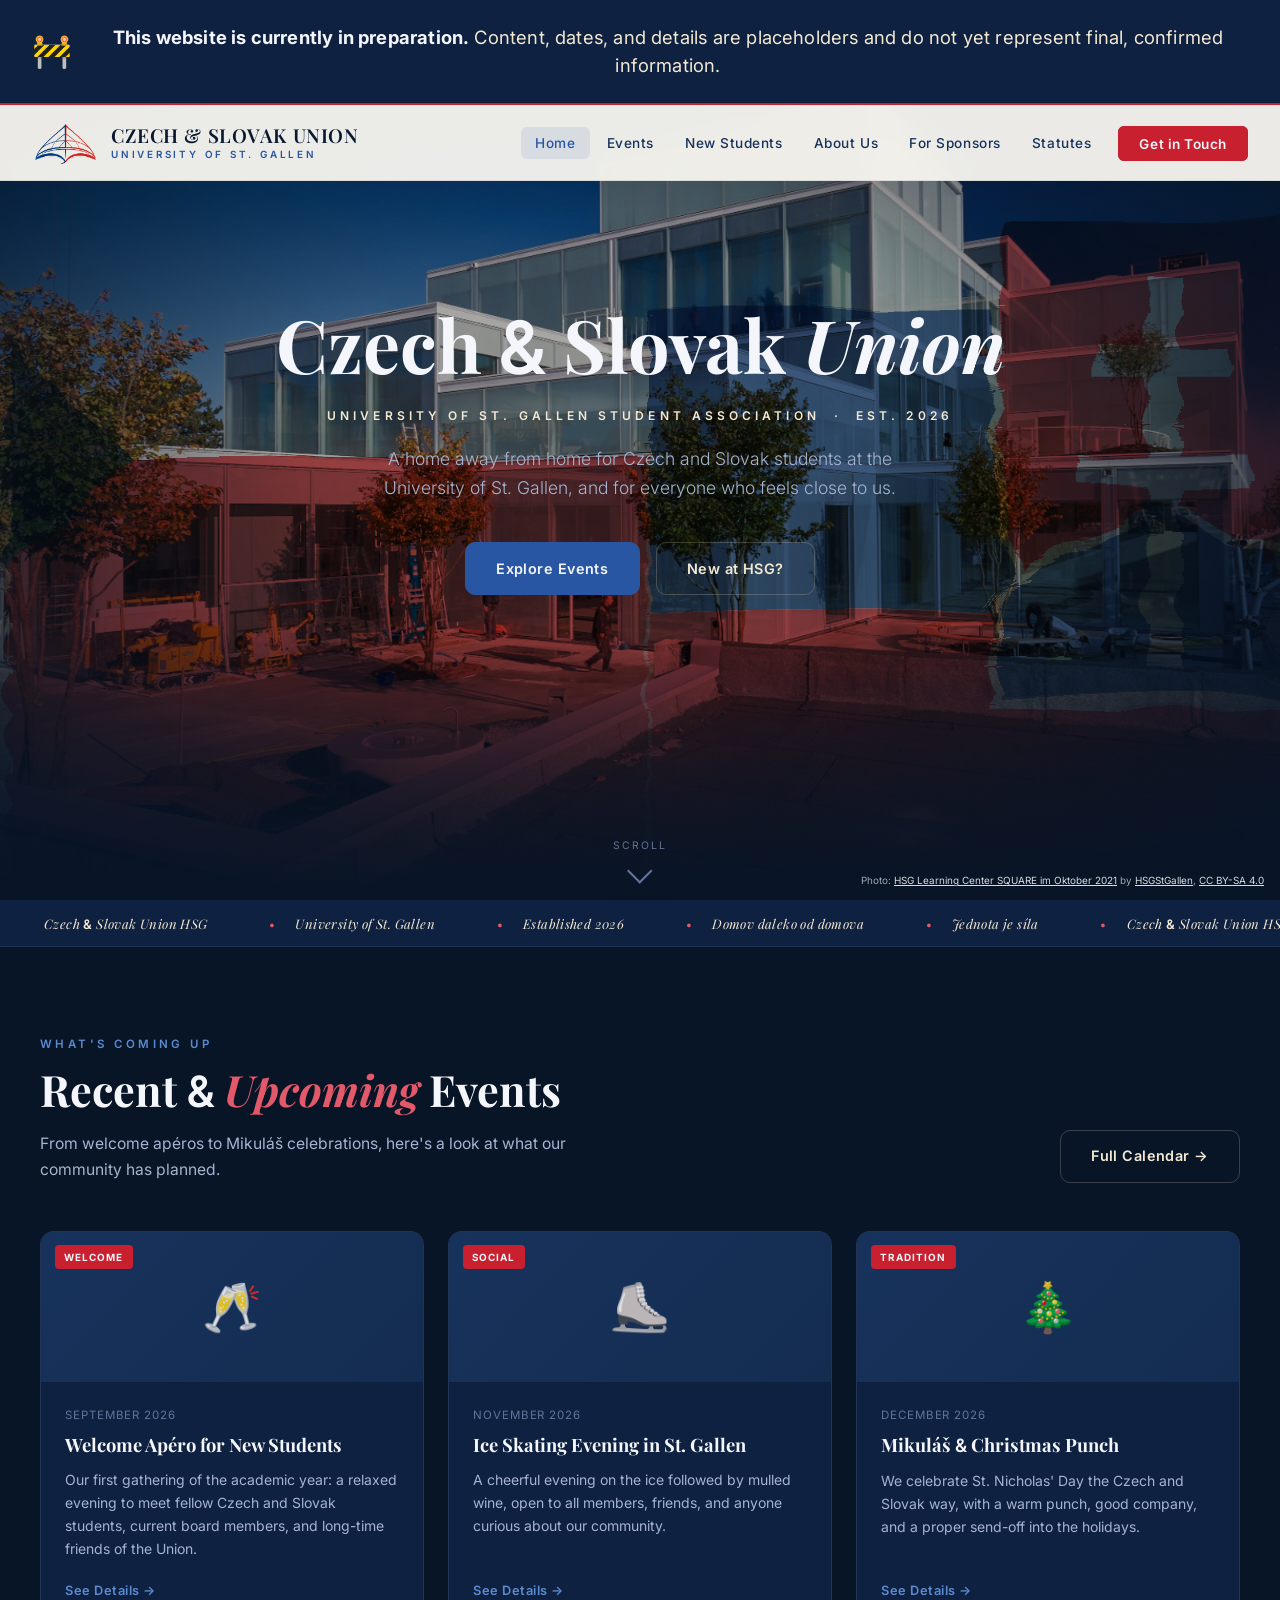
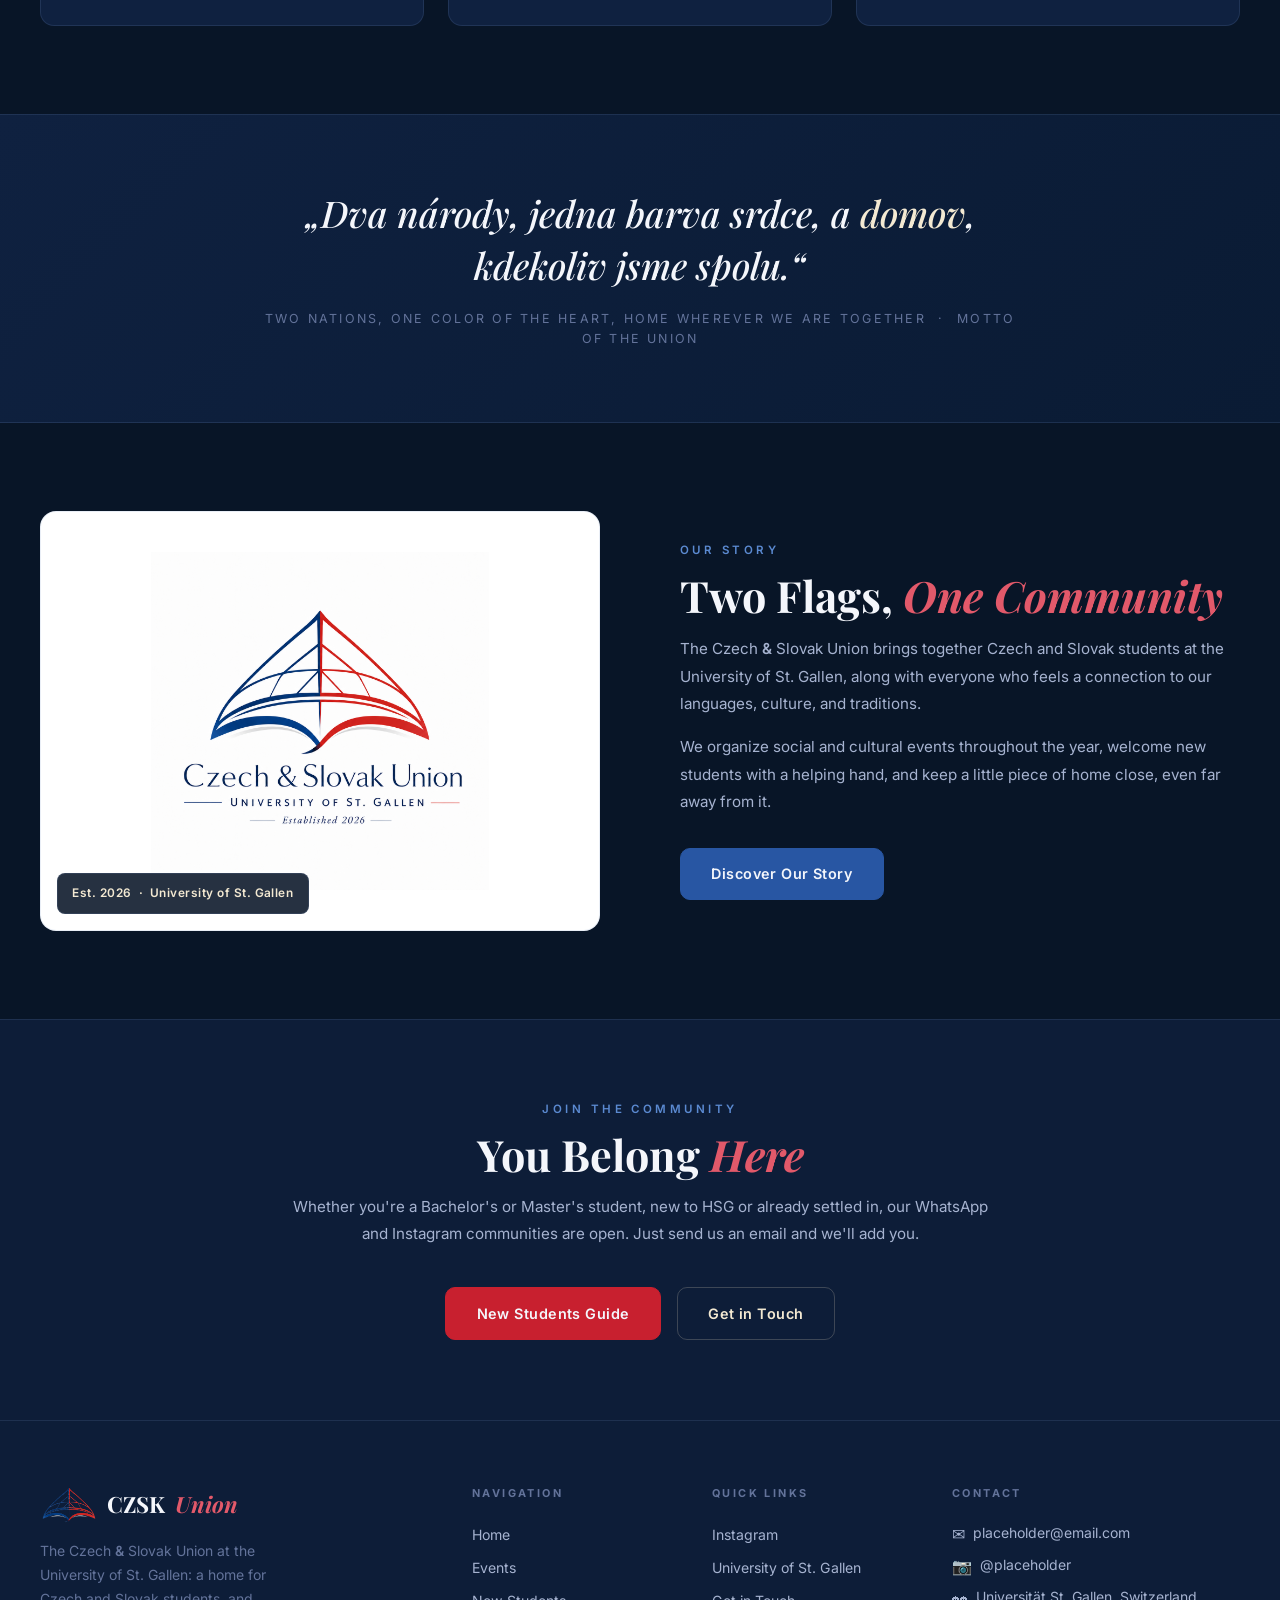
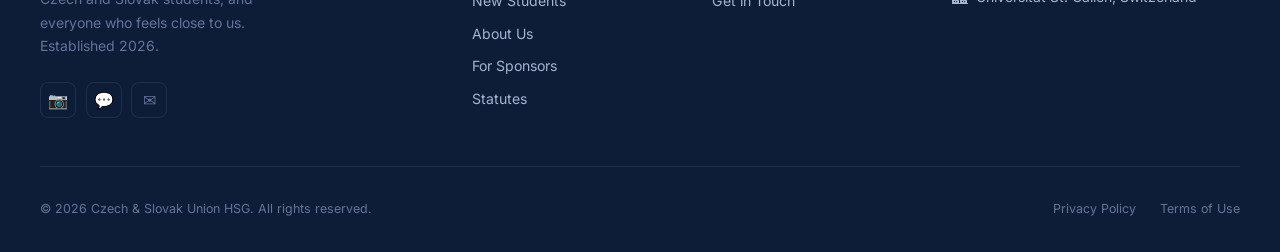
<file: index.html>
<!DOCTYPE html>
<html lang="en">
<head>
  <meta charset="UTF-8" />
  <meta name="viewport" content="width=device-width, initial-scale=1.0" />
  <title>Czech &amp; Slovak Union &middot; University of St. Gallen</title>
  <meta name="description" content="The Czech & Slovak Union is the student association for Czech and Slovak students at the University of St. Gallen (HSG)." />
  <link rel="icon" href="assets/czech_slovak_union_dome_transparent_FavIcon.png" type="image/png" />
  <link rel="stylesheet" href="css/style.css?v=4" />
</head>
<body class="page-home">

  <!-- IN-PREPARATION NOTICE -->
  <div class="top-notice" id="top-notice">
    <span class="notice-icon">🚧</span>
    <p><strong>This website is currently in preparation.</strong> Content, dates, and details are placeholders and do not yet represent final, confirmed information.</p>
  </div>

  <!-- NAV -->
  <nav class="nav">
    <a href="index.html" class="nav-logo">
      <img src="assets/czech_slovak_union_dome_transparent_FavIcon.png" alt="Czech & Slovak Union Logo" onerror="this.style.display='none'" />
      <span class="nav-logo-text" style="white-space:nowrap;">CZECH &amp; SLOVAK UNION<span>University of St. Gallen</span></span>
    </a>
    <ul class="nav-links" id="nav-links">
      <li class="nav-mobile-header">
        <button class="nav-close" aria-label="Close menu">&#x2715;</button>
        <a href="index.html" class="nav-mobile-brand">
          <img src="assets/czech_slovak_union_dome_transparent_FavIcon.png" alt="Logo" onerror="this.style.display='none'" />
          <span class="nav-mobile-brand-text">CZECH &amp; SLOVAK UNION<span>University of St. Gallen</span></span>
        </a>
        <p class="nav-mobile-slogan">Domov daleko od domova.</p>
      </li>
      <li><a class="nav-link" href="index.html" data-page="index.html">Home</a></li>
      <li><a class="nav-link" href="events.html" data-page="events.html">Events</a></li>
      <li><a class="nav-link" href="new-students.html" data-page="new-students.html">New Students</a></li>
      <li><a class="nav-link" href="about.html" data-page="about.html">About Us</a></li>
      <li><a class="nav-link" href="shop.html" data-page="shop.html">For Sponsors</a></li>
      <li><a class="nav-link" href="statutes.html" data-page="statutes.html">Statutes</a></li>
      <li><a class="nav-cta" href="contact.html" data-page="contact.html">Get in Touch</a></li>
    </ul>
    <button class="nav-toggle" id="nav-toggle" aria-label="Menu">
      <span></span><span></span><span></span>
    </button>
  </nav>

  <!-- HERO -->
  <section class="hero" style="margin-top: 0; padding-top: 0;">
    <div class="hero-bg-fallback"></div>

    <div class="hero-photo">
      <img src="assets/hsg-learning-center.jpg" alt="The HSG Learning Center SQUARE building at the University of St. Gallen" />
    </div>

    <!-- Shared SVG filter that gives the flag tint its gentle waving-in-the-wind ripple -->
    <svg width="0" height="0" style="position:absolute;">
      <filter id="flagWave" x="-20%" y="-20%" width="140%" height="140%">
        <feTurbulence type="turbulence" numOctaves="1" baseFrequency="0.003 0.02" seed="7" result="noise">
          <animate attributeName="baseFrequency" dur="10s" values="0.003 0.02;0.004 0.026;0.003 0.02" repeatCount="indefinite" />
        </feTurbulence>
        <feDisplacementMap in="SourceGraphic" in2="noise" scale="26" xChannelSelector="R" yChannelSelector="A" />
      </filter>
    </svg>

    <!-- Czech (left) & Slovak (right) flag colors, tinted over the photo and gently waving -->
    <div class="hero-flag-tint" aria-hidden="true">
      <svg viewBox="0 0 1600 700" preserveAspectRatio="xMidYMid slice" xmlns="http://www.w3.org/2000/svg">
        <!-- Czech flag, left half -->
        <rect x="0" y="0" width="800" height="350" fill="#ffffff"/>
        <rect x="0" y="350" width="800" height="350" fill="#d7141a"/>
        <path d="M0,0 L400,350 L0,700 Z" fill="#11457e"/>
        <!-- divider -->
        <rect x="797" y="0" width="6" height="700" fill="#ffffff" opacity="0.4"/>
        <!-- Slovak flag, right half -->
        <rect x="800" y="0" width="800" height="233" fill="#ffffff"/>
        <rect x="800" y="233" width="800" height="234" fill="#0b4ea2"/>
        <rect x="800" y="467" width="800" height="233" fill="#ee1c25"/>
        <g transform="translate(1070,160)">
          <path d="M0,0 H260 V180 C260,300 200,360 130,380 C60,360 0,300 0,180 Z" fill="#ee1c25" stroke="#ffffff" stroke-width="7"/>
          <path d="M0,380 C0,300 20,258 65,258 C90,258 100,228 130,228 C160,228 170,258 195,258 C240,258 260,300 260,380 Z" fill="#0b4ea2" stroke="#ffffff" stroke-width="7"/>
          <rect x="117" y="50" width="26" height="300" fill="#ffffff"/>
          <rect x="78" y="102" width="104" height="24" fill="#ffffff"/>
          <rect x="62" y="188" width="136" height="24" fill="#ffffff"/>
        </g>
      </svg>
    </div>

    <div class="hero-vignette"></div>
    <div class="hero-bottom-fade"></div>

    <p class="hero-credit">
      Photo: <a href="https://commons.wikimedia.org/wiki/File:HSG_Learning_Center_SQUARE_im_Oktober_2021.jpg" target="_blank" rel="noopener">HSG Learning Center SQUARE im Oktober 2021</a>
      by <a href="https://commons.wikimedia.org/wiki/User:HSGStGallen" target="_blank" rel="noopener">HSGStGallen</a>,
      <a href="https://creativecommons.org/licenses/by-sa/4.0/" target="_blank" rel="noopener">CC BY-SA 4.0</a>
    </p>

    <div class="hero-content">
      <h1 class="hero-title" style="color:var(--white);">Czech <span class="amp" style="color:var(--white);">&amp;</span> Slovak <span style="font-style:italic;">Union</span></h1>
      <p class="hero-eyebrow">University of St. Gallen Student Association &nbsp;&middot;&nbsp; Est. 2026</p>
      <p class="hero-sub">
        A home away from home for Czech and Slovak students at the University of St. Gallen, and for everyone who feels close to us.
      </p>
      <div class="hero-ctas">
        <a href="events.html" class="btn btn-primary">Explore Events</a>
        <a href="new-students.html" class="btn btn-outline">New at HSG?</a>
      </div>
    </div>

    <div class="hero-scroll">
      <span>Scroll</span>
      <div class="arrow"></div>
    </div>
  </section>

  <!-- TICKER -->
  <div class="ticker-wrap">
    <div class="ticker">
      <span class="ticker-item">Czech <span class="amp">&amp;</span> Slovak Union HSG</span>
      <span class="ticker-item">University of St. Gallen</span>
      <span class="ticker-item">Established 2026</span>
      <span class="ticker-item">Domov daleko od domova</span>
      <span class="ticker-item">Jednota je síla</span>
      <span class="ticker-item">Czech <span class="amp">&amp;</span> Slovak Union HSG</span>
      <span class="ticker-item">University of St. Gallen</span>
      <span class="ticker-item">Established 2026</span>
      <span class="ticker-item">Domov daleko od domova</span>
      <span class="ticker-item">Jednota je síla</span>
    </div>
  </div>

  <!-- RECENT EVENTS -->
  <section class="section">
    <div class="section-inner">
      <div class="section-header-row reveal">
        <div>
          <p class="section-label">What's Coming Up</p>
          <h2 class="section-title">Recent <span class="amp">&amp;</span> <span class="accent">Upcoming</span> Events</h2>
          <p class="section-desc">From welcome apéros to Mikuláš celebrations, here's a look at what our community has planned.</p>
        </div>
        <a href="events.html" class="btn btn-outline" style="flex-shrink:0;">Full Calendar &rarr;</a>
      </div>

      <div class="event-grid">

        <article class="event-card">
          <div class="event-img-wrap">
            <span class="event-tag">Welcome</span>
            <span class="event-img-placeholder">🥂</span>
          </div>
          <div class="event-body">
            <p class="event-date">September 2026</p>
            <h3 class="event-title">Welcome Apéro for New Students</h3>
            <p class="event-excerpt">
              Our first gathering of the academic year: a relaxed evening to meet fellow Czech and Slovak students, current board members, and long-time friends of the Union.
            </p>
            <a href="events.html" class="event-read-more">See Details &rarr;</a>
          </div>
        </article>

        <article class="event-card">
          <div class="event-img-wrap">
            <span class="event-tag">Social</span>
            <span class="event-img-placeholder">⛸️</span>
          </div>
          <div class="event-body">
            <p class="event-date">November 2026</p>
            <h3 class="event-title">Ice Skating Evening in St. Gallen</h3>
            <p class="event-excerpt">
              A cheerful evening on the ice followed by mulled wine, open to all members, friends, and anyone curious about our community.
            </p>
            <a href="events.html" class="event-read-more">See Details &rarr;</a>
          </div>
        </article>

        <article class="event-card">
          <div class="event-img-wrap">
            <span class="event-tag">Tradition</span>
            <span class="event-img-placeholder">🎄</span>
          </div>
          <div class="event-body">
            <p class="event-date">December 2026</p>
            <h3 class="event-title">Mikuláš <span class="amp">&amp;</span> Christmas Punch</h3>
            <p class="event-excerpt">
              We celebrate St. Nicholas' Day the Czech and Slovak way, with a warm punch, good company, and a proper send-off into the holidays.
            </p>
            <a href="events.html" class="event-read-more">See Details &rarr;</a>
          </div>
        </article>

      </div>
    </div>
  </section>

  <!-- QUOTE BAND -->
  <div class="highlight-band">
    <div class="inner reveal">
      <p class="big-quote">
        &bdquo;Dva národy, jedna barva srdce, a <span class="mark">domov</span>, kdekoliv jsme spolu.&ldquo;
      </p>
      <p class="attribution">Two nations, one color of the heart, home wherever we are together &nbsp;&middot;&nbsp; Motto of the Union</p>
    </div>
  </div>

  <!-- ABOUT TEASER -->
  <section class="section">
    <div class="section-inner">
      <div class="split-grid">
        <div class="reveal-left">
          <div class="about-img-wrap on-white">
            <img src="assets/CZSKHSG%20LOGO.png" alt="Czech & Slovak Union crest"
              onerror="this.parentElement.style.background='var(--bg-3)'; this.style.display='none'" />
            <div class="about-img-badge">Est. 2026 &nbsp;&middot;&nbsp; University of St. Gallen</div>
          </div>
        </div>
        <div class="reveal-right">
          <p class="section-label">Our Story</p>
          <h2 class="section-title">Two Flags, <span class="accent">One Community</span></h2>
          <p style="font-size:0.95rem; color:var(--gray-light); line-height:1.8; margin-bottom:1rem;">
            The Czech <span class="amp">&amp;</span> Slovak Union brings together Czech and Slovak students at the University of St. Gallen, along with everyone who feels a connection to our languages, culture, and traditions.
          </p>
          <p style="font-size:0.95rem; color:var(--gray-light); line-height:1.8; margin-bottom:2rem;">
            We organize social and cultural events throughout the year, welcome new students with a helping hand, and keep a little piece of home close, even far away from it.
          </p>
          <a href="about.html" class="btn btn-primary">Discover Our Story</a>
        </div>
      </div>
    </div>
  </section>

  <!-- JOIN / COMMUNITY CTA -->
  <section style="padding: 5rem 2rem; background: var(--bg-2); border-top: 1px solid var(--border);">
    <div style="max-width: 720px; margin: 0 auto; text-align: center;" class="reveal">
      <p class="section-label">Join the Community</p>
      <h2 class="section-title">You Belong <span class="accent">Here</span></h2>
      <p style="font-size:0.95rem; color:var(--gray-light); margin-bottom:2.5rem; line-height:1.75;">
        Whether you're a Bachelor's or Master's student, new to HSG or already settled in, our WhatsApp and Instagram communities are open. Just send us an email and we'll add you.
      </p>
      <div style="display:flex; gap:1rem; justify-content:center; flex-wrap:wrap;">
        <a href="new-students.html" class="btn btn-red">New Students Guide</a>
        <a href="contact.html" class="btn btn-outline">Get in Touch</a>
      </div>
    </div>
  </section>

  
  <!-- FOOTER -->
  <footer class="footer">
    <div class="footer-top">
      <div>
        <div class="footer-brand-name">
          <img src="assets/czech_slovak_union_dome_transparent_FavIcon.png" alt="Logo" onerror="this.style.display='none'" />
          CZSK <span>Union</span>
        </div>
        <p class="footer-tagline">The Czech <span class="amp">&amp;</span> Slovak Union at the University of St. Gallen: a home for Czech and Slovak students, and everyone who feels close to us. Established 2026.</p>
        <div class="footer-socials">
          <a href="https://instagram.com/czskhsg" target="_blank" rel="noopener" class="social-icon" title="Instagram">&#128247;</a>
          <a href="contact.html" class="social-icon" title="WhatsApp">&#128172;</a>
          <a href="mailto:info@czskhsg.ch" class="social-icon" title="Email">&#9993;</a>
        </div>
      </div>
      <div class="footer-col">
        <h4>Navigation</h4>
        <div class="footer-links">
          <a href="index.html" class="footer-link">Home</a>
          <a href="events.html" class="footer-link">Events</a>
          <a href="new-students.html" class="footer-link">New Students</a>
          <a href="about.html" class="footer-link">About Us</a>
          <a href="shop.html" class="footer-link">For Sponsors</a>
          <a href="statutes.html" class="footer-link">Statutes</a>
        </div>
      </div>
      <div class="footer-col">
        <h4>Quick Links</h4>
        <div class="footer-links">
          <a href="https://instagram.com/czskhsg" target="_blank" class="footer-link">Instagram</a>
          <a href="https://www.unisg.ch" target="_blank" class="footer-link">University of St. Gallen</a>
          <a href="contact.html" class="footer-link">Get in Touch</a>
        </div>
      </div>
      <div class="footer-col">
        <h4>Contact</h4>
        <div class="footer-contact-item"><span class="contact-icon">&#9993;</span> placeholder@email.com</div>
        <div class="footer-contact-item"><span class="contact-icon">&#128247;</span> @placeholder</div>
        <div class="footer-contact-item"><span class="contact-icon">&#127960;</span> Universität St. Gallen, Switzerland</div>
      </div>
    </div>
    <div class="footer-bottom">
      <p class="footer-copy">&copy; 2026 Czech &amp; Slovak Union HSG. All rights reserved.</p>
      <div class="footer-legal">
        <a href="privacy.html">Privacy Policy</a>
        <a href="terms.html">Terms of Use</a>
      </div>
    </div>
  </footer>

  <script src="js/app.js"></script>
</body>
</html>
</file>
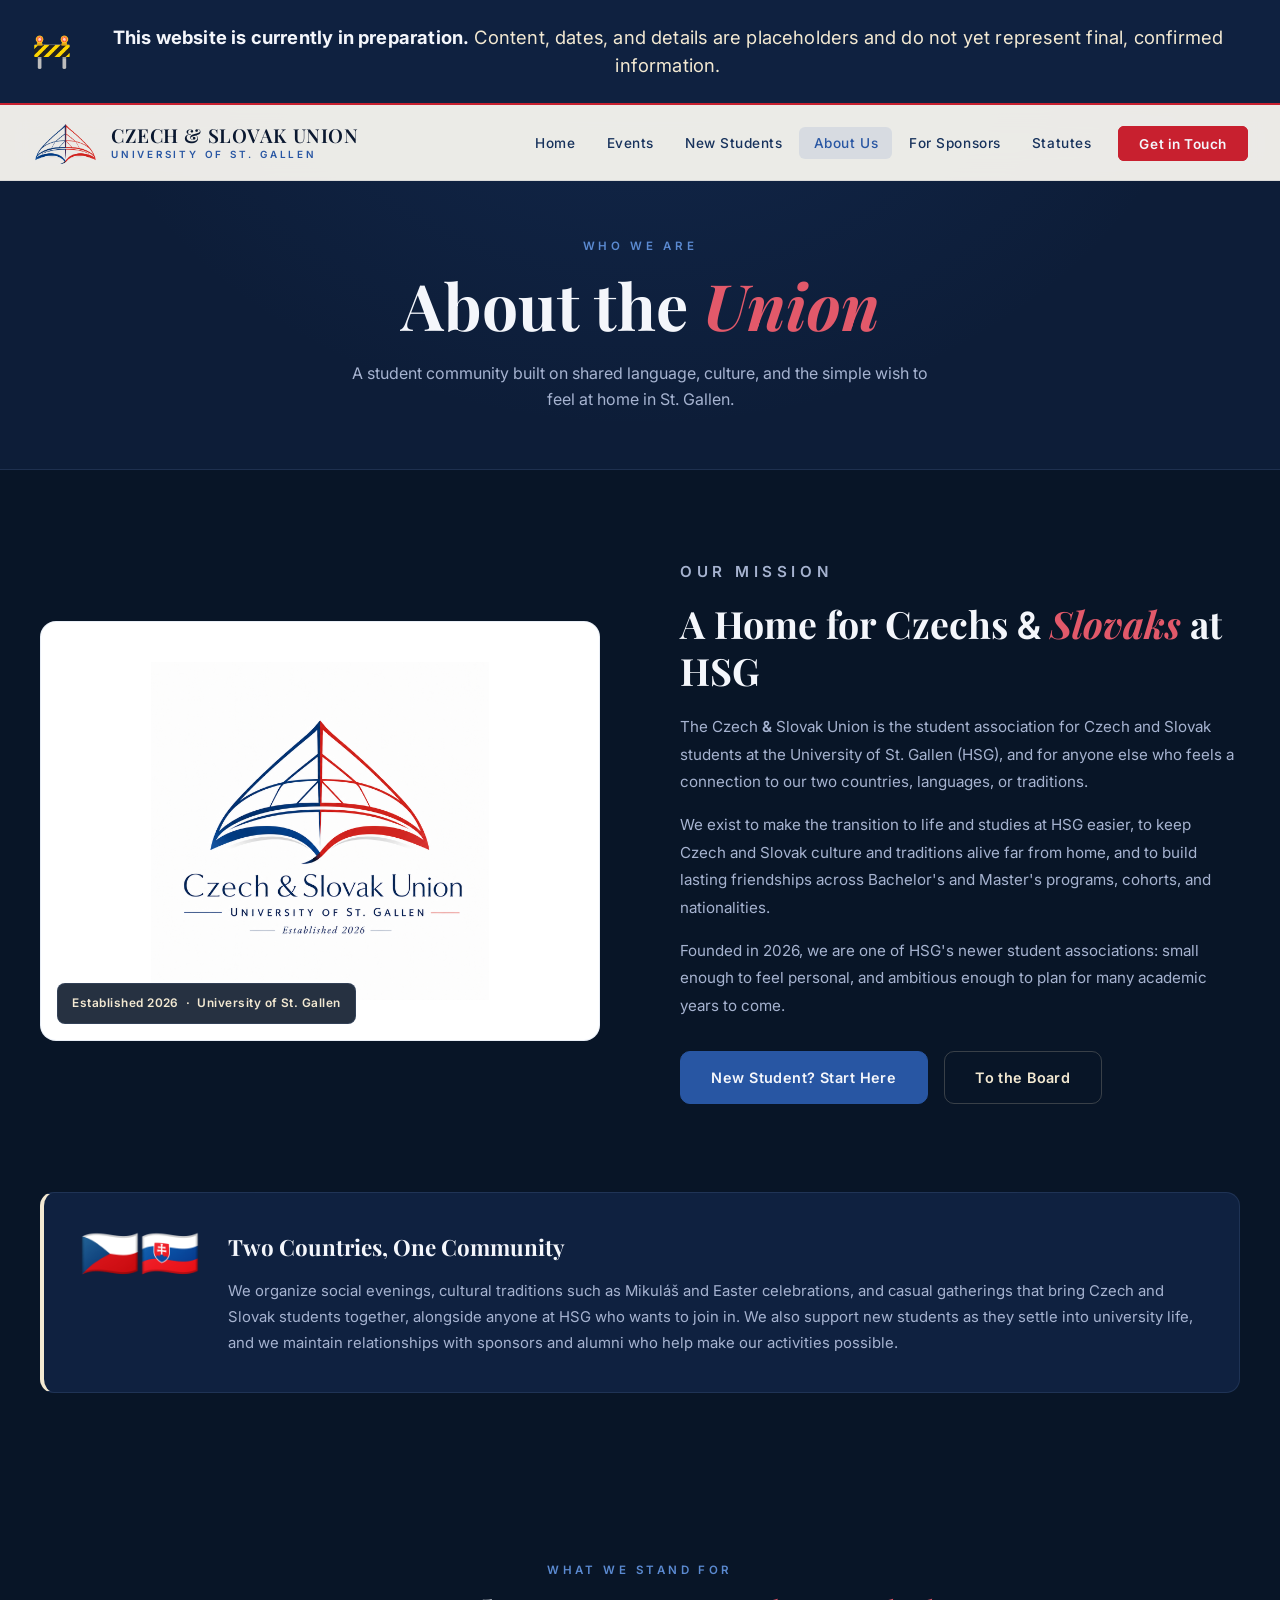
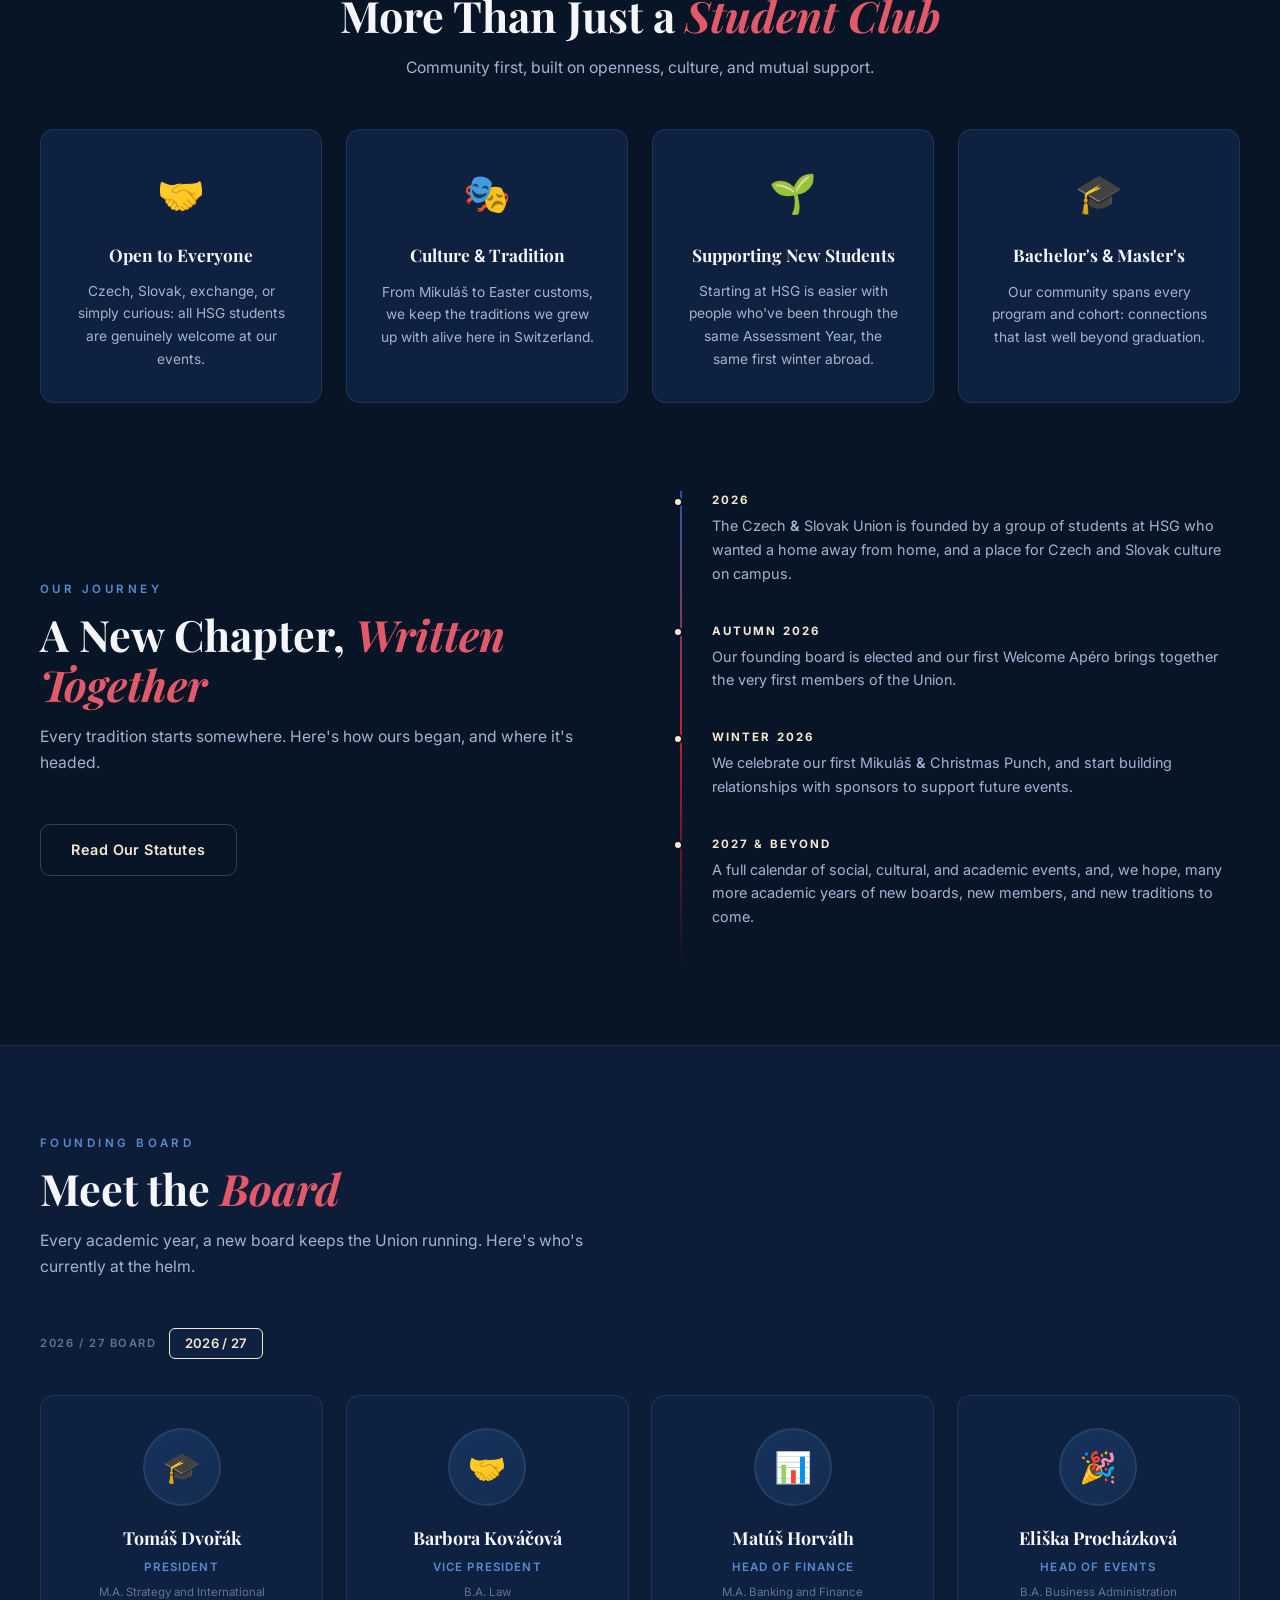
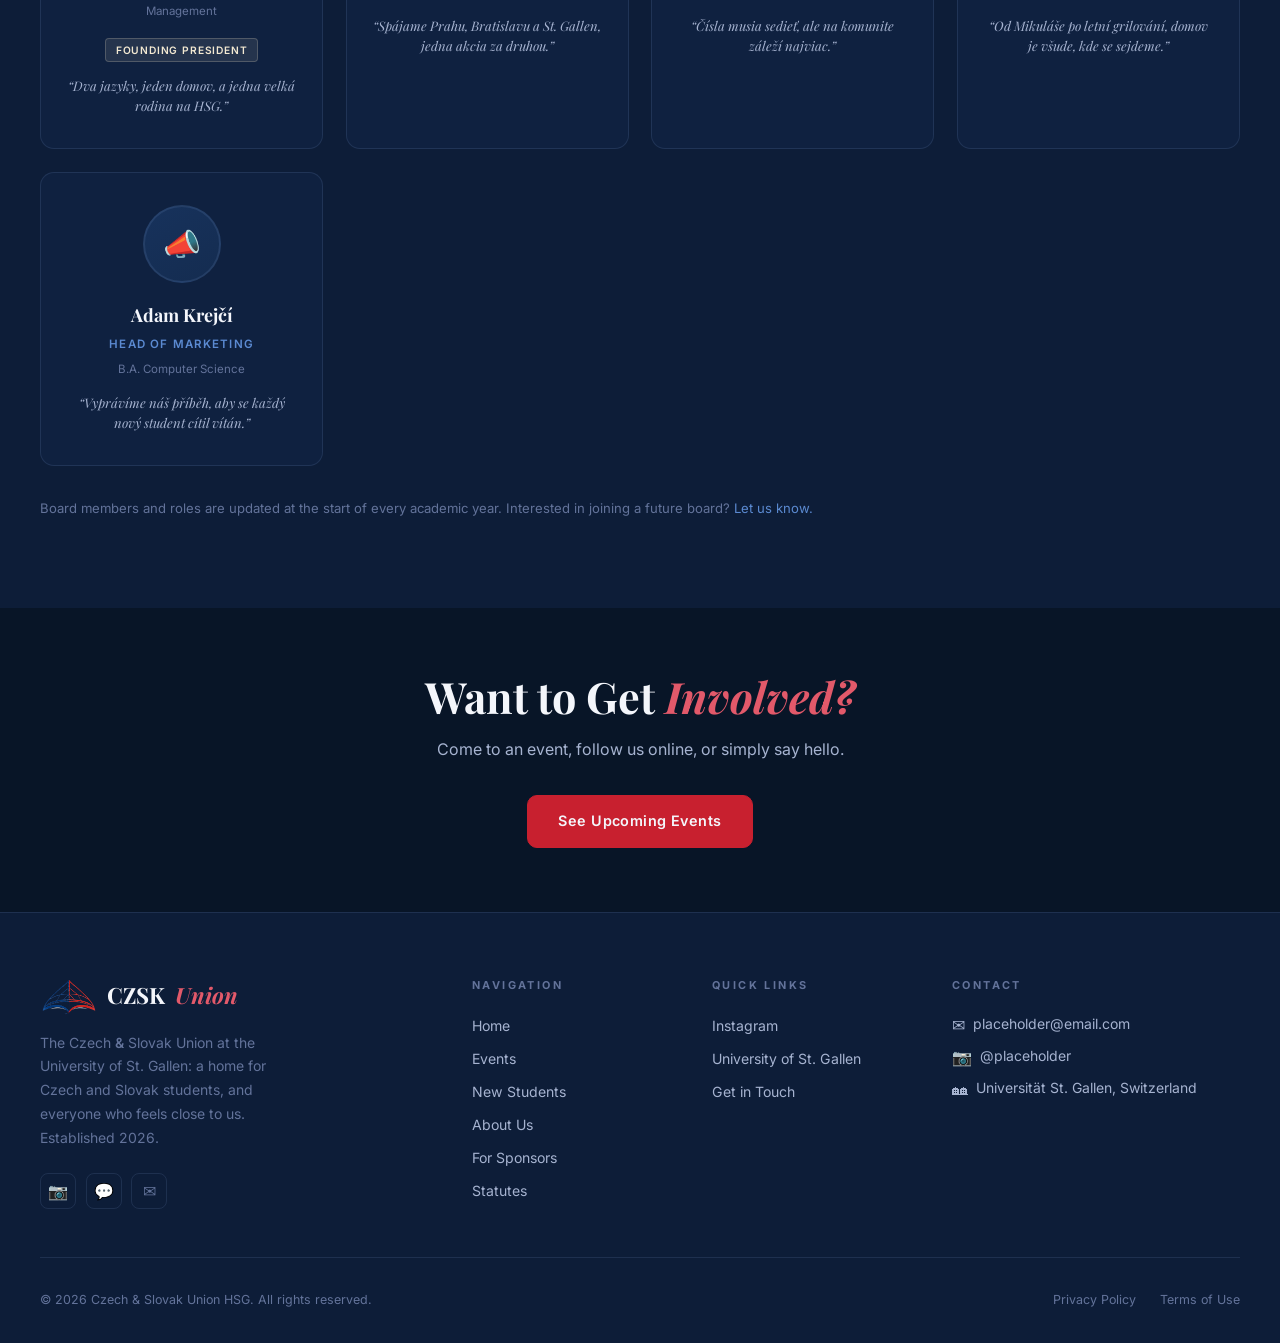
<file: about.html>
<!DOCTYPE html>
<html lang="en">
<head>
  <meta charset="UTF-8" />
  <meta name="viewport" content="width=device-width, initial-scale=1.0" />
  <title>About Us &middot; Czech &amp; Slovak Union HSG</title>
  <meta name="description" content="Learn about the Czech & Slovak Union at the University of St. Gallen and meet the board." />
  <link rel="icon" href="assets/czech_slovak_union_dome_transparent_FavIcon.png" type="image/png" />
  <link rel="stylesheet" href="css/style.css?v=4" />
</head>
<body class="page-about">

  <!-- IN-PREPARATION NOTICE -->
  <div class="top-notice" id="top-notice">
    <span class="notice-icon">🚧</span>
    <p><strong>This website is currently in preparation.</strong> Content, dates, and details are placeholders and do not yet represent final, confirmed information.</p>
  </div>

  
  <!-- NAV -->
  <nav class="nav">
    <a href="index.html" class="nav-logo">
      <img src="assets/czech_slovak_union_dome_transparent_FavIcon.png" alt="Czech & Slovak Union Logo" onerror="this.style.display='none'" />
      <span class="nav-logo-text" style="white-space:nowrap;">CZECH &amp; SLOVAK UNION<span>University of St. Gallen</span></span>
    </a>
    <ul class="nav-links" id="nav-links">
      <li class="nav-mobile-header">
        <button class="nav-close" aria-label="Close menu">&#x2715;</button>
        <a href="index.html" class="nav-mobile-brand">
          <img src="assets/czech_slovak_union_dome_transparent_FavIcon.png" alt="Logo" onerror="this.style.display='none'" />
          <span class="nav-mobile-brand-text">CZECH &amp; SLOVAK UNION<span>University of St. Gallen</span></span>
        </a>
        <p class="nav-mobile-slogan">Domov daleko od domova.</p>
      </li>
      <li><a class="nav-link" href="index.html" data-page="index.html">Home</a></li>
      <li><a class="nav-link" href="events.html" data-page="events.html">Events</a></li>
      <li><a class="nav-link" href="new-students.html" data-page="new-students.html">New Students</a></li>
      <li><a class="nav-link" href="about.html" data-page="about.html">About Us</a></li>
      <li><a class="nav-link" href="shop.html" data-page="shop.html">For Sponsors</a></li>
      <li><a class="nav-link" href="statutes.html" data-page="statutes.html">Statutes</a></li>
      <li><a class="nav-cta" href="contact.html" data-page="contact.html">Get in Touch</a></li>
    </ul>
    <button class="nav-toggle" id="nav-toggle" aria-label="Menu">
      <span></span><span></span><span></span>
    </button>
  </nav>

  <!-- PAGE HERO -->
  <div class="page-hero">
    <div class="inner">
      <p class="page-hero-label">Who We Are</p>
      <h1 class="page-hero-title">About the <span class="accent">Union</span></h1>
      <p class="page-hero-sub">A student community built on shared language, culture, and the simple wish to feel at home in St. Gallen.</p>
    </div>
  </div>

  <!-- ABOUT -->
  <section class="section">
    <div class="section-inner">
      <div class="split-grid">
        <div class="reveal-left">
          <div class="about-img-wrap on-white">
            <img src="assets/CZSKHSG%20LOGO.png" alt="Czech & Slovak Union crest"
              onerror="this.parentElement.style.background='var(--bg-3)'; this.style.display='none'" />
            <div class="about-img-badge">Established 2026 &nbsp;&middot;&nbsp; University of St. Gallen</div>
          </div>
        </div>
        <div class="about-text reveal-right">
          <p class="section-label">Our Mission</p>
          <h2>A Home for Czechs <span class="amp">&amp;</span> <span class="accent">Slovaks</span> at HSG</h2>
          <p>
            The Czech <span class="amp">&amp;</span> Slovak Union is the student association for Czech and Slovak students at the University of St. Gallen (HSG), and for anyone else who feels a connection to our two countries, languages, or traditions.
          </p>
          <p>
            We exist to make the transition to life and studies at HSG easier, to keep Czech and Slovak culture and traditions alive far from home, and to build lasting friendships across Bachelor's and Master's programs, cohorts, and nationalities.
          </p>
          <p>
            Founded in 2026, we are one of HSG's newer student associations: small enough to feel personal, and ambitious enough to plan for many academic years to come.
          </p>
          <div style="margin-top:2rem; display:flex; gap:1rem; flex-wrap:wrap;">
            <a href="new-students.html" class="btn btn-primary">New Student? Start Here</a>
            <a href="#board" class="btn btn-outline">To the Board</a>
          </div>
        </div>
      </div>
    </div>
  </section>

  <!-- WHAT WE DO -->
  <section style="padding: 0 2rem 5rem;">
    <div class="section-inner">
      <div class="info-card reveal">
        <div class="info-icon">🇨🇿🇸🇰</div>
        <div>
          <h3>Two Countries, One Community</h3>
          <p>
            We organize social evenings, cultural traditions such as Mikuláš and Easter celebrations, and casual gatherings that bring Czech and Slovak students together, alongside anyone at HSG who wants to join in. We also support new students as they settle into university life, and we maintain relationships with sponsors and alumni who help make our activities possible.
          </p>
        </div>
      </div>
    </div>
  </section>

  <!-- VALUES -->
  <section class="section">
    <div class="section-inner">
      <div style="text-align:center; max-width:700px; margin:0 auto 3rem;" class="reveal">
        <p class="section-label">What We Stand For</p>
        <h2 class="section-title">More Than Just a <span class="accent">Student Club</span></h2>
        <p class="section-desc" style="margin: 0 auto;">Community first, built on openness, culture, and mutual support.</p>
      </div>
      <div style="display:grid; grid-template-columns:repeat(auto-fit, minmax(230px,1fr)); gap:1.5rem;">

        <div class="value-card reveal">
          <div class="value-icon">🤝</div>
          <h3>Open to Everyone</h3>
          <p>Czech, Slovak, exchange, or simply curious: all HSG students are genuinely welcome at our events.</p>
        </div>

        <div class="value-card reveal" style="transition-delay:0.1s;">
          <div class="value-icon">🎭</div>
          <h3>Culture <span class="amp">&amp;</span> Tradition</h3>
          <p>From Mikuláš to Easter customs, we keep the traditions we grew up with alive here in Switzerland.</p>
        </div>

        <div class="value-card reveal" style="transition-delay:0.2s;">
          <div class="value-icon">🌱</div>
          <h3>Supporting New Students</h3>
          <p>Starting at HSG is easier with people who've been through the same Assessment Year, the same first winter abroad.</p>
        </div>

        <div class="value-card reveal" style="transition-delay:0.3s;">
          <div class="value-icon">🎓</div>
          <h3>Bachelor's <span class="amp">&amp;</span> Master's</h3>
          <p>Our community spans every program and cohort: connections that last well beyond graduation.</p>
        </div>

      </div>
    </div>
  </section>

  <!-- TIMELINE -->
  <section style="padding: 0 2rem 5rem;">
    <div class="section-inner">
      <div class="split-grid">
        <div class="reveal-left">
          <p class="section-label">Our Journey</p>
          <h2 class="section-title">A New Chapter, <span class="accent">Written Together</span></h2>
          <p class="section-desc">Every tradition starts somewhere. Here's how ours began, and where it's headed.</p>
          <a href="statutes.html" class="btn btn-outline">Read Our Statutes</a>
        </div>
        <div class="timeline reveal-right">
          <div class="tl-item">
            <p class="tl-year">2026</p>
            <p class="tl-text">The Czech <span class="amp">&amp;</span> Slovak Union is founded by a group of students at HSG who wanted a home away from home, and a place for Czech and Slovak culture on campus.</p>
          </div>
          <div class="tl-item">
            <p class="tl-year">Autumn 2026</p>
            <p class="tl-text">Our founding board is elected and our first Welcome Apéro brings together the very first members of the Union.</p>
          </div>
          <div class="tl-item">
            <p class="tl-year">Winter 2026</p>
            <p class="tl-text">We celebrate our first Mikuláš <span class="amp">&amp;</span> Christmas Punch, and start building relationships with sponsors to support future events.</p>
          </div>
          <div class="tl-item">
            <p class="tl-year">2027 <span class="amp">&amp;</span> Beyond</p>
            <p class="tl-text">A full calendar of social, cultural, and academic events, and, we hope, many more academic years of new boards, new members, and new traditions to come.</p>
          </div>
        </div>
      </div>
    </div>
  </section>

  <!-- BOARD -->
  <section id="board" class="section" style="background:var(--bg-2); border-top:1px solid var(--border); scroll-margin-top:var(--nav-h);">
    <div class="section-inner">

      <div class="reveal" style="margin-bottom:1.5rem;">
        <p class="section-label" id="season-hero-label-wrap">Founding Board</p>
        <h2 class="section-title">Meet the <span class="accent">Board</span></h2>
        <p class="section-desc">Every academic year, a new board keeps the Union running. Here's who's currently at the helm.</p>
      </div>

      <!-- Season picker (ready for future academic years) -->
      <div class="season-picker reveal">
        <span class="season-picker-label" id="season-hero-label">2026 / 27 Board</span>
        <button class="season-btn active" data-season="26-27">2026 / 27</button>
      </div>

      <div class="board-grid"><!-- populated by js/app.js --></div>

      <p class="reveal" style="font-size:0.82rem; color:var(--gray); margin-top:2rem;">
        Board members and roles are updated at the start of every academic year. Interested in joining a future board? <a href="contact.html" style="color:var(--blue-light);">Let us know.</a>
      </p>
    </div>
  </section>

  <!-- CTA -->
  <section style="padding:4rem 2rem; text-align:center;">
    <div class="reveal" style="max-width:600px; margin:0 auto;">
      <h2 class="section-title">Want to Get <span class="accent">Involved?</span></h2>
      <p style="color:var(--gray-light); margin-bottom:2rem;">Come to an event, follow us online, or simply say hello.</p>
      <a href="events.html" class="btn btn-red">See Upcoming Events</a>
    </div>
  </section>

  <!-- FOOTER -->
  <footer class="footer">
    <div class="footer-top">
      <div>
        <div class="footer-brand-name">
          <img src="assets/czech_slovak_union_dome_transparent_FavIcon.png" alt="Logo" onerror="this.style.display='none'" />
          CZSK <span>Union</span>
        </div>
        <p class="footer-tagline">The Czech <span class="amp">&amp;</span> Slovak Union at the University of St. Gallen: a home for Czech and Slovak students, and everyone who feels close to us. Established 2026.</p>
        <div class="footer-socials">
          <a href="https://instagram.com/czskhsg" target="_blank" rel="noopener" class="social-icon" title="Instagram">&#128247;</a>
          <a href="contact.html" class="social-icon" title="WhatsApp">&#128172;</a>
          <a href="mailto:info@czskhsg.ch" class="social-icon" title="Email">&#9993;</a>
        </div>
      </div>
      <div class="footer-col">
        <h4>Navigation</h4>
        <div class="footer-links">
          <a href="index.html" class="footer-link">Home</a>
          <a href="events.html" class="footer-link">Events</a>
          <a href="new-students.html" class="footer-link">New Students</a>
          <a href="about.html" class="footer-link">About Us</a>
          <a href="shop.html" class="footer-link">For Sponsors</a>
          <a href="statutes.html" class="footer-link">Statutes</a>
        </div>
      </div>
      <div class="footer-col">
        <h4>Quick Links</h4>
        <div class="footer-links">
          <a href="https://instagram.com/czskhsg" target="_blank" class="footer-link">Instagram</a>
          <a href="https://www.unisg.ch" target="_blank" class="footer-link">University of St. Gallen</a>
          <a href="contact.html" class="footer-link">Get in Touch</a>
        </div>
      </div>
      <div class="footer-col">
        <h4>Contact</h4>
        <div class="footer-contact-item"><span class="contact-icon">&#9993;</span> placeholder@email.com</div>
        <div class="footer-contact-item"><span class="contact-icon">&#128247;</span> @placeholder</div>
        <div class="footer-contact-item"><span class="contact-icon">&#127960;</span> Universität St. Gallen, Switzerland</div>
      </div>
    </div>
    <div class="footer-bottom">
      <p class="footer-copy">&copy; 2026 Czech &amp; Slovak Union HSG. All rights reserved.</p>
      <div class="footer-legal">
        <a href="privacy.html">Privacy Policy</a>
        <a href="terms.html">Terms of Use</a>
      </div>
    </div>
  </footer>

  <script src="js/app.js"></script>
</body>
</html>
</file>
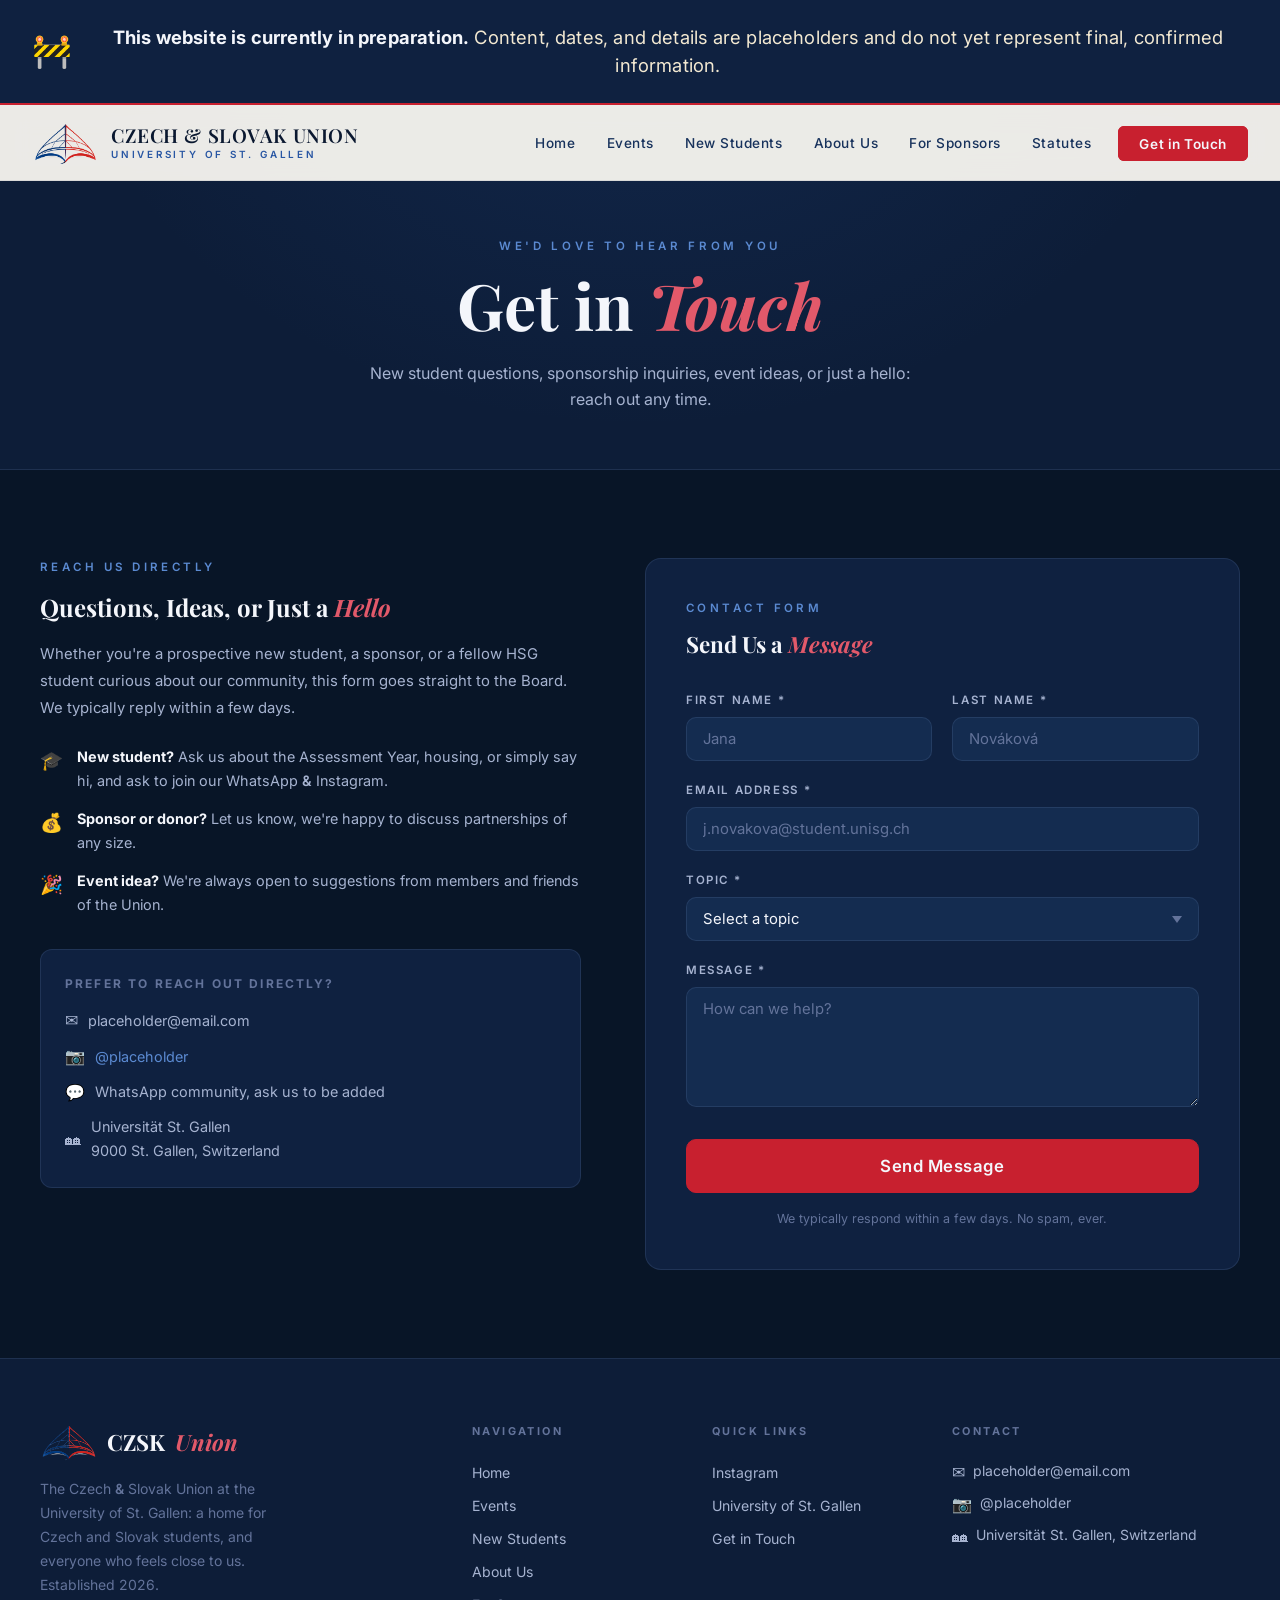
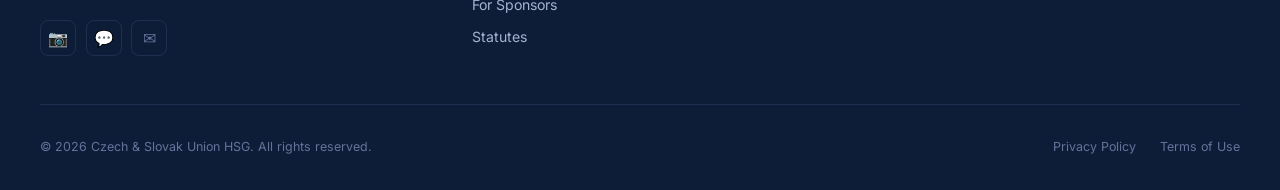
<file: contact.html>
<!DOCTYPE html>
<html lang="en">
<head>
  <meta charset="UTF-8" />
  <meta name="viewport" content="width=device-width, initial-scale=1.0" />
  <title>Get in Touch &middot; Czech &amp; Slovak Union HSG</title>
  <meta name="description" content="Contact the Czech & Slovak Union at the University of St. Gallen." />
  <link rel="icon" href="assets/czech_slovak_union_dome_transparent_FavIcon.png" type="image/png" />
  <link rel="stylesheet" href="css/style.css?v=4" />
</head>
<body class="page-contact">

  <!-- IN-PREPARATION NOTICE -->
  <div class="top-notice" id="top-notice">
    <span class="notice-icon">🚧</span>
    <p><strong>This website is currently in preparation.</strong> Content, dates, and details are placeholders and do not yet represent final, confirmed information.</p>
  </div>

  <!-- NAV -->
  <nav class="nav">
    <a href="index.html" class="nav-logo">
      <img src="assets/czech_slovak_union_dome_transparent_FavIcon.png" alt="Czech & Slovak Union Logo" onerror="this.style.display='none'" />
      <span class="nav-logo-text" style="white-space:nowrap;">CZECH &amp; SLOVAK UNION<span>University of St. Gallen</span></span>
    </a>
    <ul class="nav-links" id="nav-links">
      <li class="nav-mobile-header">
        <button class="nav-close" aria-label="Close menu">&#x2715;</button>
        <a href="index.html" class="nav-mobile-brand">
          <img src="assets/czech_slovak_union_dome_transparent_FavIcon.png" alt="Logo" onerror="this.style.display='none'" />
          <span class="nav-mobile-brand-text">CZECH &amp; SLOVAK UNION<span>University of St. Gallen</span></span>
        </a>
        <p class="nav-mobile-slogan">Domov daleko od domova.</p>
      </li>
      <li><a class="nav-link" href="index.html" data-page="index.html">Home</a></li>
      <li><a class="nav-link" href="events.html" data-page="events.html">Events</a></li>
      <li><a class="nav-link" href="new-students.html" data-page="new-students.html">New Students</a></li>
      <li><a class="nav-link" href="about.html" data-page="about.html">About Us</a></li>
      <li><a class="nav-link" href="shop.html" data-page="shop.html">For Sponsors</a></li>
      <li><a class="nav-link" href="statutes.html" data-page="statutes.html">Statutes</a></li>
      <li><a class="nav-cta" href="contact.html" data-page="contact.html">Get in Touch</a></li>
    </ul>
    <button class="nav-toggle" id="nav-toggle" aria-label="Menu">
      <span></span><span></span><span></span>
    </button>
  </nav>

  <!-- PAGE HERO -->
  <div class="page-hero">
    <div class="inner">
      <p class="page-hero-label">We'd Love to Hear From You</p>
      <h1 class="page-hero-title">Get in <span class="accent">Touch</span></h1>
      <p class="page-hero-sub">New student questions, sponsorship inquiries, event ideas, or just a hello: reach out any time.</p>
    </div>
  </div>

  <!-- FORM + INFO -->
  <section class="section">
    <div class="section-inner">

      <!-- Success message (shown after submit, if the demo endpoint is used) -->
      <div id="success-msg">
        <div class="success-msg-inner">
          <span class="success-icon">&#9993;</span>
          <h3>Message <span style="color:var(--red-light); font-style:italic;">Sent!</span></h3>
          <p style="margin-top:0.5rem; margin-bottom:2rem;">Thank you for reaching out. We'll get back to you as soon as possible.<br>In the meantime, follow us on Instagram for updates.</p>
          <div style="display:flex; gap:1rem; justify-content:center; flex-wrap:wrap;">
            <a href="https://instagram.com/czskhsg" target="_blank" class="btn btn-primary">Follow @placeholder</a>
            <a href="events.html" class="btn btn-outline">See Upcoming Events</a>
          </div>
        </div>
      </div>

      <!-- Main grid -->
      <div class="join-grid" id="contact-content" style="display:grid; grid-template-columns:1fr 1.1fr; gap:4rem; align-items:start;">

        <!-- LEFT: Info -->
        <div class="reveal-left">
          <p class="section-label">Reach Us Directly</p>
          <h3 style="font-family:var(--font-h); font-size:1.5rem; font-weight:700; margin-bottom:0.85rem;">
            Questions, Ideas, or Just a <span style="color:var(--red-light); font-style:italic;">Hello</span>
          </h3>
          <p style="font-size:0.93rem; color:var(--gray-light); line-height:1.8; margin-bottom:1.5rem;">
            Whether you're a prospective new student, a sponsor, or a fellow HSG student curious about our community, this form goes straight to the Board. We typically reply within a few days.
          </p>

          <div style="display:flex; flex-direction:column; gap:0.9rem; margin-bottom:2rem;">
            <div style="display:flex; align-items:flex-start; gap:0.85rem; font-size:0.9rem; color:var(--gray-light);">
              <span style="font-size:1.15rem;">🎓</span>
              <span><strong style="color:var(--white);">New student?</strong> Ask us about the Assessment Year, housing, or simply say hi, and ask to join our WhatsApp <span class="amp">&amp;</span> Instagram.</span>
            </div>
            <div style="display:flex; align-items:flex-start; gap:0.85rem; font-size:0.9rem; color:var(--gray-light);">
              <span style="font-size:1.15rem;">💰</span>
              <span><strong style="color:var(--white);">Sponsor or donor?</strong> Let us know, we're happy to discuss partnerships of any size.</span>
            </div>
            <div style="display:flex; align-items:flex-start; gap:0.85rem; font-size:0.9rem; color:var(--gray-light);">
              <span style="font-size:1.15rem;">🎉</span>
              <span><strong style="color:var(--white);">Event idea?</strong> We're always open to suggestions from members and friends of the Union.</span>
            </div>
          </div>

          <!-- Contact block -->
          <div class="contact-block">
            <h4>Prefer to reach out directly?</h4>
            <div class="contact-item">
              <span class="contact-icon">&#9993;</span>
              <span>placeholder@email.com</span>
            </div>
            <div class="contact-item">
              <span class="contact-icon">&#128247;</span>
              <a href="https://instagram.com/czskhsg" target="_blank" style="color:var(--blue-light);">@placeholder</a>
            </div>
            <div class="contact-item">
              <span class="contact-icon">&#128172;</span>
              <span>WhatsApp community, ask us to be added</span>
            </div>
            <div class="contact-item">
              <span class="contact-icon">&#127960;</span>
              <span>Universität St. Gallen<br>9000 St. Gallen, Switzerland</span>
            </div>
          </div>
        </div>

        <!-- RIGHT: Form -->
        <div class="reveal-right">
          <div class="form-card">
            <p class="section-label" style="margin-bottom:0.5rem;">Contact Form</p>
            <h3 style="font-family:var(--font-h); font-size:1.4rem; font-weight:700; margin-bottom:1.75rem;">
              Send Us a <span style="color:var(--red-light); font-style:italic;">Message</span>
            </h3>

            <!--
              Formspree integration: replace YOUR_FORM_ID below with the
              Union's real Formspree endpoint (https://formspree.io/f/XXXXXXX).
              Once configured, the form posts directly to Formspree, no
              further code changes are required.
            -->
            <form id="contact-form" action="https://formspree.io/f/YOUR_FORM_ID" method="POST" novalidate>

              <div class="form-row">
                <div class="form-group">
                  <label class="form-label" for="c-fname">First Name *</label>
                  <input class="form-control" type="text" id="c-fname" name="firstName" placeholder="Jana" required />
                </div>
                <div class="form-group">
                  <label class="form-label" for="c-lname">Last Name *</label>
                  <input class="form-control" type="text" id="c-lname" name="lastName" placeholder="Nováková" required />
                </div>
              </div>

              <div class="form-group">
                <label class="form-label" for="c-email">Email Address *</label>
                <input class="form-control" type="email" id="c-email" name="email" placeholder="j.novakova@student.unisg.ch" required />
              </div>

              <div class="form-group">
                <label class="form-label" for="c-topic">Topic *</label>
                <select class="form-control" id="c-topic" name="topic" required>
                  <option value="" disabled selected>Select a topic</option>
                  <option>New Student Question</option>
                  <option>Sponsorship / Donation</option>
                  <option>Event Idea</option>
                  <option>Join WhatsApp / Instagram</option>
                  <option>Press / Other</option>
                </select>
              </div>

              <div class="form-group">
                <label class="form-label" for="c-message">Message *</label>
                <textarea class="form-control" id="c-message" name="message" placeholder="How can we help?" required></textarea>
              </div>

              <div style="margin-top:1.5rem;">
                <button type="submit" class="btn btn-red" style="width:100%; font-size:1.05rem; padding:1rem; text-align:center; justify-content:center;">
                  Send Message
                </button>
              </div>

              <p style="font-size:0.78rem; color:var(--gray); margin-top:1rem; text-align:center;">
                We typically respond within a few days. No spam, ever.
              </p>

            </form>
          </div>
        </div>

      </div>
    </div>
  </section>

  <!-- FOOTER -->
  <footer class="footer">
    <div class="footer-top">
      <div>
        <div class="footer-brand-name">
          <img src="assets/czech_slovak_union_dome_transparent_FavIcon.png" alt="Logo" onerror="this.style.display='none'" />
          CZSK <span>Union</span>
        </div>
        <p class="footer-tagline">The Czech <span class="amp">&amp;</span> Slovak Union at the University of St. Gallen: a home for Czech and Slovak students, and everyone who feels close to us. Established 2026.</p>
        <div class="footer-socials">
          <a href="https://instagram.com/czskhsg" target="_blank" rel="noopener" class="social-icon" title="Instagram">&#128247;</a>
          <a href="contact.html" class="social-icon" title="WhatsApp">&#128172;</a>
          <a href="mailto:info@czskhsg.ch" class="social-icon" title="Email">&#9993;</a>
        </div>
      </div>
      <div class="footer-col">
        <h4>Navigation</h4>
        <div class="footer-links">
          <a href="index.html" class="footer-link">Home</a>
          <a href="events.html" class="footer-link">Events</a>
          <a href="new-students.html" class="footer-link">New Students</a>
          <a href="about.html" class="footer-link">About Us</a>
          <a href="shop.html" class="footer-link">For Sponsors</a>
          <a href="statutes.html" class="footer-link">Statutes</a>
        </div>
      </div>
      <div class="footer-col">
        <h4>Quick Links</h4>
        <div class="footer-links">
          <a href="https://instagram.com/czskhsg" target="_blank" class="footer-link">Instagram</a>
          <a href="https://www.unisg.ch" target="_blank" class="footer-link">University of St. Gallen</a>
          <a href="contact.html" class="footer-link">Get in Touch</a>
        </div>
      </div>
      <div class="footer-col">
        <h4>Contact</h4>
        <div class="footer-contact-item"><span class="contact-icon">&#9993;</span> placeholder@email.com</div>
        <div class="footer-contact-item"><span class="contact-icon">&#128247;</span> @placeholder</div>
        <div class="footer-contact-item"><span class="contact-icon">&#127960;</span> Universität St. Gallen, Switzerland</div>
      </div>
    </div>
    <div class="footer-bottom">
      <p class="footer-copy">&copy; 2026 Czech &amp; Slovak Union HSG. All rights reserved.</p>
      <div class="footer-legal">
        <a href="privacy.html">Privacy Policy</a>
        <a href="terms.html">Terms of Use</a>
      </div>
    </div>
  </footer>

  <script src="js/app.js"></script>
</body>
</html>
</file>
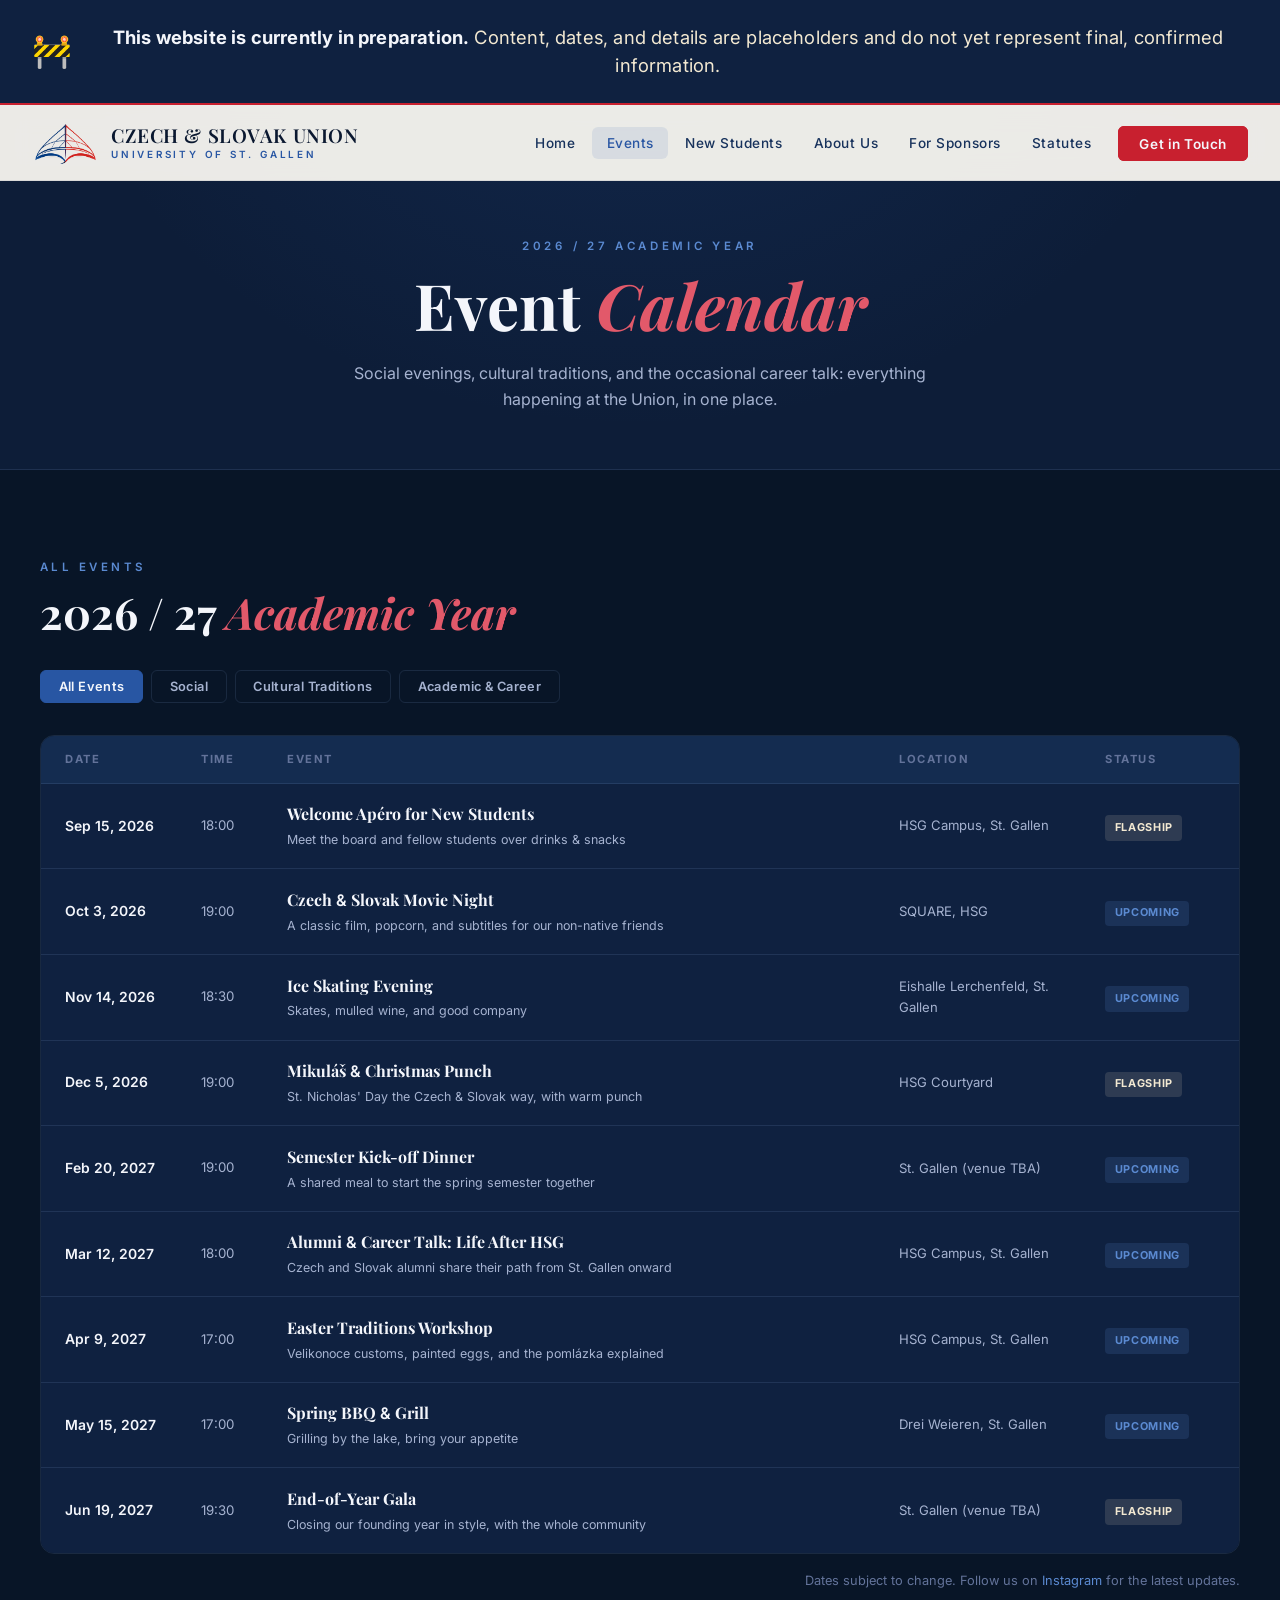
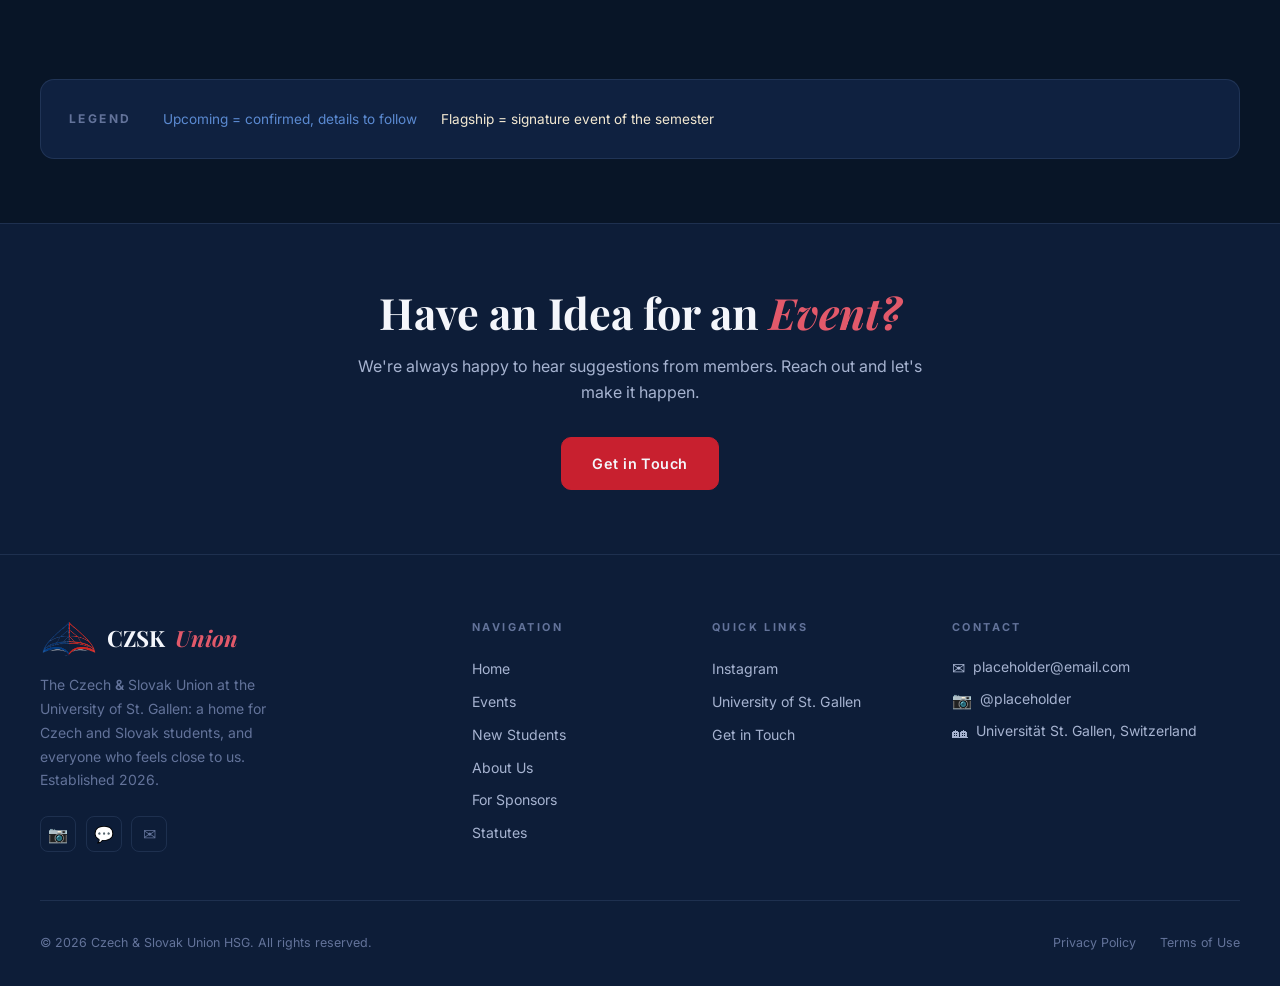
<file: events.html>
<!DOCTYPE html>
<html lang="en">
<head>
  <meta charset="UTF-8" />
  <meta name="viewport" content="width=device-width, initial-scale=1.0" />
  <title>Events &middot; Czech &amp; Slovak Union HSG</title>
  <meta name="description" content="Upcoming events organized by the Czech & Slovak Union at the University of St. Gallen." />
  <link rel="icon" href="assets/czech_slovak_union_dome_transparent_FavIcon.png" type="image/png" />
  <link rel="stylesheet" href="css/style.css?v=4" />
</head>
<body class="page-events">

  <!-- IN-PREPARATION NOTICE -->
  <div class="top-notice" id="top-notice">
    <span class="notice-icon">🚧</span>
    <p><strong>This website is currently in preparation.</strong> Content, dates, and details are placeholders and do not yet represent final, confirmed information.</p>
  </div>

  <!-- NAV -->
  <nav class="nav">
    <a href="index.html" class="nav-logo">
      <img src="assets/czech_slovak_union_dome_transparent_FavIcon.png" alt="Czech & Slovak Union Logo" onerror="this.style.display='none'" />
      <span class="nav-logo-text" style="white-space:nowrap;">CZECH &amp; SLOVAK UNION<span>University of St. Gallen</span></span>
    </a>
    <ul class="nav-links" id="nav-links">
      <li class="nav-mobile-header">
        <button class="nav-close" aria-label="Close menu">&#x2715;</button>
        <a href="index.html" class="nav-mobile-brand">
          <img src="assets/czech_slovak_union_dome_transparent_FavIcon.png" alt="Logo" onerror="this.style.display='none'" />
          <span class="nav-mobile-brand-text">CZECH &amp; SLOVAK UNION<span>University of St. Gallen</span></span>
        </a>
        <p class="nav-mobile-slogan">Domov daleko od domova.</p>
      </li>
      <li><a class="nav-link" href="index.html" data-page="index.html">Home</a></li>
      <li><a class="nav-link" href="events.html" data-page="events.html">Events</a></li>
      <li><a class="nav-link" href="new-students.html" data-page="new-students.html">New Students</a></li>
      <li><a class="nav-link" href="about.html" data-page="about.html">About Us</a></li>
      <li><a class="nav-link" href="shop.html" data-page="shop.html">For Sponsors</a></li>
      <li><a class="nav-link" href="statutes.html" data-page="statutes.html">Statutes</a></li>
      <li><a class="nav-cta" href="contact.html" data-page="contact.html">Get in Touch</a></li>
    </ul>
    <button class="nav-toggle" id="nav-toggle" aria-label="Menu">
      <span></span><span></span><span></span>
    </button>
  </nav>

  <!-- PAGE HERO -->
  <div class="page-hero">
    <div class="inner">
      <p class="page-hero-label">2026 / 27 Academic Year</p>
      <h1 class="page-hero-title">Event <span class="accent">Calendar</span></h1>
      <p class="page-hero-sub">Social evenings, cultural traditions, and the occasional career talk: everything happening at the Union, in one place.</p>
    </div>
  </div>

  <!-- EVENTS -->
  <section class="section">
    <div class="section-inner">

      <div class="reveal" style="margin-bottom:2rem;">
        <p class="section-label">All Events</p>
        <h2 class="section-title">2026 / 27 <span class="accent">Academic Year</span></h2>
      </div>

      <!-- Filter buttons -->
      <div class="cal-filter-row reveal">
        <button class="cal-filter-btn active" data-filter="all">All Events</button>
        <button class="cal-filter-btn" data-filter="social">Social</button>
        <button class="cal-filter-btn" data-filter="cultural">Cultural Traditions</button>
        <button class="cal-filter-btn" data-filter="academic">Academic &amp; Career</button>
      </div>

      <!-- Table -->
      <div class="cal-table-wrap reveal">

        <div class="cal-header">
          <span>Date</span>
          <span>Time</span>
          <span>Event</span>
          <span>Location</span>
          <span>Status</span>
        </div>

        <div class="cal-row" data-type="social">
          <div class="cal-date">Sep 15, 2026</div>
          <div class="cal-time">18:00</div>
          <div class="cal-event">Welcome Apéro for New Students
            <span class="cal-event-tag">Meet the board and fellow students over drinks &amp; snacks</span>
          </div>
          <div class="cal-venue">HSG Campus, St. Gallen</div>
          <div><span class="cal-status status-flagship">Flagship</span></div>
        </div>

        <div class="cal-row" data-type="cultural">
          <div class="cal-date">Oct 3, 2026</div>
          <div class="cal-time">19:00</div>
          <div class="cal-event">Czech <span class="amp">&amp;</span> Slovak Movie Night
            <span class="cal-event-tag">A classic film, popcorn, and subtitles for our non-native friends</span>
          </div>
          <div class="cal-venue">SQUARE, HSG</div>
          <div><span class="cal-status status-upcoming">Upcoming</span></div>
        </div>

        <div class="cal-row" data-type="social">
          <div class="cal-date">Nov 14, 2026</div>
          <div class="cal-time">18:30</div>
          <div class="cal-event">Ice Skating Evening
            <span class="cal-event-tag">Skates, mulled wine, and good company</span>
          </div>
          <div class="cal-venue">Eishalle Lerchenfeld, St. Gallen</div>
          <div><span class="cal-status status-upcoming">Upcoming</span></div>
        </div>

        <div class="cal-row" data-type="cultural">
          <div class="cal-date">Dec 5, 2026</div>
          <div class="cal-time">19:00</div>
          <div class="cal-event">Mikuláš <span class="amp">&amp;</span> Christmas Punch
            <span class="cal-event-tag">St. Nicholas' Day the Czech &amp; Slovak way, with warm punch</span>
          </div>
          <div class="cal-venue">HSG Courtyard</div>
          <div><span class="cal-status status-flagship">Flagship</span></div>
        </div>

        <div class="cal-row" data-type="social">
          <div class="cal-date">Feb 20, 2027</div>
          <div class="cal-time">19:00</div>
          <div class="cal-event">Semester Kick-off Dinner
            <span class="cal-event-tag">A shared meal to start the spring semester together</span>
          </div>
          <div class="cal-venue">St. Gallen (venue TBA)</div>
          <div><span class="cal-status status-upcoming">Upcoming</span></div>
        </div>

        <div class="cal-row" data-type="academic">
          <div class="cal-date">Mar 12, 2027</div>
          <div class="cal-time">18:00</div>
          <div class="cal-event">Alumni <span class="amp">&amp;</span> Career Talk: Life After HSG
            <span class="cal-event-tag">Czech and Slovak alumni share their path from St. Gallen onward</span>
          </div>
          <div class="cal-venue">HSG Campus, St. Gallen</div>
          <div><span class="cal-status status-upcoming">Upcoming</span></div>
        </div>

        <div class="cal-row" data-type="cultural">
          <div class="cal-date">Apr 9, 2027</div>
          <div class="cal-time">17:00</div>
          <div class="cal-event">Easter Traditions Workshop
            <span class="cal-event-tag">Velikonoce customs, painted eggs, and the pomlázka explained</span>
          </div>
          <div class="cal-venue">HSG Campus, St. Gallen</div>
          <div><span class="cal-status status-upcoming">Upcoming</span></div>
        </div>

        <div class="cal-row" data-type="social">
          <div class="cal-date">May 15, 2027</div>
          <div class="cal-time">17:00</div>
          <div class="cal-event">Spring BBQ <span class="amp">&amp;</span> Grill
            <span class="cal-event-tag">Grilling by the lake, bring your appetite</span>
          </div>
          <div class="cal-venue">Drei Weieren, St. Gallen</div>
          <div><span class="cal-status status-upcoming">Upcoming</span></div>
        </div>

        <div class="cal-row" data-type="social">
          <div class="cal-date">Jun 19, 2027</div>
          <div class="cal-time">19:30</div>
          <div class="cal-event">End-of-Year Gala
            <span class="cal-event-tag">Closing our founding year in style, with the whole community</span>
          </div>
          <div class="cal-venue">St. Gallen (venue TBA)</div>
          <div><span class="cal-status status-flagship">Flagship</span></div>
        </div>

      </div><!-- /.cal-table-wrap -->

      <p style="font-size:0.8rem; color:var(--gray); margin-top:1rem; text-align:right;">
        Dates subject to change. Follow us on <a href="https://instagram.com/czskhsg" target="_blank" style="color:var(--blue-light);">Instagram</a> for the latest updates.
      </p>

    </div>
  </section>

  <!-- LEGEND -->
  <section style="padding:0 2rem 4rem;">
    <div class="section-inner">
      <div class="reveal" style="background:var(--bg-card); border:1px solid var(--border); border-radius:14px; padding:1.75rem; display:flex; gap:2rem; flex-wrap:wrap; align-items:center;">
        <div style="font-family:var(--font-b); font-size:0.75rem; font-weight:700; letter-spacing:0.2em; text-transform:uppercase; color:var(--gray); flex-shrink:0;">Legend</div>
        <div style="display:flex; gap:1.5rem; flex-wrap:wrap;">
          <span style="font-size:0.85rem; color:var(--blue-light);">Upcoming = confirmed, details to follow</span>
          <span style="font-size:0.85rem; color:var(--cream-light);">Flagship = signature event of the semester</span>
        </div>
      </div>
    </div>
  </section>

  <!-- CTA -->
  <section style="padding:4rem 2rem; background:var(--bg-2); border-top:1px solid var(--border); text-align:center;">
    <div class="reveal" style="max-width:600px; margin:0 auto;">
      <h2 class="section-title">Have an Idea for an <span class="accent">Event?</span></h2>
      <p style="color:var(--gray-light); margin-bottom:2rem;">We're always happy to hear suggestions from members. Reach out and let's make it happen.</p>
      <a href="contact.html" class="btn btn-red">Get in Touch</a>
    </div>
  </section>

  <!-- FOOTER -->
  <footer class="footer">
    <div class="footer-top">
      <div>
        <div class="footer-brand-name">
          <img src="assets/czech_slovak_union_dome_transparent_FavIcon.png" alt="Logo" onerror="this.style.display='none'" />
          CZSK <span>Union</span>
        </div>
        <p class="footer-tagline">The Czech <span class="amp">&amp;</span> Slovak Union at the University of St. Gallen: a home for Czech and Slovak students, and everyone who feels close to us. Established 2026.</p>
        <div class="footer-socials">
          <a href="https://instagram.com/czskhsg" target="_blank" rel="noopener" class="social-icon" title="Instagram">&#128247;</a>
          <a href="contact.html" class="social-icon" title="WhatsApp">&#128172;</a>
          <a href="mailto:info@czskhsg.ch" class="social-icon" title="Email">&#9993;</a>
        </div>
      </div>
      <div class="footer-col">
        <h4>Navigation</h4>
        <div class="footer-links">
          <a href="index.html" class="footer-link">Home</a>
          <a href="events.html" class="footer-link">Events</a>
          <a href="new-students.html" class="footer-link">New Students</a>
          <a href="about.html" class="footer-link">About Us</a>
          <a href="shop.html" class="footer-link">For Sponsors</a>
          <a href="statutes.html" class="footer-link">Statutes</a>
        </div>
      </div>
      <div class="footer-col">
        <h4>Quick Links</h4>
        <div class="footer-links">
          <a href="https://instagram.com/czskhsg" target="_blank" class="footer-link">Instagram</a>
          <a href="https://www.unisg.ch" target="_blank" class="footer-link">University of St. Gallen</a>
          <a href="contact.html" class="footer-link">Get in Touch</a>
        </div>
      </div>
      <div class="footer-col">
        <h4>Contact</h4>
        <div class="footer-contact-item"><span class="contact-icon">&#9993;</span> placeholder@email.com</div>
        <div class="footer-contact-item"><span class="contact-icon">&#128247;</span> @placeholder</div>
        <div class="footer-contact-item"><span class="contact-icon">&#127960;</span> Universität St. Gallen, Switzerland</div>
      </div>
    </div>
    <div class="footer-bottom">
      <p class="footer-copy">&copy; 2026 Czech &amp; Slovak Union HSG. All rights reserved.</p>
      <div class="footer-legal">
        <a href="privacy.html">Privacy Policy</a>
        <a href="terms.html">Terms of Use</a>
      </div>
    </div>
  </footer>

  <script src="js/app.js"></script>
</body>
</html>
</file>
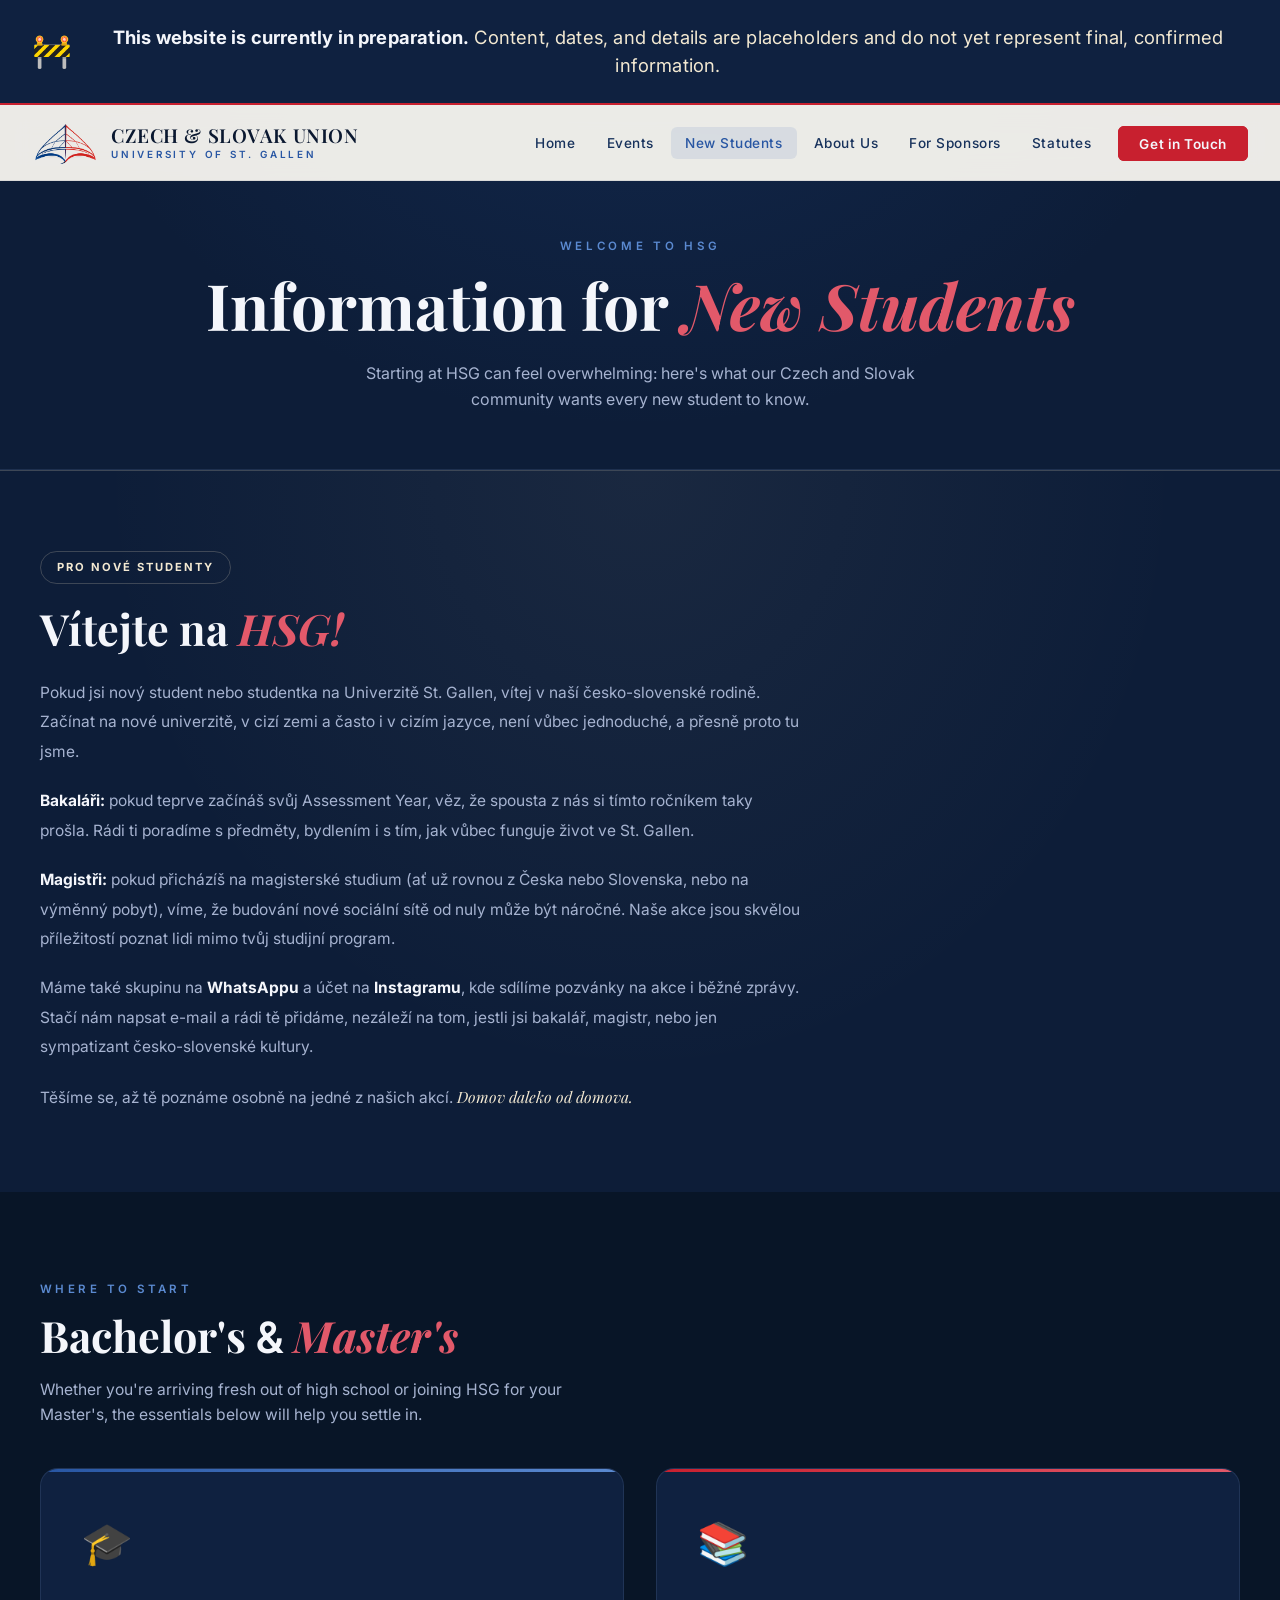
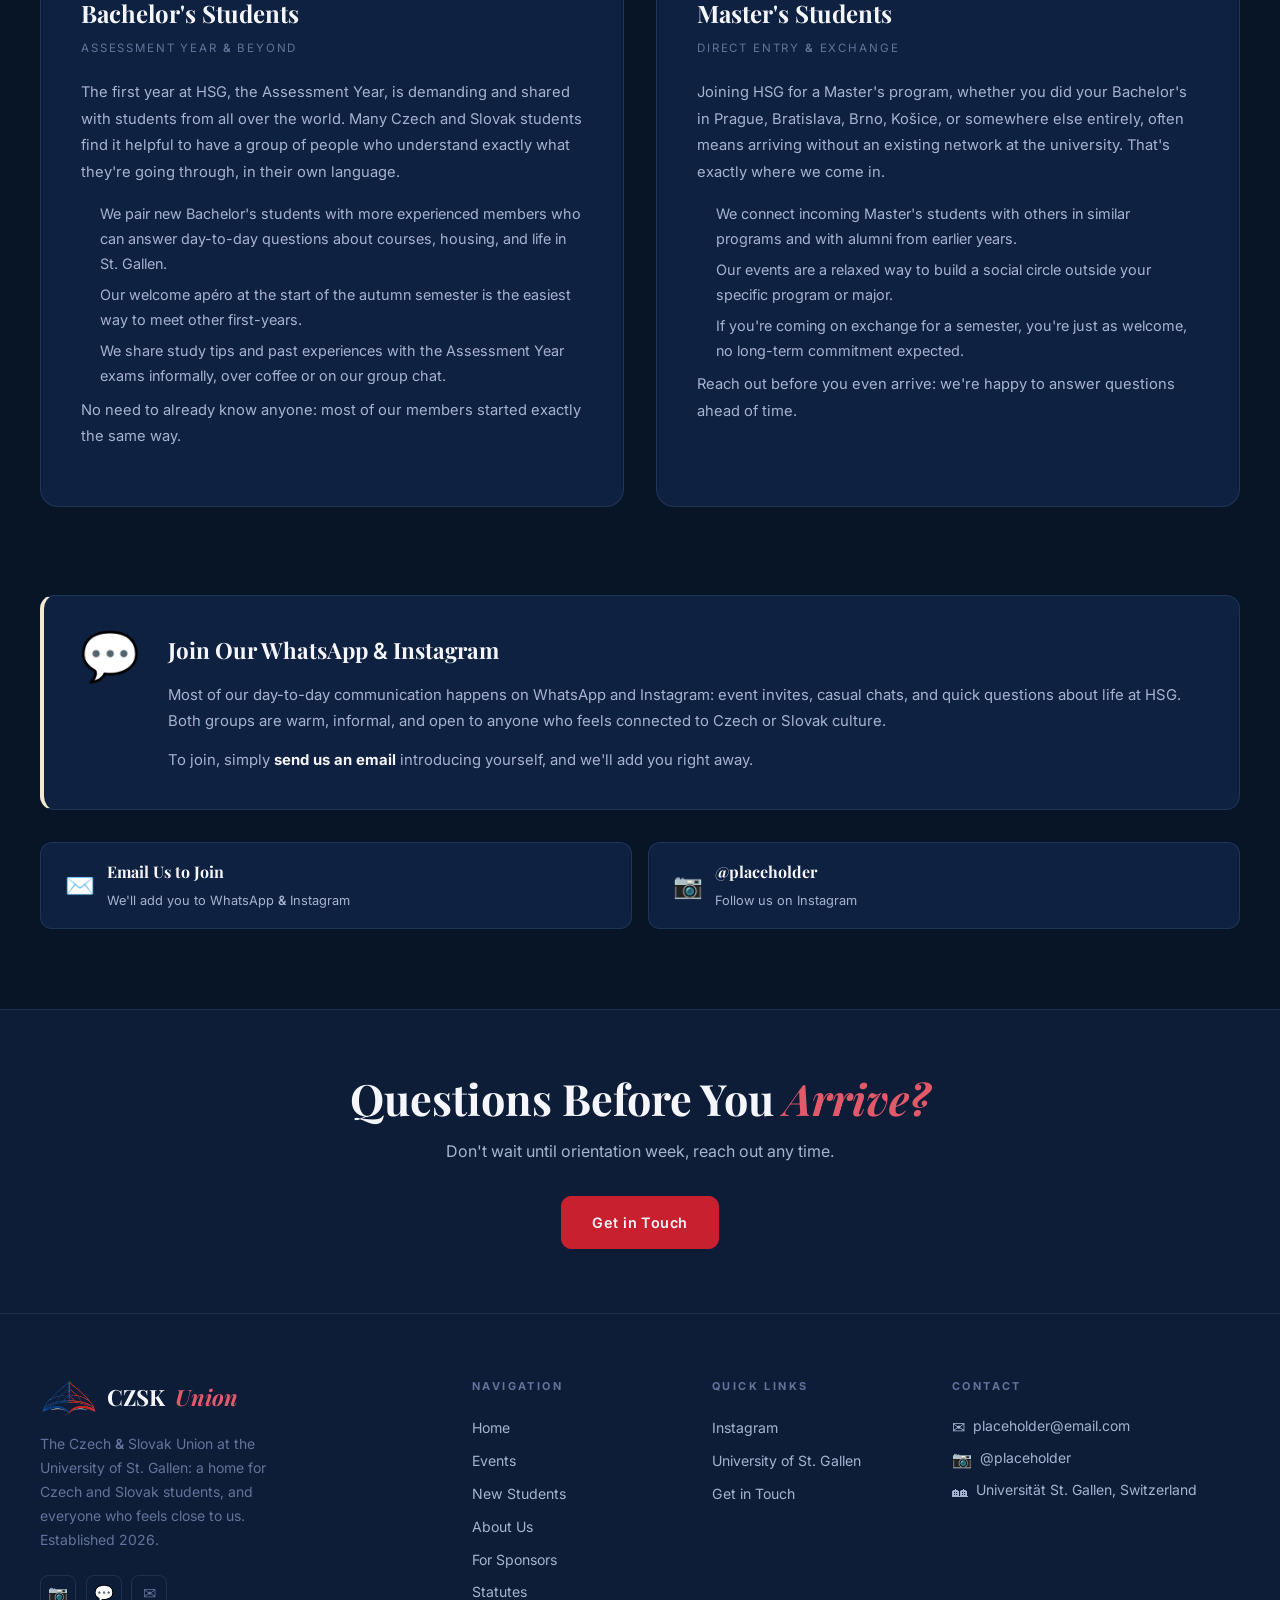
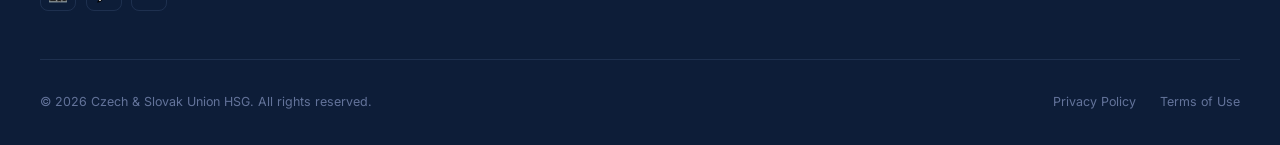
<file: new-students.html>
<!DOCTYPE html>
<html lang="en">
<head>
  <meta charset="UTF-8" />
  <meta name="viewport" content="width=device-width, initial-scale=1.0" />
  <title>Information for New Students &middot; Czech &amp; Slovak Union HSG</title>
  <meta name="description" content="Everything Czech and Slovak Bachelor's and Master's students need to know when starting at the University of St. Gallen." />
  <link rel="icon" href="assets/czech_slovak_union_dome_transparent_FavIcon.png" type="image/png" />
  <link rel="stylesheet" href="css/style.css?v=4" />
</head>
<body class="page-new-students">

  <!-- IN-PREPARATION NOTICE -->
  <div class="top-notice" id="top-notice">
    <span class="notice-icon">🚧</span>
    <p><strong>This website is currently in preparation.</strong> Content, dates, and details are placeholders and do not yet represent final, confirmed information.</p>
  </div>

  <!-- NAV -->
  <nav class="nav">
    <a href="index.html" class="nav-logo">
      <img src="assets/czech_slovak_union_dome_transparent_FavIcon.png" alt="Czech & Slovak Union Logo" onerror="this.style.display='none'" />
      <span class="nav-logo-text" style="white-space:nowrap;">CZECH &amp; SLOVAK UNION<span>University of St. Gallen</span></span>
    </a>
    <ul class="nav-links" id="nav-links">
      <li class="nav-mobile-header">
        <button class="nav-close" aria-label="Close menu">&#x2715;</button>
        <a href="index.html" class="nav-mobile-brand">
          <img src="assets/czech_slovak_union_dome_transparent_FavIcon.png" alt="Logo" onerror="this.style.display='none'" />
          <span class="nav-mobile-brand-text">CZECH &amp; SLOVAK UNION<span>University of St. Gallen</span></span>
        </a>
        <p class="nav-mobile-slogan">Domov daleko od domova.</p>
      </li>
      <li><a class="nav-link" href="index.html" data-page="index.html">Home</a></li>
      <li><a class="nav-link" href="events.html" data-page="events.html">Events</a></li>
      <li><a class="nav-link" href="new-students.html" data-page="new-students.html">New Students</a></li>
      <li><a class="nav-link" href="about.html" data-page="about.html">About Us</a></li>
      <li><a class="nav-link" href="shop.html" data-page="shop.html">For Sponsors</a></li>
      <li><a class="nav-link" href="statutes.html" data-page="statutes.html">Statutes</a></li>
      <li><a class="nav-cta" href="contact.html" data-page="contact.html">Get in Touch</a></li>
    </ul>
    <button class="nav-toggle" id="nav-toggle" aria-label="Menu">
      <span></span><span></span><span></span>
    </button>
  </nav>

  <!-- PAGE HERO -->
  <div class="page-hero">
    <div class="inner">
      <p class="page-hero-label">Welcome to HSG</p>
      <h1 class="page-hero-title">Information for <span class="accent">New Students</span></h1>
      <p class="page-hero-sub">Starting at HSG can feel overwhelming: here's what our Czech and Slovak community wants every new student to know.</p>
    </div>
  </div>

  <!-- CZECH SECTION -->
  <section class="czech-section">
    <div class="section-inner" style="position:relative;">
      <span class="czech-badge">Pro nové studenty</span>
      <h2 class="section-title reveal" style="margin-bottom:1.5rem;">Vítejte na <span class="accent">HSG!</span></h2>

      <div class="reveal" style="max-width:760px;">
        <p style="font-size:0.97rem; color:var(--gray-light); line-height:1.9; margin-bottom:1.25rem;">
          Pokud jsi nový student nebo studentka na Univerzitě St. Gallen, vítej v naší česko-slovenské rodině. Začínat na nové univerzitě, v cizí zemi a často i v cizím jazyce, není vůbec jednoduché, a přesně proto tu jsme.
        </p>
        <p style="font-size:0.97rem; color:var(--gray-light); line-height:1.9; margin-bottom:1.25rem;">
          <strong style="color:var(--white);">Bakaláři:</strong> pokud teprve začínáš svůj Assessment Year, věz, že spousta z nás si tímto ročníkem taky prošla. Rádi ti poradíme s předměty, bydlením i s tím, jak vůbec funguje život ve St. Gallen.
        </p>
        <p style="font-size:0.97rem; color:var(--gray-light); line-height:1.9; margin-bottom:1.25rem;">
          <strong style="color:var(--white);">Magistři:</strong> pokud přicházíš na magisterské studium (ať už rovnou z Česka nebo Slovenska, nebo na výměnný pobyt), víme, že budování nové sociální sítě od nuly může být náročné. Naše akce jsou skvělou příležitostí poznat lidi mimo tvůj studijní program.
        </p>
        <p style="font-size:0.97rem; color:var(--gray-light); line-height:1.9; margin-bottom:1.25rem;">
          Máme také skupinu na <strong style="color:var(--white);">WhatsAppu</strong> a účet na <strong style="color:var(--white);">Instagramu</strong>, kde sdílíme pozvánky na akce i běžné zprávy. Stačí nám napsat e-mail a rádi tě přidáme, nezáleží na tom, jestli jsi bakalář, magistr, nebo jen sympatizant česko-slovenské kultury.
        </p>
        <p style="font-size:0.97rem; color:var(--gray-light); line-height:1.9;">
          Těšíme se, až tě poznáme osobně na jedné z našich akcí. <span style="color:var(--cream-light); font-style:italic; font-family:var(--font-h);">Domov daleko od domova.</span>
        </p>
      </div>
    </div>
  </section>

  <!-- BACHELOR / MASTER -->
  <section class="section">
    <div class="section-inner">

      <div class="reveal" style="margin-bottom:2.5rem; max-width:700px;">
        <p class="section-label">Where to Start</p>
        <h2 class="section-title">Bachelor's <span class="amp">&amp;</span> <span class="accent">Master's</span></h2>
        <p class="section-desc" style="margin-bottom:0;">Whether you're arriving fresh out of high school or joining HSG for your Master's, the essentials below will help you settle in.</p>
      </div>

      <div class="audience-grid">

        <div class="audience-card bachelor reveal-left">
          <div class="audience-icon">🎓</div>
          <h3>Bachelor's Students</h3>
          <p class="audience-tag">Assessment Year <span class="amp">&amp;</span> Beyond</p>
          <p>
            The first year at HSG, the Assessment Year, is demanding and shared with students from all over the world. Many Czech and Slovak students find it helpful to have a group of people who understand exactly what they're going through, in their own language.
          </p>
          <ul>
            <li>We pair new Bachelor's students with more experienced members who can answer day-to-day questions about courses, housing, and life in St. Gallen.</li>
            <li>Our welcome apéro at the start of the autumn semester is the easiest way to meet other first-years.</li>
            <li>We share study tips and past experiences with the Assessment Year exams informally, over coffee or on our group chat.</li>
          </ul>
          <p>No need to already know anyone: most of our members started exactly the same way.</p>
        </div>

        <div class="audience-card master reveal-right">
          <div class="audience-icon">📚</div>
          <h3>Master's Students</h3>
          <p class="audience-tag">Direct Entry <span class="amp">&amp;</span> Exchange</p>
          <p>
            Joining HSG for a Master's program, whether you did your Bachelor's in Prague, Bratislava, Brno, Košice, or somewhere else entirely, often means arriving without an existing network at the university. That's exactly where we come in.
          </p>
          <ul>
            <li>We connect incoming Master's students with others in similar programs and with alumni from earlier years.</li>
            <li>Our events are a relaxed way to build a social circle outside your specific program or major.</li>
            <li>If you're coming on exchange for a semester, you're just as welcome, no long-term commitment expected.</li>
          </ul>
          <p>Reach out before you even arrive: we're happy to answer questions ahead of time.</p>
        </div>

      </div>
    </div>
  </section>

  <!-- COMMUNITY CHANNELS -->
  <section style="padding: 0 2rem 5rem;">
    <div class="section-inner">
      <div class="info-card reveal">
        <div class="info-icon">💬</div>
        <div>
          <h3>Join Our WhatsApp <span class="amp">&amp;</span> Instagram</h3>
          <p>
            Most of our day-to-day communication happens on WhatsApp and Instagram: event invites, casual chats, and quick questions about life at HSG. Both groups are warm, informal, and open to anyone who feels connected to Czech or Slovak culture.
          </p>
          <p style="margin-top:0.85rem;">
            To join, simply <strong style="color:var(--white);">send us an email</strong> introducing yourself, and we'll add you right away.
          </p>
        </div>
      </div>

      <div class="community-links mt-2">
        <a href="contact.html" class="community-link">
          <span class="cl-icon">✉️</span>
          <span class="cl-text"><strong>Email Us to Join</strong><span>We'll add you to WhatsApp <span class="amp">&amp;</span> Instagram</span></span>
        </a>
        <a href="https://instagram.com/czskhsg" target="_blank" rel="noopener" class="community-link">
          <span class="cl-icon">📷</span>
          <span class="cl-text"><strong>@placeholder</strong><span>Follow us on Instagram</span></span>
        </a>
      </div>
    </div>
  </section>

  <!-- CTA -->
  <section style="padding:4rem 2rem; background:var(--bg-2); border-top:1px solid var(--border); text-align:center;">
    <div class="reveal" style="max-width:600px; margin:0 auto;">
      <h2 class="section-title">Questions Before You <span class="accent">Arrive?</span></h2>
      <p style="color:var(--gray-light); margin-bottom:2rem;">Don't wait until orientation week, reach out any time.</p>
      <a href="contact.html" class="btn btn-red">Get in Touch</a>
    </div>
  </section>

  <!-- FOOTER -->
  <footer class="footer">
    <div class="footer-top">
      <div>
        <div class="footer-brand-name">
          <img src="assets/czech_slovak_union_dome_transparent_FavIcon.png" alt="Logo" onerror="this.style.display='none'" />
          CZSK <span>Union</span>
        </div>
        <p class="footer-tagline">The Czech <span class="amp">&amp;</span> Slovak Union at the University of St. Gallen: a home for Czech and Slovak students, and everyone who feels close to us. Established 2026.</p>
        <div class="footer-socials">
          <a href="https://instagram.com/czskhsg" target="_blank" rel="noopener" class="social-icon" title="Instagram">&#128247;</a>
          <a href="contact.html" class="social-icon" title="WhatsApp">&#128172;</a>
          <a href="mailto:info@czskhsg.ch" class="social-icon" title="Email">&#9993;</a>
        </div>
      </div>
      <div class="footer-col">
        <h4>Navigation</h4>
        <div class="footer-links">
          <a href="index.html" class="footer-link">Home</a>
          <a href="events.html" class="footer-link">Events</a>
          <a href="new-students.html" class="footer-link">New Students</a>
          <a href="about.html" class="footer-link">About Us</a>
          <a href="shop.html" class="footer-link">For Sponsors</a>
          <a href="statutes.html" class="footer-link">Statutes</a>
        </div>
      </div>
      <div class="footer-col">
        <h4>Quick Links</h4>
        <div class="footer-links">
          <a href="https://instagram.com/czskhsg" target="_blank" class="footer-link">Instagram</a>
          <a href="https://www.unisg.ch" target="_blank" class="footer-link">University of St. Gallen</a>
          <a href="contact.html" class="footer-link">Get in Touch</a>
        </div>
      </div>
      <div class="footer-col">
        <h4>Contact</h4>
        <div class="footer-contact-item"><span class="contact-icon">&#9993;</span> placeholder@email.com</div>
        <div class="footer-contact-item"><span class="contact-icon">&#128247;</span> @placeholder</div>
        <div class="footer-contact-item"><span class="contact-icon">&#127960;</span> Universität St. Gallen, Switzerland</div>
      </div>
    </div>
    <div class="footer-bottom">
      <p class="footer-copy">&copy; 2026 Czech &amp; Slovak Union HSG. All rights reserved.</p>
      <div class="footer-legal">
        <a href="privacy.html">Privacy Policy</a>
        <a href="terms.html">Terms of Use</a>
      </div>
    </div>
  </footer>

  <script src="js/app.js"></script>
</body>
</html>
</file>
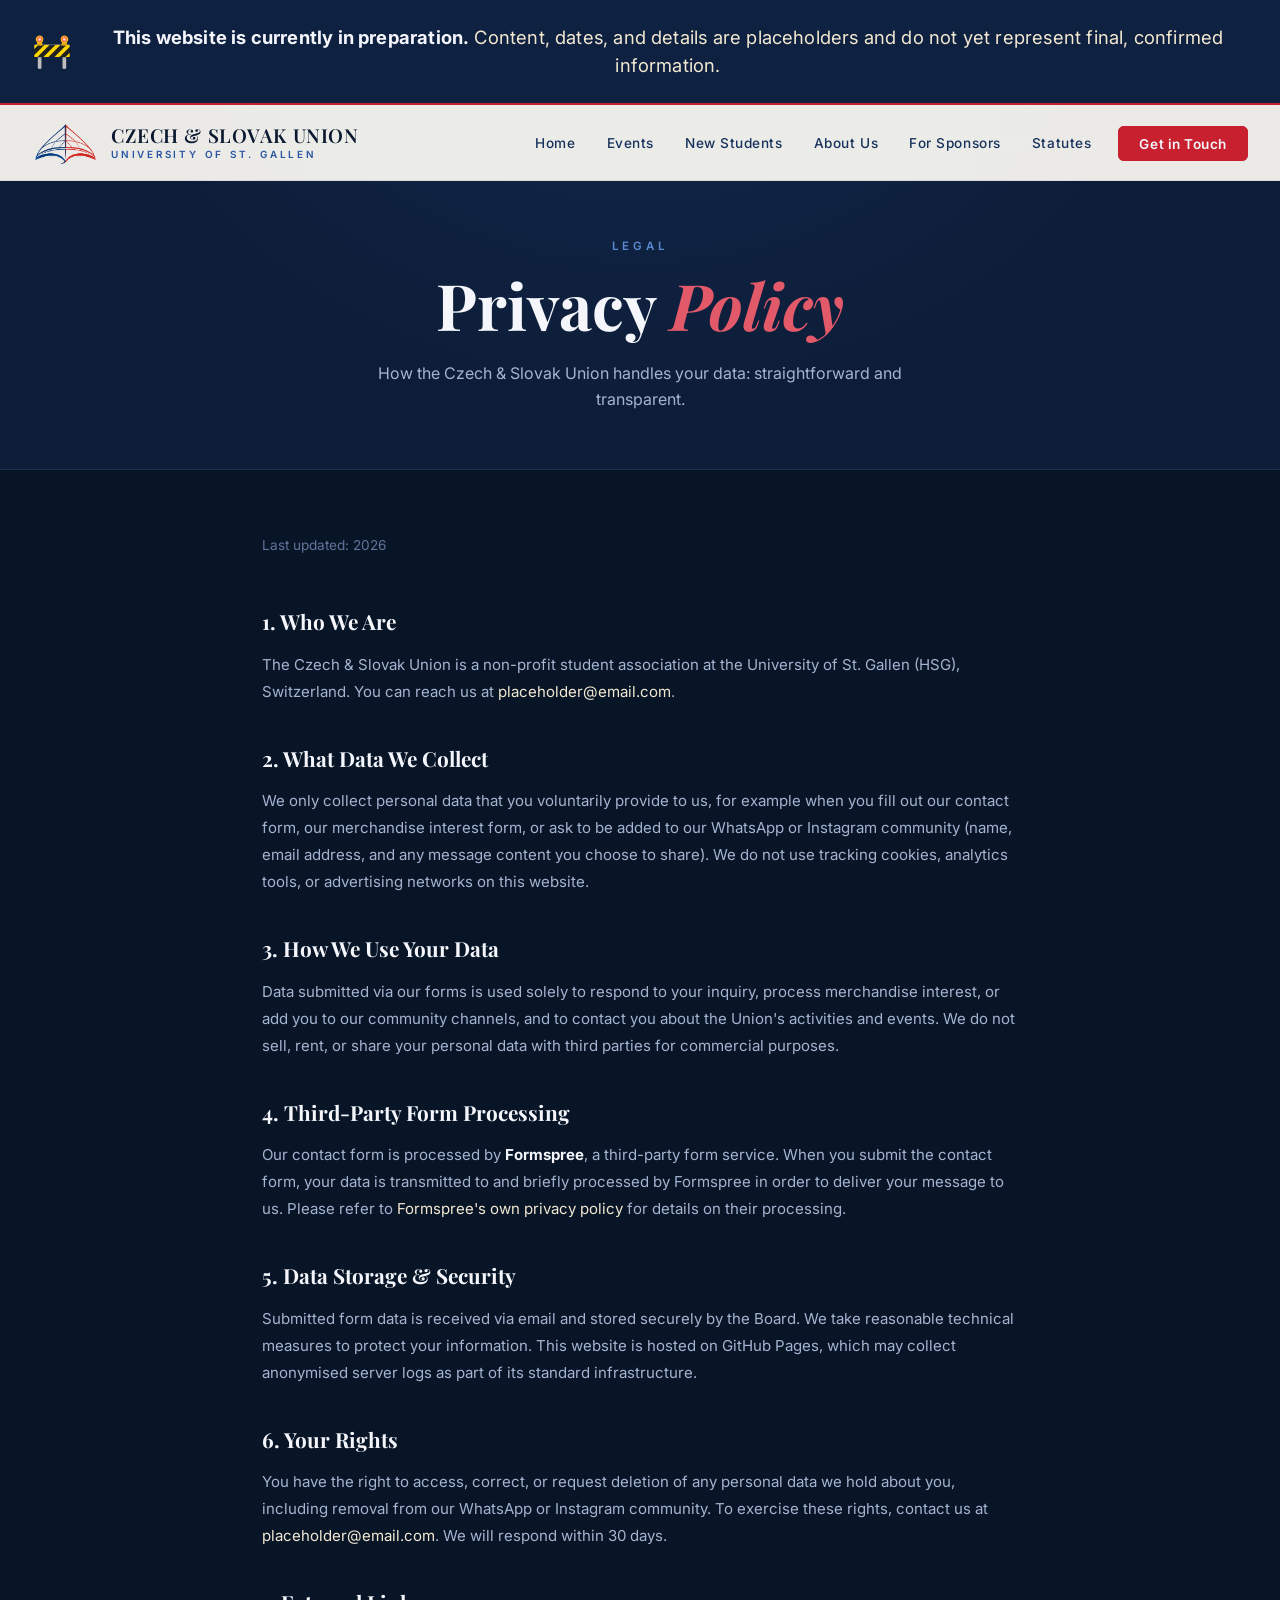
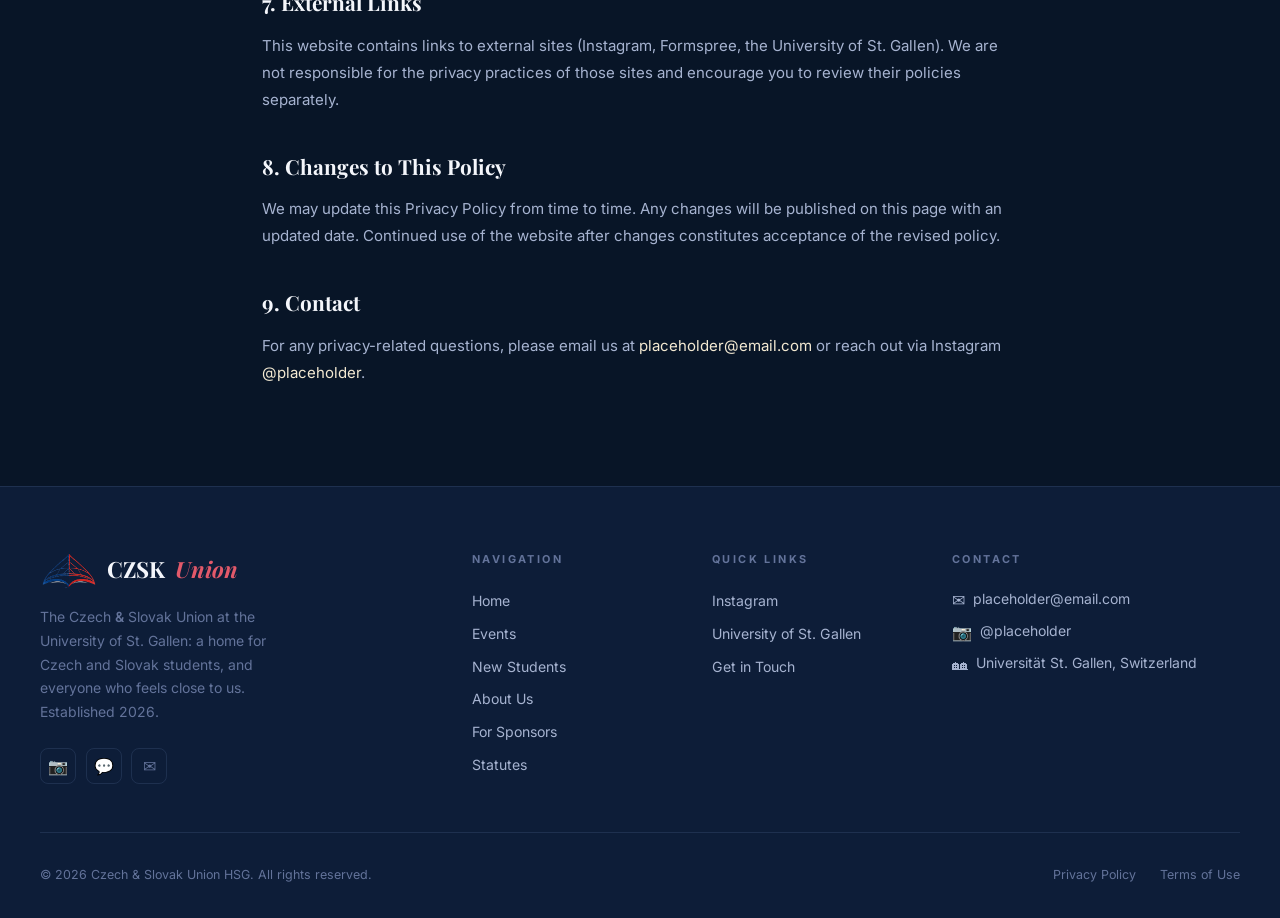
<file: privacy.html>
<!DOCTYPE html>
<html lang="en">
<head>
  <meta charset="UTF-8" />
  <meta name="viewport" content="width=device-width, initial-scale=1.0" />
  <title>Privacy Policy &middot; Czech &amp; Slovak Union HSG</title>
  <meta name="description" content="Privacy Policy of the Czech & Slovak Union student association at the University of St. Gallen." />
  <link rel="icon" href="assets/czech_slovak_union_dome_transparent_FavIcon.png" type="image/png" />
  <link rel="stylesheet" href="css/style.css?v=4" />
</head>
<body class="page-privacy">

  <!-- IN-PREPARATION NOTICE -->
  <div class="top-notice" id="top-notice">
    <span class="notice-icon">🚧</span>
    <p><strong>This website is currently in preparation.</strong> Content, dates, and details are placeholders and do not yet represent final, confirmed information.</p>
  </div>

  <!-- NAV -->
  <nav class="nav">
    <a href="index.html" class="nav-logo">
      <img src="assets/czech_slovak_union_dome_transparent_FavIcon.png" alt="Czech & Slovak Union Logo" onerror="this.style.display='none'" />
      <span class="nav-logo-text" style="white-space:nowrap;">CZECH &amp; SLOVAK UNION<span>University of St. Gallen</span></span>
    </a>
    <ul class="nav-links" id="nav-links">
      <li class="nav-mobile-header">
        <button class="nav-close" aria-label="Close menu">&#x2715;</button>
        <a href="index.html" class="nav-mobile-brand">
          <img src="assets/czech_slovak_union_dome_transparent_FavIcon.png" alt="Logo" onerror="this.style.display='none'" />
          <span class="nav-mobile-brand-text">CZECH &amp; SLOVAK UNION<span>University of St. Gallen</span></span>
        </a>
        <p class="nav-mobile-slogan">Domov daleko od domova.</p>
      </li>
      <li><a class="nav-link" href="index.html" data-page="index.html">Home</a></li>
      <li><a class="nav-link" href="events.html" data-page="events.html">Events</a></li>
      <li><a class="nav-link" href="new-students.html" data-page="new-students.html">New Students</a></li>
      <li><a class="nav-link" href="about.html" data-page="about.html">About Us</a></li>
      <li><a class="nav-link" href="shop.html" data-page="shop.html">For Sponsors</a></li>
      <li><a class="nav-link" href="statutes.html" data-page="statutes.html">Statutes</a></li>
      <li><a class="nav-cta" href="contact.html" data-page="contact.html">Get in Touch</a></li>
    </ul>
    <button class="nav-toggle" id="nav-toggle" aria-label="Menu">
      <span></span><span></span><span></span>
    </button>
  </nav>

  <!-- PAGE HERO -->
  <div class="page-hero">
    <div class="inner">
      <p class="page-hero-label">Legal</p>
      <h1 class="page-hero-title">Privacy <span class="accent">Policy</span></h1>
      <p class="page-hero-sub">How the Czech &amp; Slovak Union handles your data: straightforward and transparent.</p>
    </div>
  </div>

  <!-- CONTENT -->
  <div class="legal-content">

    <p class="legal-updated">Last updated: 2026</p>

    <div class="legal-block reveal">
      <h2>1. Who We Are</h2>
      <p>The Czech &amp; Slovak Union is a non-profit student association at the University of St. Gallen (HSG), Switzerland. You can reach us at <a href="mailto:info@czskhsg.ch">placeholder@email.com</a>.</p>
    </div>

    <div class="legal-block reveal">
      <h2>2. What Data We Collect</h2>
      <p>We only collect personal data that you voluntarily provide to us, for example when you fill out our contact form, our merchandise interest form, or ask to be added to our WhatsApp or Instagram community (name, email address, and any message content you choose to share). We do not use tracking cookies, analytics tools, or advertising networks on this website.</p>
    </div>

    <div class="legal-block reveal">
      <h2>3. How We Use Your Data</h2>
      <p>Data submitted via our forms is used solely to respond to your inquiry, process merchandise interest, or add you to our community channels, and to contact you about the Union's activities and events. We do not sell, rent, or share your personal data with third parties for commercial purposes.</p>
    </div>

    <div class="legal-block reveal">
      <h2>4. Third-Party Form Processing</h2>
      <p>Our contact form is processed by <strong style="color:var(--white);">Formspree</strong>, a third-party form service. When you submit the contact form, your data is transmitted to and briefly processed by Formspree in order to deliver your message to us. Please refer to <a href="https://formspree.io/legal/privacy-policy" target="_blank" rel="noopener">Formspree's own privacy policy</a> for details on their processing.</p>
    </div>

    <div class="legal-block reveal">
      <h2>5. Data Storage &amp; Security</h2>
      <p>Submitted form data is received via email and stored securely by the Board. We take reasonable technical measures to protect your information. This website is hosted on GitHub Pages, which may collect anonymised server logs as part of its standard infrastructure.</p>
    </div>

    <div class="legal-block reveal">
      <h2>6. Your Rights</h2>
      <p>You have the right to access, correct, or request deletion of any personal data we hold about you, including removal from our WhatsApp or Instagram community. To exercise these rights, contact us at <a href="mailto:info@czskhsg.ch">placeholder@email.com</a>. We will respond within 30 days.</p>
    </div>

    <div class="legal-block reveal">
      <h2>7. External Links</h2>
      <p>This website contains links to external sites (Instagram, Formspree, the University of St. Gallen). We are not responsible for the privacy practices of those sites and encourage you to review their policies separately.</p>
    </div>

    <div class="legal-block reveal">
      <h2>8. Changes to This Policy</h2>
      <p>We may update this Privacy Policy from time to time. Any changes will be published on this page with an updated date. Continued use of the website after changes constitutes acceptance of the revised policy.</p>
    </div>

    <div class="legal-block reveal">
      <h2>9. Contact</h2>
      <p>For any privacy-related questions, please email us at <a href="mailto:info@czskhsg.ch">placeholder@email.com</a> or reach out via Instagram <a href="https://instagram.com/czskhsg" target="_blank" rel="noopener">@placeholder</a>.</p>
    </div>

  </div>

  <!-- FOOTER -->
  <footer class="footer">
    <div class="footer-top">
      <div>
        <div class="footer-brand-name">
          <img src="assets/czech_slovak_union_dome_transparent_FavIcon.png" alt="Logo" onerror="this.style.display='none'" />
          CZSK <span>Union</span>
        </div>
        <p class="footer-tagline">The Czech <span class="amp">&amp;</span> Slovak Union at the University of St. Gallen: a home for Czech and Slovak students, and everyone who feels close to us. Established 2026.</p>
        <div class="footer-socials">
          <a href="https://instagram.com/czskhsg" target="_blank" rel="noopener" class="social-icon" title="Instagram">&#128247;</a>
          <a href="contact.html" class="social-icon" title="WhatsApp">&#128172;</a>
          <a href="mailto:info@czskhsg.ch" class="social-icon" title="Email">&#9993;</a>
        </div>
      </div>
      <div class="footer-col">
        <h4>Navigation</h4>
        <div class="footer-links">
          <a href="index.html" class="footer-link">Home</a>
          <a href="events.html" class="footer-link">Events</a>
          <a href="new-students.html" class="footer-link">New Students</a>
          <a href="about.html" class="footer-link">About Us</a>
          <a href="shop.html" class="footer-link">For Sponsors</a>
          <a href="statutes.html" class="footer-link">Statutes</a>
        </div>
      </div>
      <div class="footer-col">
        <h4>Quick Links</h4>
        <div class="footer-links">
          <a href="https://instagram.com/czskhsg" target="_blank" class="footer-link">Instagram</a>
          <a href="https://www.unisg.ch" target="_blank" class="footer-link">University of St. Gallen</a>
          <a href="contact.html" class="footer-link">Get in Touch</a>
        </div>
      </div>
      <div class="footer-col">
        <h4>Contact</h4>
        <div class="footer-contact-item"><span class="contact-icon">&#9993;</span> placeholder@email.com</div>
        <div class="footer-contact-item"><span class="contact-icon">&#128247;</span> @placeholder</div>
        <div class="footer-contact-item"><span class="contact-icon">&#127960;</span> Universität St. Gallen, Switzerland</div>
      </div>
    </div>
    <div class="footer-bottom">
      <p class="footer-copy">&copy; 2026 Czech &amp; Slovak Union HSG. All rights reserved.</p>
      <div class="footer-legal">
        <a href="privacy.html">Privacy Policy</a>
        <a href="terms.html">Terms of Use</a>
      </div>
    </div>
  </footer>

  <script src="js/app.js"></script>
</body>
</html>
</file>
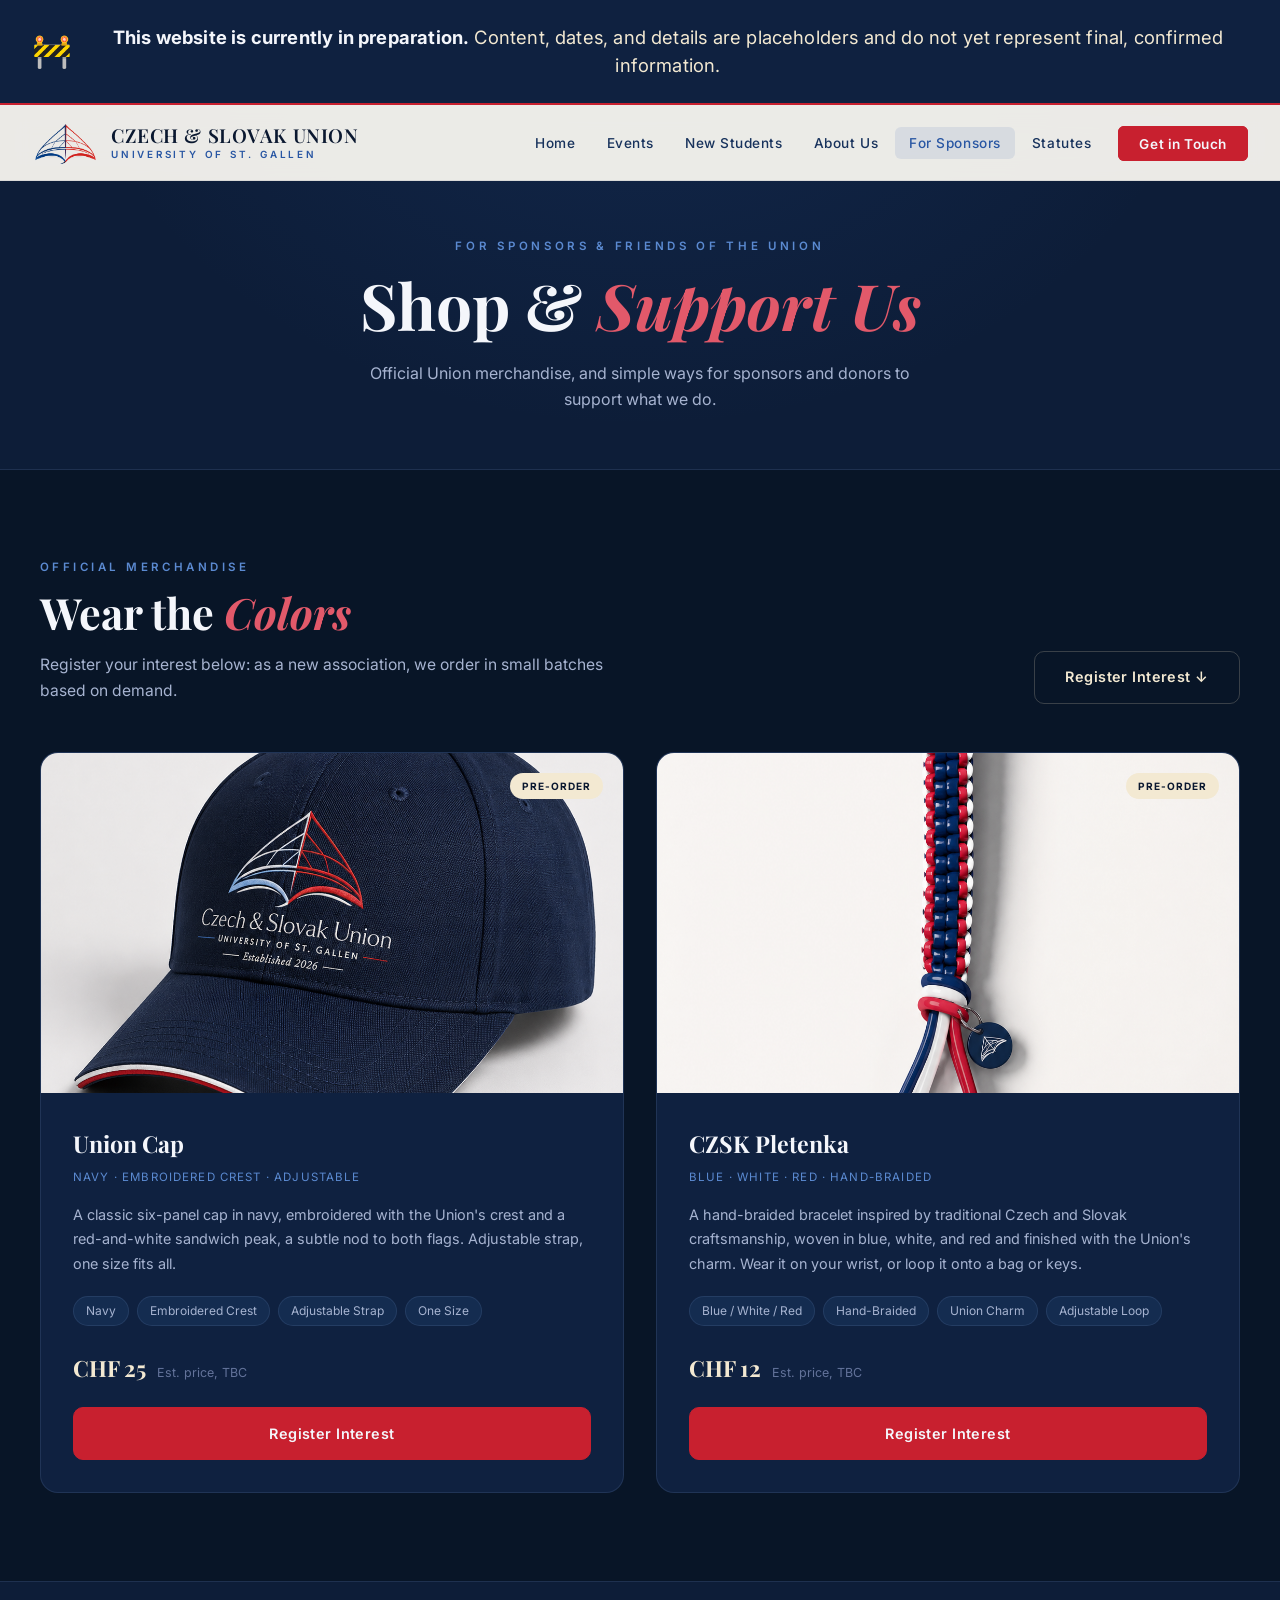
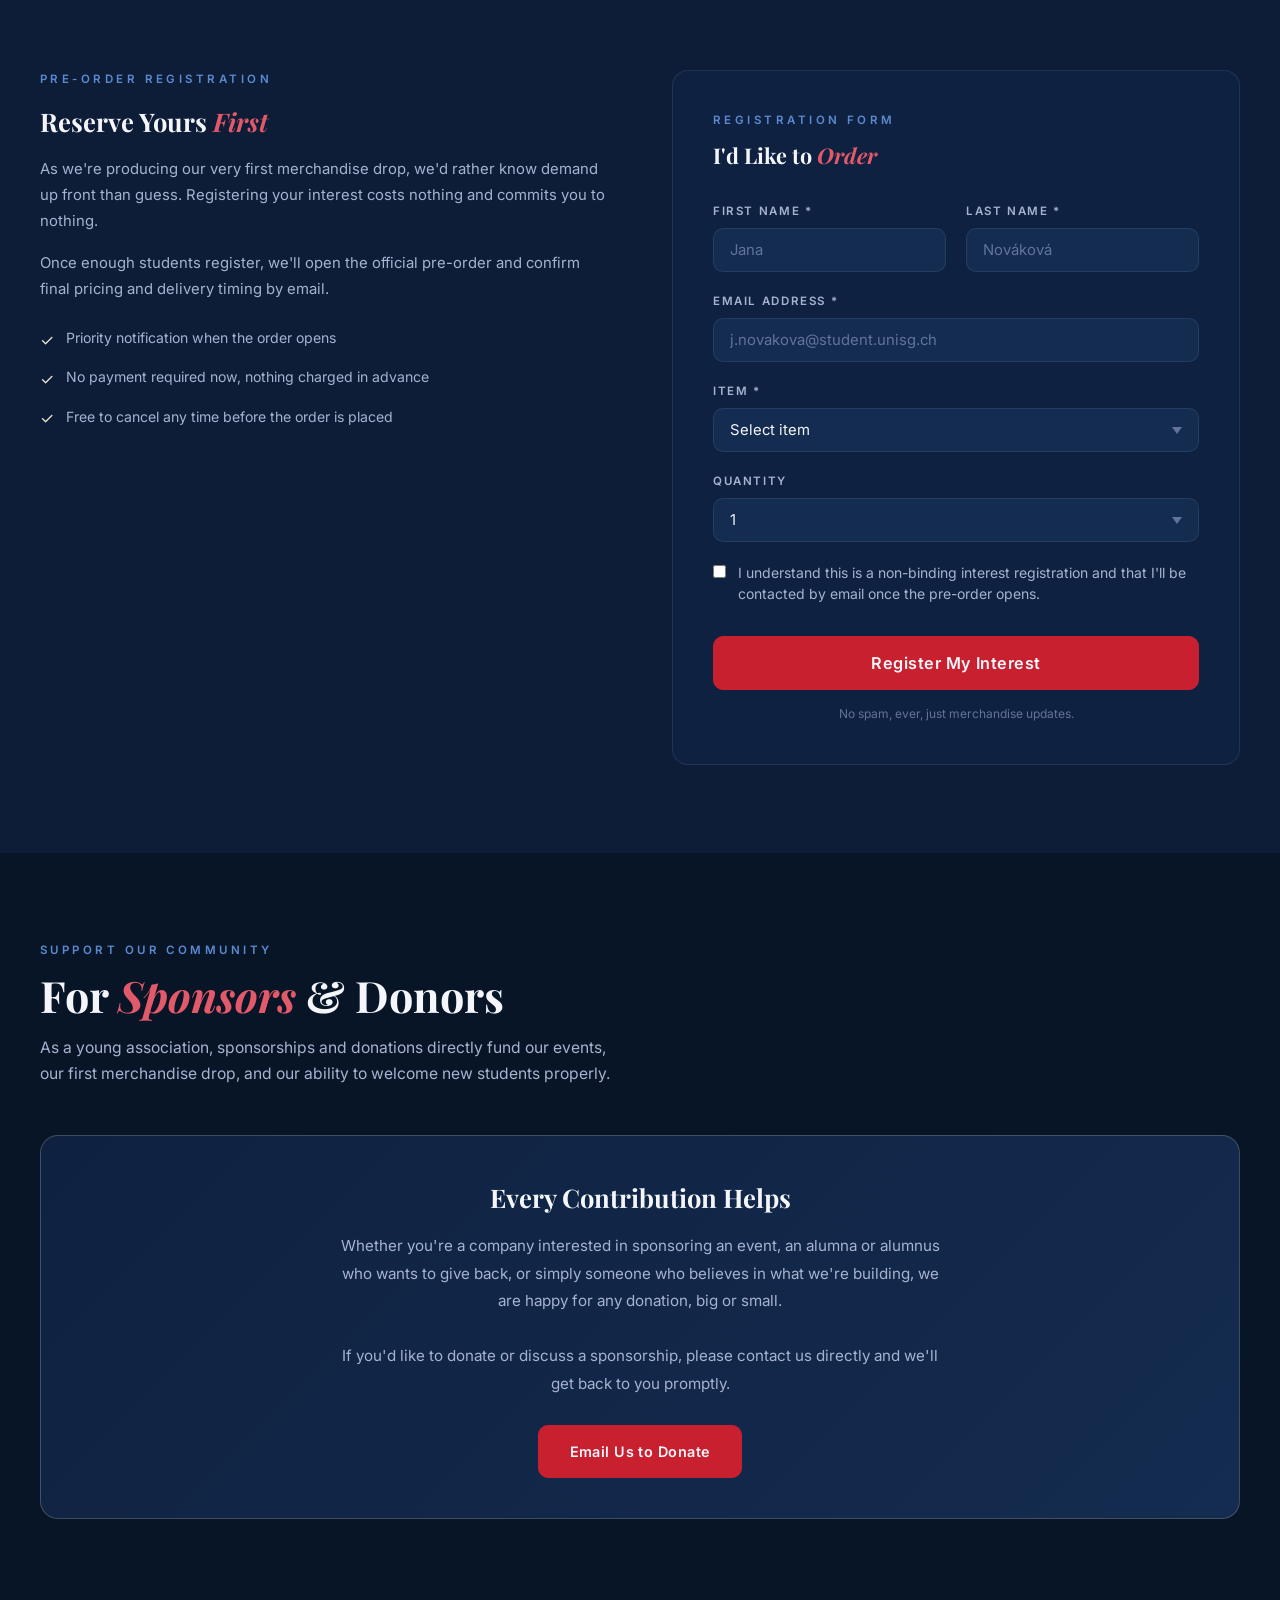
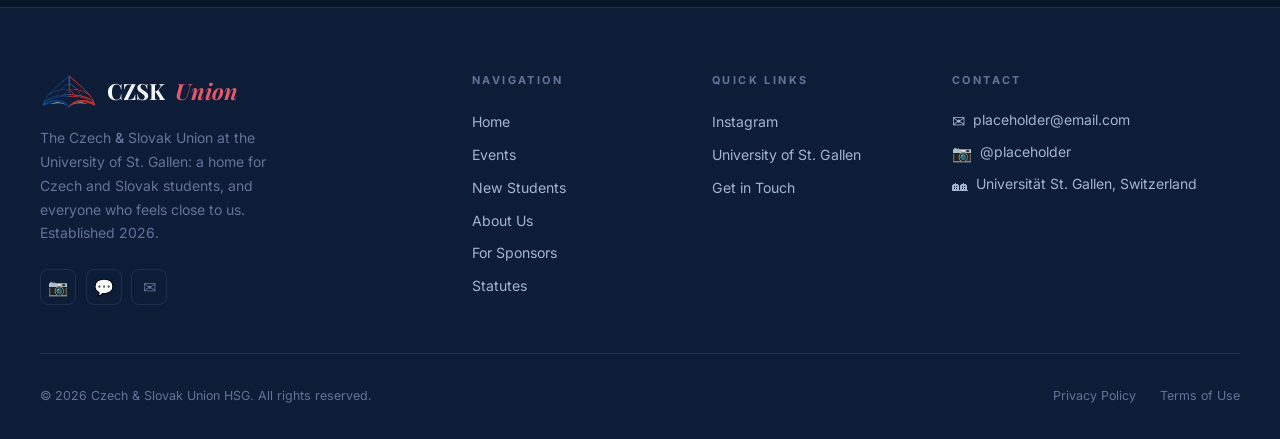
<file: shop.html>
<!DOCTYPE html>
<html lang="en">
<head>
  <meta charset="UTF-8" />
  <meta name="viewport" content="width=device-width, initial-scale=1.0" />
  <title>Shop &amp; Sponsors &middot; Czech &amp; Slovak Union HSG</title>
  <meta name="description" content="Official Czech & Slovak Union merchandise, and information for sponsors and donors." />
  <link rel="icon" href="assets/czech_slovak_union_dome_transparent_FavIcon.png" type="image/png" />
  <link rel="stylesheet" href="css/style.css?v=4" />
</head>
<body class="page-shop">

  <!-- IN-PREPARATION NOTICE -->
  <div class="top-notice" id="top-notice">
    <span class="notice-icon">🚧</span>
    <p><strong>This website is currently in preparation.</strong> Content, dates, and details are placeholders and do not yet represent final, confirmed information.</p>
  </div>

  <!-- NAV -->
  <nav class="nav">
    <a href="index.html" class="nav-logo">
      <img src="assets/czech_slovak_union_dome_transparent_FavIcon.png" alt="Czech & Slovak Union Logo" onerror="this.style.display='none'" />
      <span class="nav-logo-text" style="white-space:nowrap;">CZECH &amp; SLOVAK UNION<span>University of St. Gallen</span></span>
    </a>
    <ul class="nav-links" id="nav-links">
      <li class="nav-mobile-header">
        <button class="nav-close" aria-label="Close menu">&#x2715;</button>
        <a href="index.html" class="nav-mobile-brand">
          <img src="assets/czech_slovak_union_dome_transparent_FavIcon.png" alt="Logo" onerror="this.style.display='none'" />
          <span class="nav-mobile-brand-text">CZECH &amp; SLOVAK UNION<span>University of St. Gallen</span></span>
        </a>
        <p class="nav-mobile-slogan">Domov daleko od domova.</p>
      </li>
      <li><a class="nav-link" href="index.html" data-page="index.html">Home</a></li>
      <li><a class="nav-link" href="events.html" data-page="events.html">Events</a></li>
      <li><a class="nav-link" href="new-students.html" data-page="new-students.html">New Students</a></li>
      <li><a class="nav-link" href="about.html" data-page="about.html">About Us</a></li>
      <li><a class="nav-link" href="shop.html" data-page="shop.html">For Sponsors</a></li>
      <li><a class="nav-link" href="statutes.html" data-page="statutes.html">Statutes</a></li>
      <li><a class="nav-cta" href="contact.html" data-page="contact.html">Get in Touch</a></li>
    </ul>
    <button class="nav-toggle" id="nav-toggle" aria-label="Menu">
      <span></span><span></span><span></span>
    </button>
  </nav>

  <!-- PAGE HERO -->
  <div class="page-hero">
    <div class="inner">
      <p class="page-hero-label">For Sponsors &amp; Friends of the Union</p>
      <h1 class="page-hero-title">Shop &amp; <span class="accent">Support Us</span></h1>
      <p class="page-hero-sub">Official Union merchandise, and simple ways for sponsors and donors to support what we do.</p>
    </div>
  </div>

  <!-- PRODUCTS -->
  <section class="section">
    <div class="section-inner">

      <div class="section-header-row reveal">
        <div>
          <p class="section-label">Official Merchandise</p>
          <h2 class="section-title">Wear the <span class="accent">Colors</span></h2>
          <p class="section-desc">Register your interest below: as a new association, we order in small batches based on demand.</p>
        </div>
        <a href="#interest-form" class="btn btn-outline" style="flex-shrink:0;">Register Interest &darr;</a>
      </div>

      <div class="product-grid">

        <!-- CAP -->
        <div class="product-card reveal">
          <div class="product-img-wrap">
            <span class="product-badge">Pre-Order</span>
            <img src="assets/CZSK%20Cap.png" alt="Czech & Slovak Union Cap" />
          </div>
          <div class="product-body">
            <div class="product-name">Union Cap</div>
            <div class="product-tag">Navy &middot; Embroidered Crest &middot; Adjustable</div>
            <p class="product-desc">
              A classic six-panel cap in navy, embroidered with the Union's crest and a red-and-white sandwich peak, a subtle nod to both flags. Adjustable strap, one size fits all.
            </p>
            <div class="product-details">
              <span class="product-detail-chip">Navy</span>
              <span class="product-detail-chip">Embroidered Crest</span>
              <span class="product-detail-chip">Adjustable Strap</span>
              <span class="product-detail-chip">One Size</span>
            </div>
            <div class="product-price">CHF 25 <span>Est. price, TBC</span></div>
            <a href="#interest-form" class="btn btn-red" style="width:100%; text-align:center; justify-content:center;">
              Register Interest
            </a>
          </div>
        </div>

        <!-- PLETENKA -->
        <div class="product-card reveal" style="transition-delay:0.1s;">
          <div class="product-img-wrap">
            <span class="product-badge">Pre-Order</span>
            <img src="assets/CZSK%20Pletenka.png" alt="Czech & Slovak Union Pletenka bracelet" />
          </div>
          <div class="product-body">
            <div class="product-name">CZSK Pletenka</div>
            <div class="product-tag">Blue &middot; White &middot; Red &middot; Hand-Braided</div>
            <p class="product-desc">
              A hand-braided bracelet inspired by traditional Czech and Slovak craftsmanship, woven in blue, white, and red and finished with the Union's charm. Wear it on your wrist, or loop it onto a bag or keys.
            </p>
            <div class="product-details">
              <span class="product-detail-chip">Blue / White / Red</span>
              <span class="product-detail-chip">Hand-Braided</span>
              <span class="product-detail-chip">Union Charm</span>
              <span class="product-detail-chip">Adjustable Loop</span>
            </div>
            <div class="product-price">CHF 12 <span>Est. price, TBC</span></div>
            <a href="#interest-form" class="btn btn-red" style="width:100%; text-align:center; justify-content:center;">
              Register Interest
            </a>
          </div>
        </div>

      </div><!-- /.product-grid -->
    </div>
  </section>

  <!-- INTEREST FORM -->
  <section class="interest-section section" style="background: var(--bg-2); border-top: 1px solid var(--border);" id="interest-form">
    <div class="section-inner">

      <!-- Success message -->
      <div id="shop-success">
        <span style="font-size:3.5rem; display:block; margin-bottom:1rem;">🙏</span>
        <h3 style="font-family:var(--font-h); font-size:1.9rem; font-weight:700; margin-bottom:0.5rem;">
          Thank <span style="color:var(--red-light); font-style:italic;">You!</span>
        </h3>
        <p style="color:var(--gray-light); font-size:0.95rem; margin-bottom:2rem;">
          Your interest is registered. We'll reach out by email once the order opens.<br>
          Follow us on Instagram in the meantime for updates.
        </p>
        <div style="display:flex; gap:1rem; justify-content:center; flex-wrap:wrap;">
          <a href="https://instagram.com/czskhsg" target="_blank" class="btn btn-primary">Follow @placeholder</a>
          <a href="index.html" class="btn btn-outline">Back to Home</a>
        </div>
      </div>

      <div id="shop-form-content">
        <div style="display:grid; grid-template-columns:1fr 1fr; gap:4rem; align-items:start;">

          <!-- Info -->
          <div class="reveal-left">
            <p class="section-label">Pre-Order Registration</p>
            <div>
              <h3 style="font-family:var(--font-h); font-size:1.6rem; font-weight:700; margin-bottom:0.85rem;">
                Reserve Yours <span style="color:var(--red-light); font-style:italic;">First</span>
              </h3>
              <p style="font-size:0.93rem; color:var(--gray-light); line-height:1.75; margin-bottom:1rem;">
                As we're producing our very first merchandise drop, we'd rather know demand up front than guess. Registering your interest costs nothing and commits you to nothing.
              </p>
              <p style="font-size:0.93rem; color:var(--gray-light); line-height:1.75;">
                Once enough students register, we'll open the official pre-order and confirm final pricing and delivery timing by email.
              </p>
            </div>

            <div style="display:flex; flex-direction:column; gap:0.75rem; margin:1.5rem 0;">
              <div style="display:flex; align-items:flex-start; gap:0.75rem; font-size:0.88rem; color:var(--gray-light);">
                <span style="color:var(--cream-light); font-size:1rem; margin-top:0.05rem;">&#10003;</span>
                <span>Priority notification when the order opens</span>
              </div>
              <div style="display:flex; align-items:flex-start; gap:0.75rem; font-size:0.88rem; color:var(--gray-light);">
                <span style="color:var(--cream-light); font-size:1rem; margin-top:0.05rem;">&#10003;</span>
                <span>No payment required now, nothing charged in advance</span>
              </div>
              <div style="display:flex; align-items:flex-start; gap:0.75rem; font-size:0.88rem; color:var(--gray-light);">
                <span style="color:var(--cream-light); font-size:1rem; margin-top:0.05rem;">&#10003;</span>
                <span>Free to cancel any time before the order is placed</span>
              </div>
            </div>
          </div>

          <!-- Form -->
          <div class="reveal-right">
            <div class="form-card">
              <p class="section-label" style="margin-bottom:0.5rem;">Registration Form</p>
              <h3 style="font-family:var(--font-h); font-size:1.35rem; font-weight:700; margin-bottom:1.75rem;">
                I'd Like to <span style="color:var(--red-light); font-style:italic;">Order</span>
              </h3>

              <form id="shop-form" novalidate>

                <div class="form-row">
                  <div class="form-group">
                    <label class="form-label" for="s-fname">First Name *</label>
                    <input class="form-control" type="text" id="s-fname" placeholder="Jana" required />
                  </div>
                  <div class="form-group">
                    <label class="form-label" for="s-lname">Last Name *</label>
                    <input class="form-control" type="text" id="s-lname" placeholder="Nováková" required />
                  </div>
                </div>

                <div class="form-group">
                  <label class="form-label" for="s-email">Email Address *</label>
                  <input class="form-control" type="email" id="s-email" placeholder="j.novakova@student.unisg.ch" required />
                </div>

                <div class="form-group">
                  <label class="form-label" for="s-item">Item *</label>
                  <select class="form-control" id="s-item" required>
                    <option value="" disabled selected>Select item</option>
                    <option>Union Cap (CHF 25 est.)</option>
                    <option>CZSK Pletenka (CHF 12 est.)</option>
                    <option>Bundle: Cap + Pletenka</option>
                  </select>
                </div>

                <div class="form-group">
                  <label class="form-label" for="s-qty">Quantity</label>
                  <select class="form-control" id="s-qty">
                    <option>1</option>
                    <option>2</option>
                    <option>3</option>
                    <option>4+</option>
                  </select>
                </div>

                <div class="form-check">
                  <input type="checkbox" id="s-terms" required />
                  <label for="s-terms">
                    I understand this is a non-binding interest registration and that I'll be contacted by email once the pre-order opens.
                  </label>
                </div>

                <div style="margin-top:2rem;">
                  <button type="submit" class="btn btn-red" style="width:100%; font-size:1.02rem; padding:1rem; text-align:center; justify-content:center;">
                    Register My Interest
                  </button>
                </div>

                <p style="font-size:0.75rem; color:var(--gray); margin-top:0.85rem; text-align:center;">
                  No spam, ever, just merchandise updates.
                </p>
              </form>
            </div>
          </div>

        </div>
      </div><!-- /#shop-form-content -->
    </div>
  </section>

  <!-- DONATIONS -->
  <section class="section">
    <div class="section-inner">
      <div class="section-header-row reveal">
        <div>
          <p class="section-label">Support Our Community</p>
          <h2 class="section-title">For <span class="accent">Sponsors</span> &amp; Donors</h2>
          <p class="section-desc">As a young association, sponsorships and donations directly fund our events, our first merchandise drop, and our ability to welcome new students properly.</p>
        </div>
      </div>

      <div class="donation-card reveal">
        <h3>Every Contribution Helps</h3>
        <p>
          Whether you're a company interested in sponsoring an event, an alumna or alumnus who wants to give back, or simply someone who believes in what we're building, we are happy for any donation, big or small.
        </p>
        <p>
          If you'd like to donate or discuss a sponsorship, please contact us directly and we'll get back to you promptly.
        </p>
        <a href="mailto:info@czskhsg.ch?subject=Sponsorship%20%2F%20Donation%20Inquiry" class="btn btn-red">Email Us to Donate</a>
      </div>
    </div>
  </section>

  <!-- FOOTER -->
  <footer class="footer">
    <div class="footer-top">
      <div>
        <div class="footer-brand-name">
          <img src="assets/czech_slovak_union_dome_transparent_FavIcon.png" alt="Logo" onerror="this.style.display='none'" />
          CZSK <span>Union</span>
        </div>
        <p class="footer-tagline">The Czech <span class="amp">&amp;</span> Slovak Union at the University of St. Gallen: a home for Czech and Slovak students, and everyone who feels close to us. Established 2026.</p>
        <div class="footer-socials">
          <a href="https://instagram.com/czskhsg" target="_blank" rel="noopener" class="social-icon" title="Instagram">&#128247;</a>
          <a href="contact.html" class="social-icon" title="WhatsApp">&#128172;</a>
          <a href="mailto:info@czskhsg.ch" class="social-icon" title="Email">&#9993;</a>
        </div>
      </div>
      <div class="footer-col">
        <h4>Navigation</h4>
        <div class="footer-links">
          <a href="index.html" class="footer-link">Home</a>
          <a href="events.html" class="footer-link">Events</a>
          <a href="new-students.html" class="footer-link">New Students</a>
          <a href="about.html" class="footer-link">About Us</a>
          <a href="shop.html" class="footer-link">For Sponsors</a>
          <a href="statutes.html" class="footer-link">Statutes</a>
        </div>
      </div>
      <div class="footer-col">
        <h4>Quick Links</h4>
        <div class="footer-links">
          <a href="https://instagram.com/czskhsg" target="_blank" class="footer-link">Instagram</a>
          <a href="https://www.unisg.ch" target="_blank" class="footer-link">University of St. Gallen</a>
          <a href="contact.html" class="footer-link">Get in Touch</a>
        </div>
      </div>
      <div class="footer-col">
        <h4>Contact</h4>
        <div class="footer-contact-item"><span class="contact-icon">&#9993;</span> placeholder@email.com</div>
        <div class="footer-contact-item"><span class="contact-icon">&#128247;</span> @placeholder</div>
        <div class="footer-contact-item"><span class="contact-icon">&#127960;</span> Universität St. Gallen, Switzerland</div>
      </div>
    </div>
    <div class="footer-bottom">
      <p class="footer-copy">&copy; 2026 Czech &amp; Slovak Union HSG. All rights reserved.</p>
      <div class="footer-legal">
        <a href="privacy.html">Privacy Policy</a>
        <a href="terms.html">Terms of Use</a>
      </div>
    </div>
  </footer>

  <script src="js/app.js"></script>
</body>
</html>
</file>
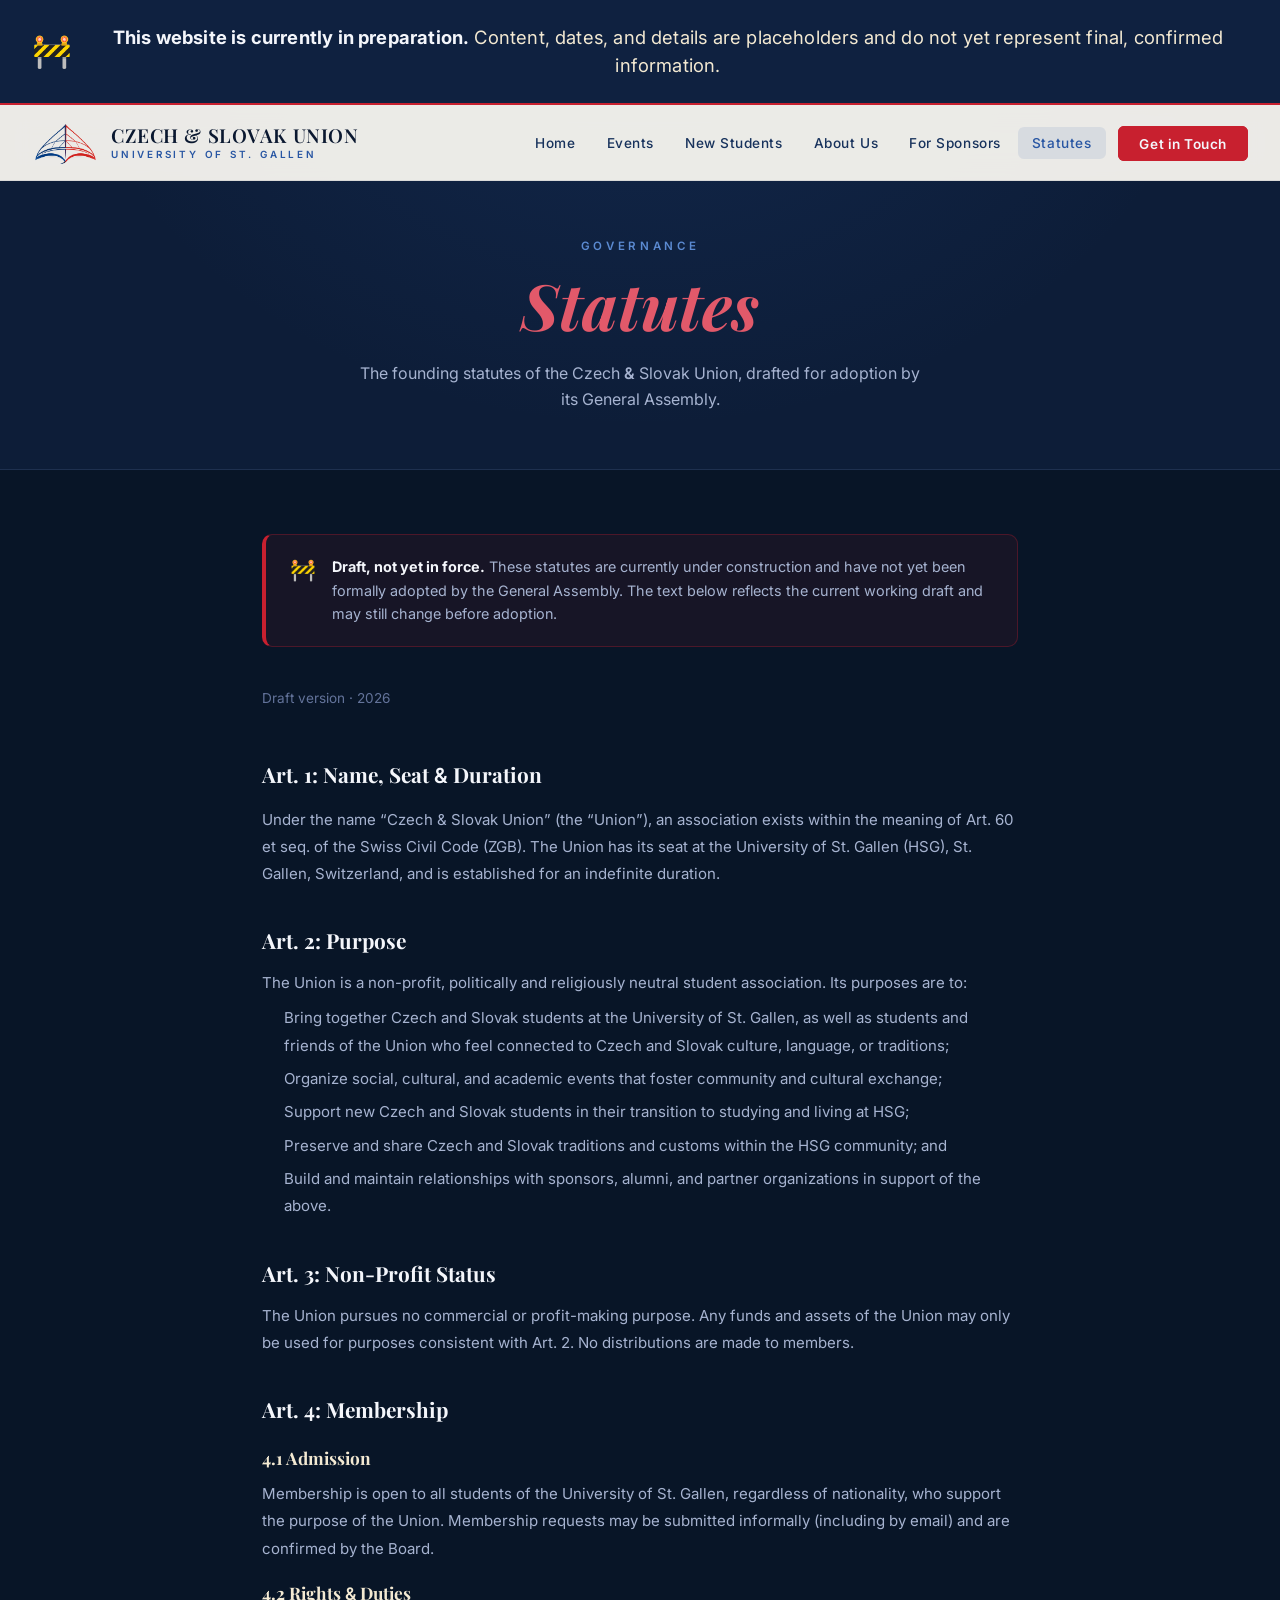
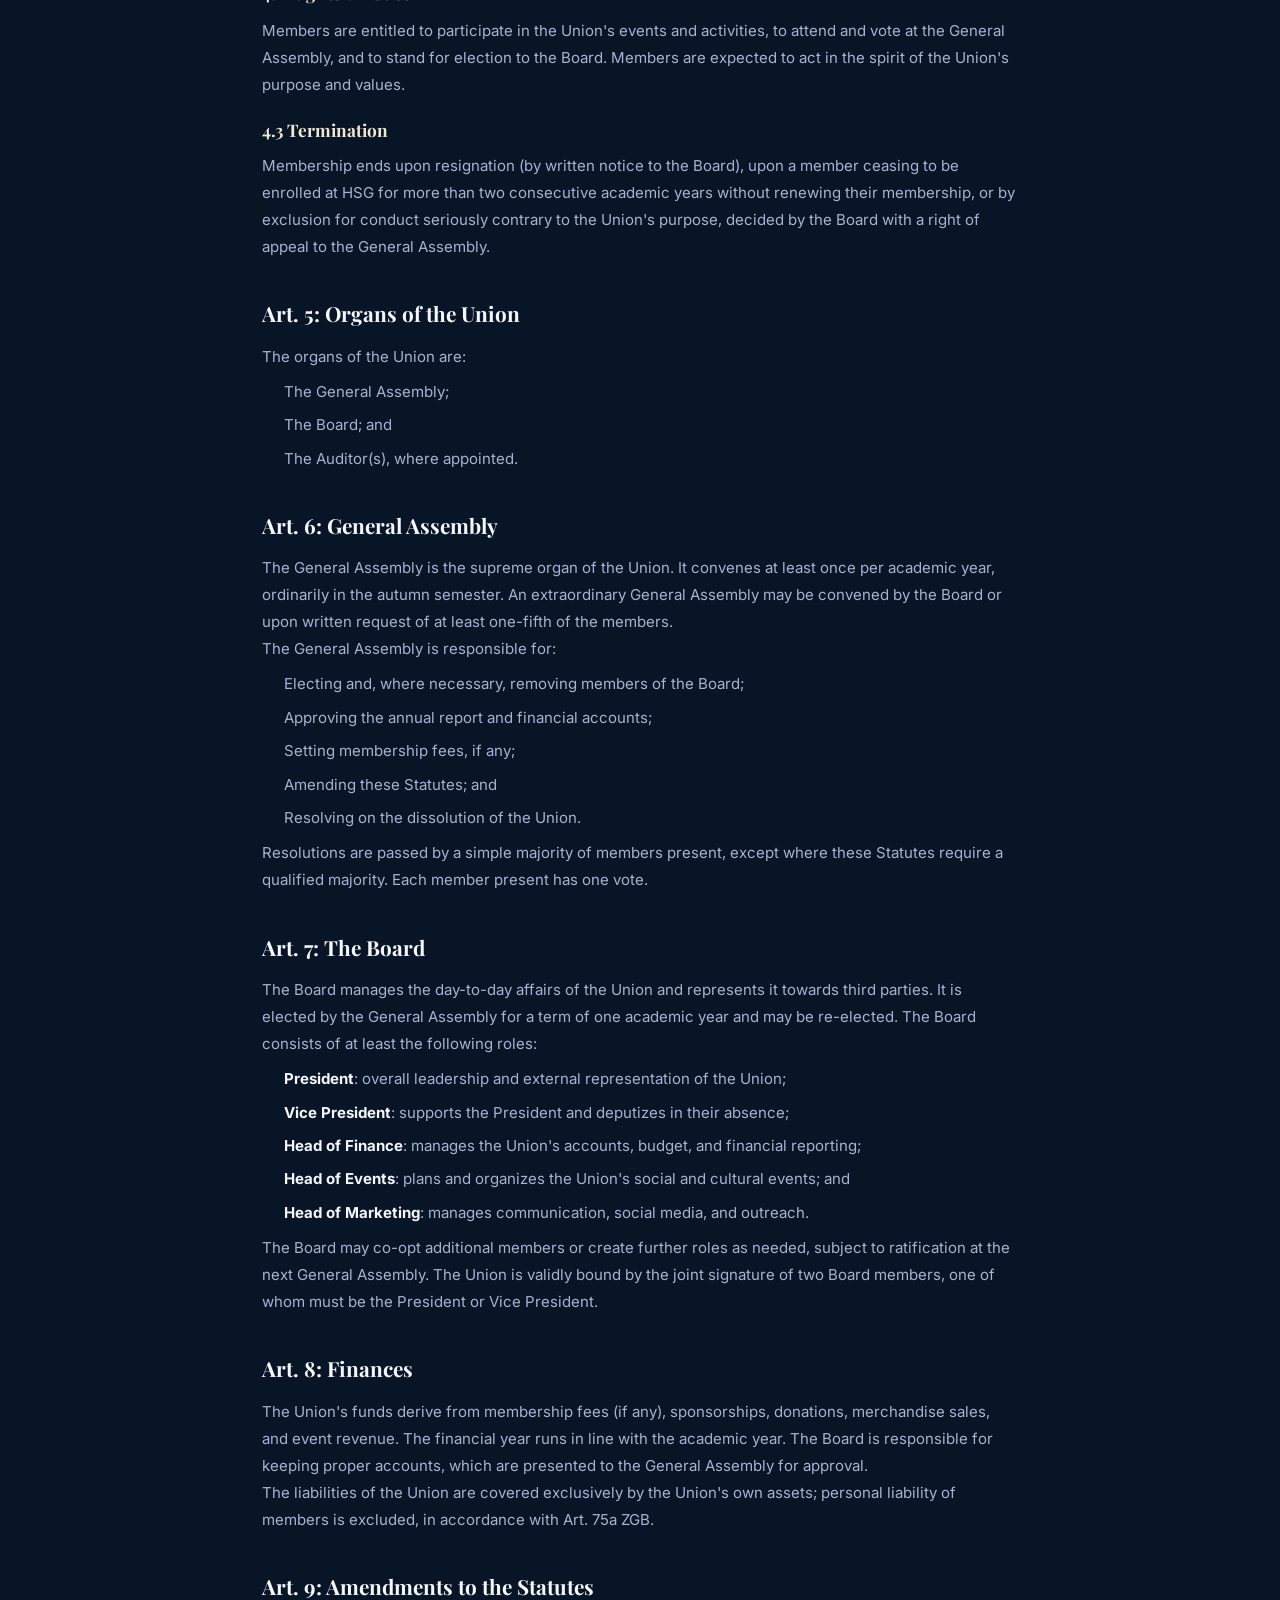
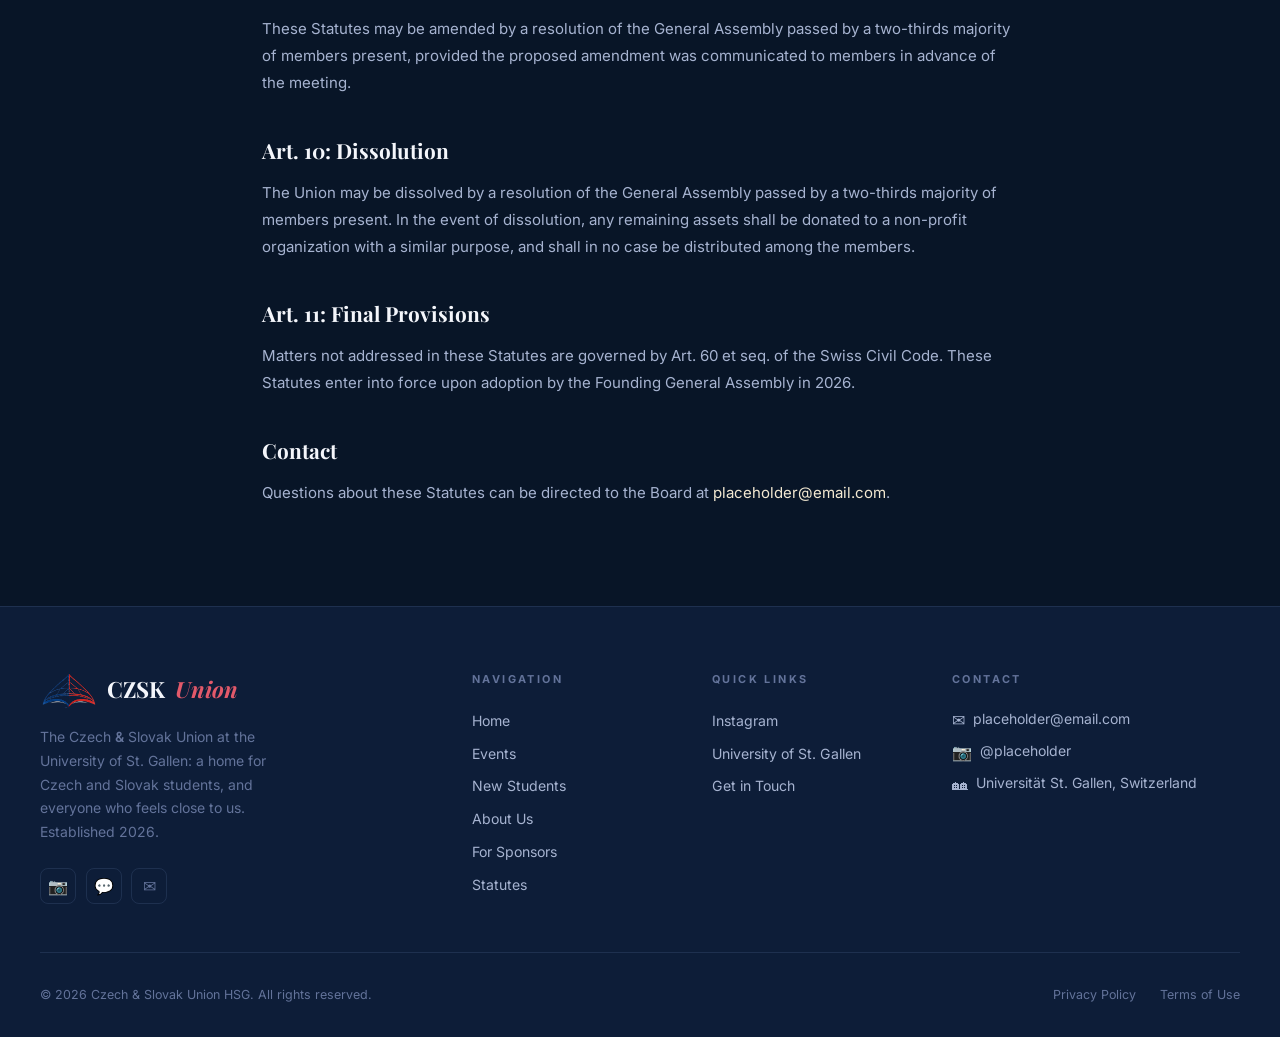
<file: statutes.html>
<!DOCTYPE html>
<html lang="en">
<head>
  <meta charset="UTF-8" />
  <meta name="viewport" content="width=device-width, initial-scale=1.0" />
  <title>Statutes &middot; Czech &amp; Slovak Union HSG</title>
  <meta name="description" content="The Statutes of the Czech & Slovak Union, a student association at the University of St. Gallen." />
  <link rel="icon" href="assets/czech_slovak_union_dome_transparent_FavIcon.png" type="image/png" />
  <link rel="stylesheet" href="css/style.css?v=4" />
</head>
<body class="page-statutes">

  <!-- IN-PREPARATION NOTICE -->
  <div class="top-notice" id="top-notice">
    <span class="notice-icon">🚧</span>
    <p><strong>This website is currently in preparation.</strong> Content, dates, and details are placeholders and do not yet represent final, confirmed information.</p>
  </div>

  <!-- NAV -->
  <nav class="nav">
    <a href="index.html" class="nav-logo">
      <img src="assets/czech_slovak_union_dome_transparent_FavIcon.png" alt="Czech & Slovak Union Logo" onerror="this.style.display='none'" />
      <span class="nav-logo-text" style="white-space:nowrap;">CZECH &amp; SLOVAK UNION<span>University of St. Gallen</span></span>
    </a>
    <ul class="nav-links" id="nav-links">
      <li class="nav-mobile-header">
        <button class="nav-close" aria-label="Close menu">&#x2715;</button>
        <a href="index.html" class="nav-mobile-brand">
          <img src="assets/czech_slovak_union_dome_transparent_FavIcon.png" alt="Logo" onerror="this.style.display='none'" />
          <span class="nav-mobile-brand-text">CZECH &amp; SLOVAK UNION<span>University of St. Gallen</span></span>
        </a>
        <p class="nav-mobile-slogan">Domov daleko od domova.</p>
      </li>
      <li><a class="nav-link" href="index.html" data-page="index.html">Home</a></li>
      <li><a class="nav-link" href="events.html" data-page="events.html">Events</a></li>
      <li><a class="nav-link" href="new-students.html" data-page="new-students.html">New Students</a></li>
      <li><a class="nav-link" href="about.html" data-page="about.html">About Us</a></li>
      <li><a class="nav-link" href="shop.html" data-page="shop.html">For Sponsors</a></li>
      <li><a class="nav-link" href="statutes.html" data-page="statutes.html">Statutes</a></li>
      <li><a class="nav-cta" href="contact.html" data-page="contact.html">Get in Touch</a></li>
    </ul>
    <button class="nav-toggle" id="nav-toggle" aria-label="Menu">
      <span></span><span></span><span></span>
    </button>
  </nav>

  <!-- PAGE HERO -->
  <div class="page-hero">
    <div class="inner">
      <p class="page-hero-label">Governance</p>
      <h1 class="page-hero-title"><span class="accent">Statutes</span></h1>
      <p class="page-hero-sub">The founding statutes of the Czech <span class="amp">&amp;</span> Slovak Union, drafted for adoption by its General Assembly.</p>
    </div>
  </div>

  <!-- CONTENT -->
  <div class="legal-content">

    <div class="notice-banner reveal">
      <span class="notice-icon">🚧</span>
      <p><strong>Draft, not yet in force.</strong> These statutes are currently under construction and have not yet been formally adopted by the General Assembly. The text below reflects the current working draft and may still change before adoption.</p>
    </div>

    <p class="legal-updated">Draft version &middot; 2026</p>

    <div class="legal-block reveal">
      <h2>Art. 1: Name, Seat <span class="amp">&amp;</span> Duration</h2>
      <p>Under the name &ldquo;Czech &amp; Slovak Union&rdquo; (the &ldquo;Union&rdquo;), an association exists within the meaning of Art. 60 et seq. of the Swiss Civil Code (ZGB). The Union has its seat at the University of St. Gallen (HSG), St. Gallen, Switzerland, and is established for an indefinite duration.</p>
    </div>

    <div class="legal-block reveal">
      <h2>Art. 2: Purpose</h2>
      <p>The Union is a non-profit, politically and religiously neutral student association. Its purposes are to:</p>
      <ul>
        <li>Bring together Czech and Slovak students at the University of St. Gallen, as well as students and friends of the Union who feel connected to Czech and Slovak culture, language, or traditions;</li>
        <li>Organize social, cultural, and academic events that foster community and cultural exchange;</li>
        <li>Support new Czech and Slovak students in their transition to studying and living at HSG;</li>
        <li>Preserve and share Czech and Slovak traditions and customs within the HSG community; and</li>
        <li>Build and maintain relationships with sponsors, alumni, and partner organizations in support of the above.</li>
      </ul>
    </div>

    <div class="legal-block reveal">
      <h2>Art. 3: Non-Profit Status</h2>
      <p>The Union pursues no commercial or profit-making purpose. Any funds and assets of the Union may only be used for purposes consistent with Art. 2. No distributions are made to members.</p>
    </div>

    <div class="legal-block reveal">
      <h2>Art. 4: Membership</h2>
      <h3>4.1 Admission</h3>
      <p>Membership is open to all students of the University of St. Gallen, regardless of nationality, who support the purpose of the Union. Membership requests may be submitted informally (including by email) and are confirmed by the Board.</p>
      <h3>4.2 Rights <span class="amp">&amp;</span> Duties</h3>
      <p>Members are entitled to participate in the Union's events and activities, to attend and vote at the General Assembly, and to stand for election to the Board. Members are expected to act in the spirit of the Union's purpose and values.</p>
      <h3>4.3 Termination</h3>
      <p>Membership ends upon resignation (by written notice to the Board), upon a member ceasing to be enrolled at HSG for more than two consecutive academic years without renewing their membership, or by exclusion for conduct seriously contrary to the Union's purpose, decided by the Board with a right of appeal to the General Assembly.</p>
    </div>

    <div class="legal-block reveal">
      <h2>Art. 5: Organs of the Union</h2>
      <p>The organs of the Union are:</p>
      <ul>
        <li>The General Assembly;</li>
        <li>The Board; and</li>
        <li>The Auditor(s), where appointed.</li>
      </ul>
    </div>

    <div class="legal-block reveal">
      <h2>Art. 6: General Assembly</h2>
      <p>The General Assembly is the supreme organ of the Union. It convenes at least once per academic year, ordinarily in the autumn semester. An extraordinary General Assembly may be convened by the Board or upon written request of at least one-fifth of the members.</p>
      <p>The General Assembly is responsible for:</p>
      <ul>
        <li>Electing and, where necessary, removing members of the Board;</li>
        <li>Approving the annual report and financial accounts;</li>
        <li>Setting membership fees, if any;</li>
        <li>Amending these Statutes; and</li>
        <li>Resolving on the dissolution of the Union.</li>
      </ul>
      <p>Resolutions are passed by a simple majority of members present, except where these Statutes require a qualified majority. Each member present has one vote.</p>
    </div>

    <div class="legal-block reveal">
      <h2>Art. 7: The Board</h2>
      <p>The Board manages the day-to-day affairs of the Union and represents it towards third parties. It is elected by the General Assembly for a term of one academic year and may be re-elected. The Board consists of at least the following roles:</p>
      <ul>
        <li><strong style="color:var(--white);">President</strong>: overall leadership and external representation of the Union;</li>
        <li><strong style="color:var(--white);">Vice President</strong>: supports the President and deputizes in their absence;</li>
        <li><strong style="color:var(--white);">Head of Finance</strong>: manages the Union's accounts, budget, and financial reporting;</li>
        <li><strong style="color:var(--white);">Head of Events</strong>: plans and organizes the Union's social and cultural events; and</li>
        <li><strong style="color:var(--white);">Head of Marketing</strong>: manages communication, social media, and outreach.</li>
      </ul>
      <p>The Board may co-opt additional members or create further roles as needed, subject to ratification at the next General Assembly. The Union is validly bound by the joint signature of two Board members, one of whom must be the President or Vice President.</p>
    </div>

    <div class="legal-block reveal">
      <h2>Art. 8: Finances</h2>
      <p>The Union's funds derive from membership fees (if any), sponsorships, donations, merchandise sales, and event revenue. The financial year runs in line with the academic year. The Board is responsible for keeping proper accounts, which are presented to the General Assembly for approval.</p>
      <p>The liabilities of the Union are covered exclusively by the Union's own assets; personal liability of members is excluded, in accordance with Art. 75a ZGB.</p>
    </div>

    <div class="legal-block reveal">
      <h2>Art. 9: Amendments to the Statutes</h2>
      <p>These Statutes may be amended by a resolution of the General Assembly passed by a two-thirds majority of members present, provided the proposed amendment was communicated to members in advance of the meeting.</p>
    </div>

    <div class="legal-block reveal">
      <h2>Art. 10: Dissolution</h2>
      <p>The Union may be dissolved by a resolution of the General Assembly passed by a two-thirds majority of members present. In the event of dissolution, any remaining assets shall be donated to a non-profit organization with a similar purpose, and shall in no case be distributed among the members.</p>
    </div>

    <div class="legal-block reveal">
      <h2>Art. 11: Final Provisions</h2>
      <p>Matters not addressed in these Statutes are governed by Art. 60 et seq. of the Swiss Civil Code. These Statutes enter into force upon adoption by the Founding General Assembly in 2026.</p>
    </div>

    <div class="legal-block reveal">
      <h2>Contact</h2>
      <p>Questions about these Statutes can be directed to the Board at <a href="mailto:info@czskhsg.ch">placeholder@email.com</a>.</p>
    </div>

  </div>

  <!-- FOOTER -->
  <footer class="footer">
    <div class="footer-top">
      <div>
        <div class="footer-brand-name">
          <img src="assets/czech_slovak_union_dome_transparent_FavIcon.png" alt="Logo" onerror="this.style.display='none'" />
          CZSK <span>Union</span>
        </div>
        <p class="footer-tagline">The Czech <span class="amp">&amp;</span> Slovak Union at the University of St. Gallen: a home for Czech and Slovak students, and everyone who feels close to us. Established 2026.</p>
        <div class="footer-socials">
          <a href="https://instagram.com/czskhsg" target="_blank" rel="noopener" class="social-icon" title="Instagram">&#128247;</a>
          <a href="contact.html" class="social-icon" title="WhatsApp">&#128172;</a>
          <a href="mailto:info@czskhsg.ch" class="social-icon" title="Email">&#9993;</a>
        </div>
      </div>
      <div class="footer-col">
        <h4>Navigation</h4>
        <div class="footer-links">
          <a href="index.html" class="footer-link">Home</a>
          <a href="events.html" class="footer-link">Events</a>
          <a href="new-students.html" class="footer-link">New Students</a>
          <a href="about.html" class="footer-link">About Us</a>
          <a href="shop.html" class="footer-link">For Sponsors</a>
          <a href="statutes.html" class="footer-link">Statutes</a>
        </div>
      </div>
      <div class="footer-col">
        <h4>Quick Links</h4>
        <div class="footer-links">
          <a href="https://instagram.com/czskhsg" target="_blank" class="footer-link">Instagram</a>
          <a href="https://www.unisg.ch" target="_blank" class="footer-link">University of St. Gallen</a>
          <a href="contact.html" class="footer-link">Get in Touch</a>
        </div>
      </div>
      <div class="footer-col">
        <h4>Contact</h4>
        <div class="footer-contact-item"><span class="contact-icon">&#9993;</span> placeholder@email.com</div>
        <div class="footer-contact-item"><span class="contact-icon">&#128247;</span> @placeholder</div>
        <div class="footer-contact-item"><span class="contact-icon">&#127960;</span> Universität St. Gallen, Switzerland</div>
      </div>
    </div>
    <div class="footer-bottom">
      <p class="footer-copy">&copy; 2026 Czech &amp; Slovak Union HSG. All rights reserved.</p>
      <div class="footer-legal">
        <a href="privacy.html">Privacy Policy</a>
        <a href="terms.html">Terms of Use</a>
      </div>
    </div>
  </footer>

  <script src="js/app.js"></script>
</body>
</html>
</file>
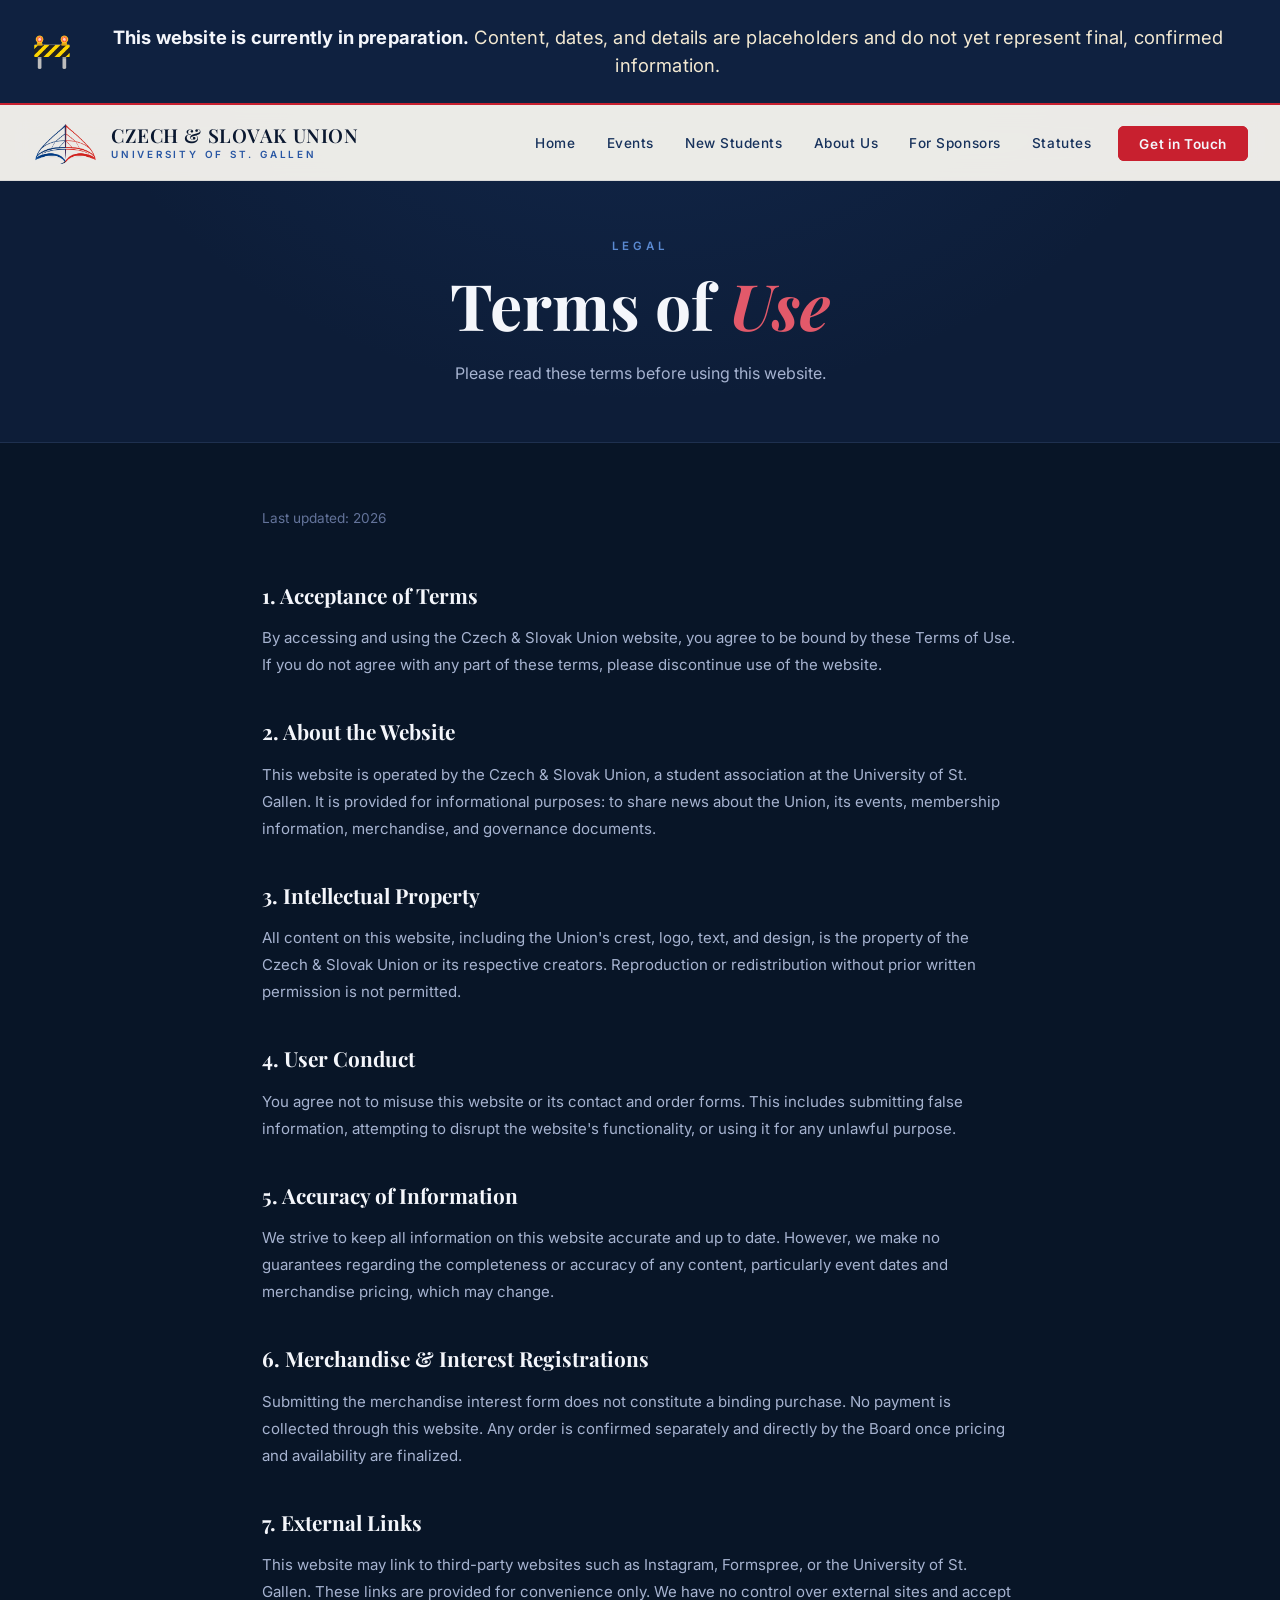
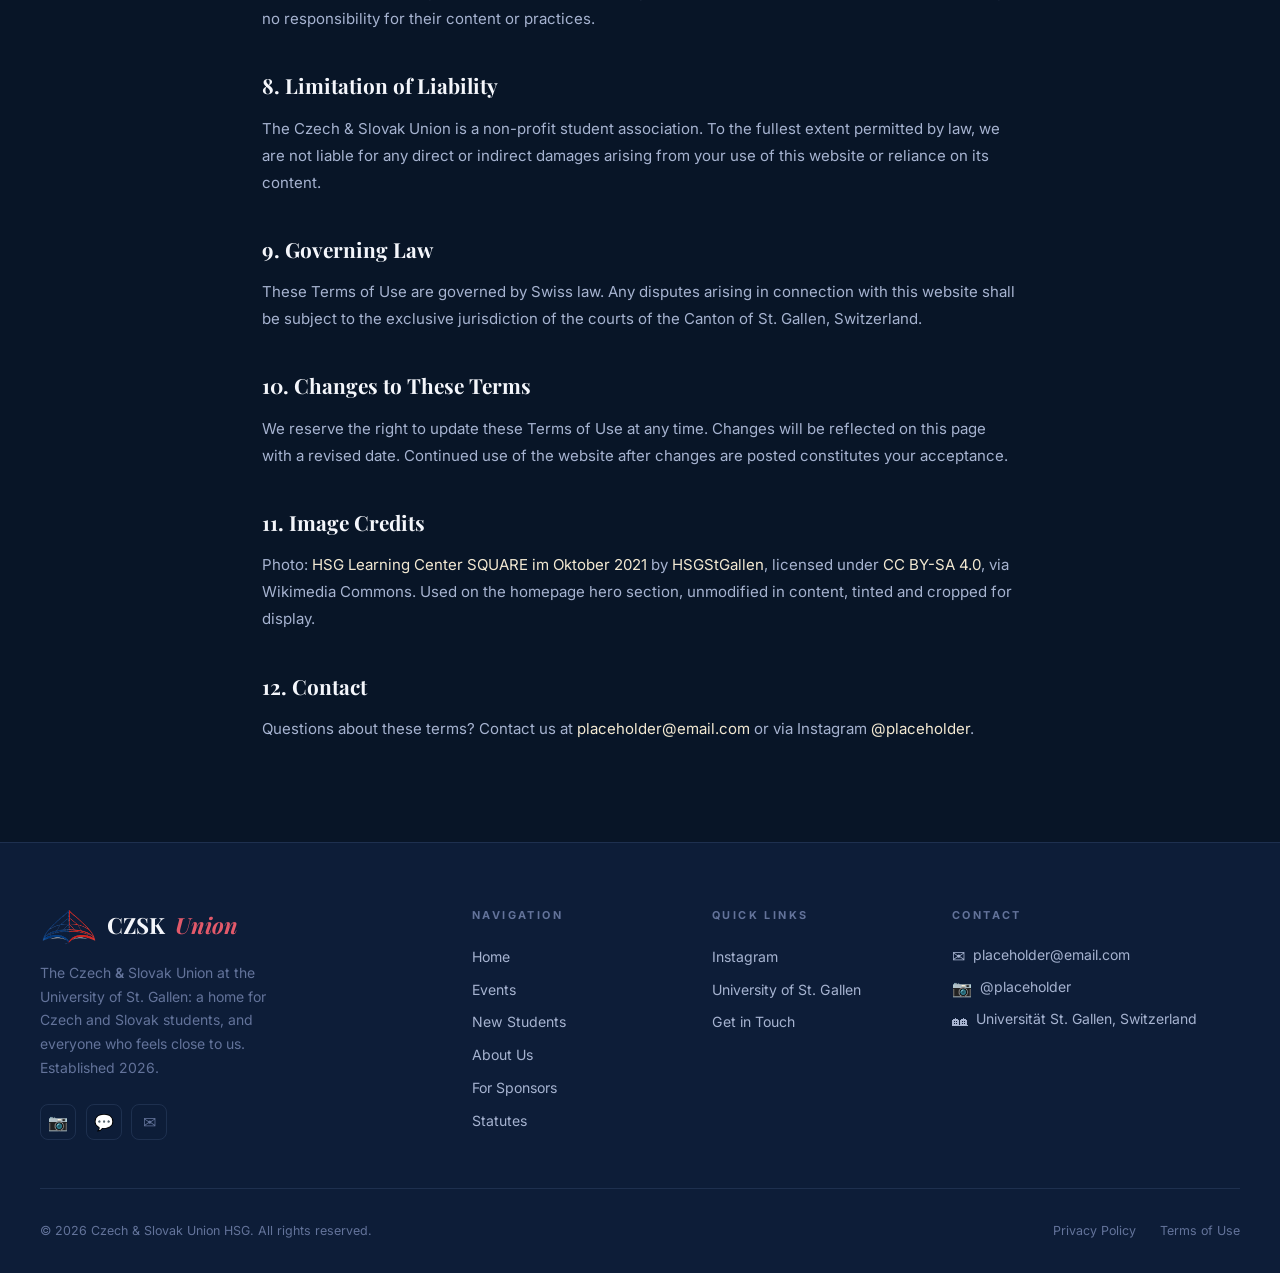
<file: terms.html>
<!DOCTYPE html>
<html lang="en">
<head>
  <meta charset="UTF-8" />
  <meta name="viewport" content="width=device-width, initial-scale=1.0" />
  <title>Terms of Use &middot; Czech &amp; Slovak Union HSG</title>
  <meta name="description" content="Terms of Use for the Czech & Slovak Union website." />
  <link rel="icon" href="assets/czech_slovak_union_dome_transparent_FavIcon.png" type="image/png" />
  <link rel="stylesheet" href="css/style.css?v=4" />
</head>
<body class="page-terms">

  <!-- IN-PREPARATION NOTICE -->
  <div class="top-notice" id="top-notice">
    <span class="notice-icon">🚧</span>
    <p><strong>This website is currently in preparation.</strong> Content, dates, and details are placeholders and do not yet represent final, confirmed information.</p>
  </div>

  <!-- NAV -->
  <nav class="nav">
    <a href="index.html" class="nav-logo">
      <img src="assets/czech_slovak_union_dome_transparent_FavIcon.png" alt="Czech & Slovak Union Logo" onerror="this.style.display='none'" />
      <span class="nav-logo-text" style="white-space:nowrap;">CZECH &amp; SLOVAK UNION<span>University of St. Gallen</span></span>
    </a>
    <ul class="nav-links" id="nav-links">
      <li class="nav-mobile-header">
        <button class="nav-close" aria-label="Close menu">&#x2715;</button>
        <a href="index.html" class="nav-mobile-brand">
          <img src="assets/czech_slovak_union_dome_transparent_FavIcon.png" alt="Logo" onerror="this.style.display='none'" />
          <span class="nav-mobile-brand-text">CZECH &amp; SLOVAK UNION<span>University of St. Gallen</span></span>
        </a>
        <p class="nav-mobile-slogan">Domov daleko od domova.</p>
      </li>
      <li><a class="nav-link" href="index.html" data-page="index.html">Home</a></li>
      <li><a class="nav-link" href="events.html" data-page="events.html">Events</a></li>
      <li><a class="nav-link" href="new-students.html" data-page="new-students.html">New Students</a></li>
      <li><a class="nav-link" href="about.html" data-page="about.html">About Us</a></li>
      <li><a class="nav-link" href="shop.html" data-page="shop.html">For Sponsors</a></li>
      <li><a class="nav-link" href="statutes.html" data-page="statutes.html">Statutes</a></li>
      <li><a class="nav-cta" href="contact.html" data-page="contact.html">Get in Touch</a></li>
    </ul>
    <button class="nav-toggle" id="nav-toggle" aria-label="Menu">
      <span></span><span></span><span></span>
    </button>
  </nav>

  <!-- PAGE HERO -->
  <div class="page-hero">
    <div class="inner">
      <p class="page-hero-label">Legal</p>
      <h1 class="page-hero-title">Terms of <span class="accent">Use</span></h1>
      <p class="page-hero-sub">Please read these terms before using this website.</p>
    </div>
  </div>

  <!-- CONTENT -->
  <div class="legal-content">

    <p class="legal-updated">Last updated: 2026</p>

    <div class="legal-block reveal">
      <h2>1. Acceptance of Terms</h2>
      <p>By accessing and using the Czech &amp; Slovak Union website, you agree to be bound by these Terms of Use. If you do not agree with any part of these terms, please discontinue use of the website.</p>
    </div>

    <div class="legal-block reveal">
      <h2>2. About the Website</h2>
      <p>This website is operated by the Czech &amp; Slovak Union, a student association at the University of St. Gallen. It is provided for informational purposes: to share news about the Union, its events, membership information, merchandise, and governance documents.</p>
    </div>

    <div class="legal-block reveal">
      <h2>3. Intellectual Property</h2>
      <p>All content on this website, including the Union's crest, logo, text, and design, is the property of the Czech &amp; Slovak Union or its respective creators. Reproduction or redistribution without prior written permission is not permitted.</p>
    </div>

    <div class="legal-block reveal">
      <h2>4. User Conduct</h2>
      <p>You agree not to misuse this website or its contact and order forms. This includes submitting false information, attempting to disrupt the website's functionality, or using it for any unlawful purpose.</p>
    </div>

    <div class="legal-block reveal">
      <h2>5. Accuracy of Information</h2>
      <p>We strive to keep all information on this website accurate and up to date. However, we make no guarantees regarding the completeness or accuracy of any content, particularly event dates and merchandise pricing, which may change.</p>
    </div>

    <div class="legal-block reveal">
      <h2>6. Merchandise &amp; Interest Registrations</h2>
      <p>Submitting the merchandise interest form does not constitute a binding purchase. No payment is collected through this website. Any order is confirmed separately and directly by the Board once pricing and availability are finalized.</p>
    </div>

    <div class="legal-block reveal">
      <h2>7. External Links</h2>
      <p>This website may link to third-party websites such as Instagram, Formspree, or the University of St. Gallen. These links are provided for convenience only. We have no control over external sites and accept no responsibility for their content or practices.</p>
    </div>

    <div class="legal-block reveal">
      <h2>8. Limitation of Liability</h2>
      <p>The Czech &amp; Slovak Union is a non-profit student association. To the fullest extent permitted by law, we are not liable for any direct or indirect damages arising from your use of this website or reliance on its content.</p>
    </div>

    <div class="legal-block reveal">
      <h2>9. Governing Law</h2>
      <p>These Terms of Use are governed by Swiss law. Any disputes arising in connection with this website shall be subject to the exclusive jurisdiction of the courts of the Canton of St. Gallen, Switzerland.</p>
    </div>

    <div class="legal-block reveal">
      <h2>10. Changes to These Terms</h2>
      <p>We reserve the right to update these Terms of Use at any time. Changes will be reflected on this page with a revised date. Continued use of the website after changes are posted constitutes your acceptance.</p>
    </div>

    <div class="legal-block reveal">
      <h2>11. Image Credits</h2>
      <p>
        Photo: <a href="https://commons.wikimedia.org/wiki/File:HSG_Learning_Center_SQUARE_im_Oktober_2021.jpg" target="_blank" rel="noopener">HSG Learning Center SQUARE im Oktober 2021</a>
        by <a href="https://commons.wikimedia.org/wiki/User:HSGStGallen" target="_blank" rel="noopener">HSGStGallen</a>,
        licensed under <a href="https://creativecommons.org/licenses/by-sa/4.0/" target="_blank" rel="noopener">CC BY-SA 4.0</a>, via Wikimedia Commons. Used on the homepage hero section, unmodified in content, tinted and cropped for display.
      </p>
    </div>

    <div class="legal-block reveal">
      <h2>12. Contact</h2>
      <p>Questions about these terms? Contact us at <a href="mailto:info@czskhsg.ch">placeholder@email.com</a> or via Instagram <a href="https://instagram.com/czskhsg" target="_blank" rel="noopener">@placeholder</a>.</p>
    </div>

  </div>

  <!-- FOOTER -->
  <footer class="footer">
    <div class="footer-top">
      <div>
        <div class="footer-brand-name">
          <img src="assets/czech_slovak_union_dome_transparent_FavIcon.png" alt="Logo" onerror="this.style.display='none'" />
          CZSK <span>Union</span>
        </div>
        <p class="footer-tagline">The Czech <span class="amp">&amp;</span> Slovak Union at the University of St. Gallen: a home for Czech and Slovak students, and everyone who feels close to us. Established 2026.</p>
        <div class="footer-socials">
          <a href="https://instagram.com/czskhsg" target="_blank" rel="noopener" class="social-icon" title="Instagram">&#128247;</a>
          <a href="contact.html" class="social-icon" title="WhatsApp">&#128172;</a>
          <a href="mailto:info@czskhsg.ch" class="social-icon" title="Email">&#9993;</a>
        </div>
      </div>
      <div class="footer-col">
        <h4>Navigation</h4>
        <div class="footer-links">
          <a href="index.html" class="footer-link">Home</a>
          <a href="events.html" class="footer-link">Events</a>
          <a href="new-students.html" class="footer-link">New Students</a>
          <a href="about.html" class="footer-link">About Us</a>
          <a href="shop.html" class="footer-link">For Sponsors</a>
          <a href="statutes.html" class="footer-link">Statutes</a>
        </div>
      </div>
      <div class="footer-col">
        <h4>Quick Links</h4>
        <div class="footer-links">
          <a href="https://instagram.com/czskhsg" target="_blank" class="footer-link">Instagram</a>
          <a href="https://www.unisg.ch" target="_blank" class="footer-link">University of St. Gallen</a>
          <a href="contact.html" class="footer-link">Get in Touch</a>
        </div>
      </div>
      <div class="footer-col">
        <h4>Contact</h4>
        <div class="footer-contact-item"><span class="contact-icon">&#9993;</span> placeholder@email.com</div>
        <div class="footer-contact-item"><span class="contact-icon">&#128247;</span> @placeholder</div>
        <div class="footer-contact-item"><span class="contact-icon">&#127960;</span> Universität St. Gallen, Switzerland</div>
      </div>
    </div>
    <div class="footer-bottom">
      <p class="footer-copy">&copy; 2026 Czech &amp; Slovak Union HSG. All rights reserved.</p>
      <div class="footer-legal">
        <a href="privacy.html">Privacy Policy</a>
        <a href="terms.html">Terms of Use</a>
      </div>
    </div>
  </footer>

  <script src="js/app.js"></script>
</body>
</html>
</file>
<file: css/style.css>
/* ============================================================
   CZECH & SLOVAK UNION — HSG St. Gallen
   Main Stylesheet
   ============================================================ */

@import url('https://fonts.googleapis.com/css2?family=Playfair+Display:ital,wght@0,500;0,600;0,700;1,500;1,600&family=Inter:wght@300;400;500;600;700&display=swap');

/* ---- Variables ---- */
:root {
  --navy:        #0a1830;
  --navy-2:      #0f2140;
  --navy-3:      #17325c;
  --bg:          #081527;
  --bg-2:        #0d1d38;
  --bg-3:        #142c50;
  --bg-card:     #0f2140;
  --blue:        #2856a3;
  --blue-light:  #5b8ad1;
  --blue-glow:   rgba(40, 86, 163, 0.32);
  --red:         #c8202f;
  --red-light:   #e2596a;
  --red-glow:    rgba(200, 32, 47, 0.28);
  --cream:       #e8dcc0;
  --cream-light: #f3e9d2;
  --cream-glow:  rgba(232, 220, 192, 0.2);
  --white:       #f4f6fb;
  --gray:        #63739a;
  --gray-light:  #a6b3d0;
  --border:      rgba(120, 150, 200, 0.16);
  --border-cream:rgba(232, 220, 192, 0.22);
  --font-h:      'Playfair Display', 'Georgia', serif;
  --font-b:      'Inter', sans-serif;
  --nav-h:       76px;
  --t:           0.3s ease;
  --radius:      10px;
}

/* ---- Reset ---- */
*, *::before, *::after { box-sizing: border-box; margin: 0; padding: 0; }
html { scroll-behavior: smooth; }
body { font-family: var(--font-b); background: var(--bg); color: var(--white); overflow-x: hidden; line-height: 1.65; }
img  { max-width: 100%; display: block; }
a    { color: inherit; text-decoration: none; }
ul   { list-style: none; }
button { cursor: pointer; font-family: inherit; }

/* ---- Top Notice (site in preparation) ---- */
.top-notice {
  position: fixed; top: 0; left: 0; right: 0; z-index: 10001;
  display: flex; align-items: center; justify-content: center; gap: 1rem;
  padding: 1.5rem 2rem; text-align: center;
  background: var(--navy-2); border-bottom: 2px solid var(--red);
}
.top-notice .notice-icon { font-size: 2rem; flex-shrink: 0; }
.top-notice p {
  margin: 0; font-size: 1.15rem; line-height: 1.5;
  color: var(--cream-light); letter-spacing: 0.01em;
}
.top-notice strong { color: var(--white); }
@media (max-width: 768px) {
  .top-notice { padding: 1.1rem 1.25rem; gap: 0.6rem; }
  .top-notice .notice-icon { font-size: 1.4rem; }
  .top-notice p { font-size: 0.85rem; line-height: 1.45; }
}
/* ---- Navigation ---- */
.nav {
  position: fixed; top: var(--notice-h, 0px); left: 0; right: 0; z-index: 10000;
  height: var(--nav-h);
  display: flex; align-items: center;
  padding: 0 2rem;
  background: rgba(250, 248, 242, 0.94);
  backdrop-filter: blur(14px) saturate(1.3);
  border-bottom: 1px solid rgba(10, 24, 48, 0.08);
  transition: background var(--t), box-shadow var(--t);
}
.nav.scrolled {
  background: rgba(250, 248, 242, 0.99);
  box-shadow: 0 4px 24px rgba(10, 24, 48, 0.08);
}
.nav-logo {
  display: flex; align-items: center; gap: 0.75rem; flex-shrink: 0;
}
.nav-logo img   { height: 44px; width: auto; }
.nav-logo-text  {
  font-family: var(--font-h); font-size: 1.2rem; font-weight: 600;
  letter-spacing: 0.03em; line-height: 1.1;
  color: var(--navy);
  white-space: nowrap;
  flex: none;
}
.nav-logo-text span { color: var(--blue); display: block; font-size: 0.62rem; letter-spacing: 0.28em; font-family: var(--font-b); font-weight: 600; text-transform: uppercase; margin-top: 0.2rem; }

.nav-links {
  display: flex; align-items: center; gap: 0.15rem; margin-left: auto;
}
.nav-link {
  font-family: var(--font-b); font-size: 0.85rem; font-weight: 500;
  letter-spacing: 0.04em;
  padding: 0.5rem 0.9rem; border-radius: 6px;
  color: var(--navy-3);
  transition: color var(--t), background var(--t);
  white-space: nowrap;
}
.nav-link:hover, .nav-link.active {
  color: var(--blue); background: rgba(40, 86, 163, 0.1);
}
.nav-cta {
  font-family: var(--font-b); font-size: 0.85rem; font-weight: 600;
  letter-spacing: 0.04em;
  padding: 0.55rem 1.25rem; border-radius: 6px; margin-left: 0.65rem;
  background: var(--red); color: var(--white);
  border: 1.5px solid var(--red);
  transition: all var(--t);
  white-space: nowrap;
}
.nav-cta:hover { background: var(--red-light); border-color: var(--red-light); transform: translateY(-1px); }

.nav-mobile-header { display: none; }
.nav-toggle {
  display: none; flex-direction: column; gap: 5px; margin-left: auto; padding: 4px;
  background: none; border: none;
}
.nav-toggle span {
  width: 24px; height: 2px; background: var(--navy);
  border-radius: 2px; transition: var(--t);
  display: block;
}
.nav-toggle.open span:nth-child(1) { transform: rotate(45deg) translate(5px, 5px); }
.nav-toggle.open span:nth-child(2) { opacity: 0; }
.nav-toggle.open span:nth-child(3) { transform: rotate(-45deg) translate(5px, -5px); }

/* ---- Ticker ---- */
.ticker-wrap {
  background: var(--navy-2);
  padding: 0.6rem 0; overflow: hidden; white-space: nowrap;
  border-bottom: 1px solid var(--border);
}
.ticker {
  display: inline-flex; gap: 0;
  width: max-content;
  animation: tickerScroll 24s linear infinite;
}
.ticker-item {
  font-family: var(--font-h); font-style: italic; font-size: 0.82rem; letter-spacing: 0.03em;
  color: var(--cream-light);
  padding: 0 2.75rem;
  position: relative;
}
.ticker-item::after {
  content: '\2022'; position: absolute; right: -1.5rem; color: var(--red-light); font-style: normal;
}
@keyframes tickerScroll {
  0%   { transform: translateX(0); }
  100% { transform: translateX(-50%); }
}

/* ---- Hero ---- */
.hero {
  position: relative; min-height: 100vh;
  display: flex; align-items: center; justify-content: center;
  padding-top: var(--nav-h); overflow: hidden;
}
.hero-bg-fallback {
  position: absolute; inset: 0;
  background: radial-gradient(ellipse at 50% 30%, #16305a 0%, #081527 62%),
              linear-gradient(160deg, #0d2140 0%, #061020 100%);
  z-index: 0;
}
.hero-watermark {
  position: absolute; left: 50%; top: 46%; transform: translate(-50%, -50%);
  width: min(1400px, 165vw);
  opacity: 0.1;
  z-index: 0;
  filter: saturate(0.6) brightness(1.6);
  pointer-events: none;
}
.hero-grid-overlay {
  position: absolute; inset: 0; z-index: 1;
  background-image:
    linear-gradient(rgba(91,138,209,0.05) 1px, transparent 1px),
    linear-gradient(90deg, rgba(91,138,209,0.05) 1px, transparent 1px);
  background-size: 64px 64px;
  mask-image: radial-gradient(ellipse at 50% 40%, black 30%, transparent 75%);
}
.hero-vignette {
  position: absolute; inset: 0; z-index: 2;
  background: radial-gradient(ellipse at center, transparent 38%, rgba(8,21,39,0.9) 100%);
}
.hero-bottom-fade {
  position: absolute; bottom: 0; left: 0; right: 0; height: 30%; z-index: 3;
  background: linear-gradient(to bottom, transparent, var(--bg));
}

/* Hero background photo + waving flag color-tint overlay */
.hero-photo { position: absolute; inset: 0; z-index: 0; overflow: hidden; }
.hero-photo img {
  width: 100%; height: 100%; object-fit: cover; object-position: center 62%;
  filter: brightness(0.66) saturate(1.05);
}
.hero-flag-tint {
  position: absolute; inset: 0; z-index: 2;
  mix-blend-mode: multiply; opacity: 0.68;
  pointer-events: none;
}
.hero-flag-tint svg { width: 100%; height: 100%; display: block; filter: url(#flagWave); }
.hero-credit {
  position: absolute; bottom: 0.7rem; right: 1rem; z-index: 6;
  font-size: 0.62rem; color: rgba(255,255,255,0.62); font-family: var(--font-b);
}
.hero-credit a { color: rgba(255,255,255,0.85); text-decoration: underline; }

/* Flags (legacy floating flag layout, kept for reuse) */
.hero-flags {
  position: absolute; left: 50%; top: 50%; z-index: 3;
  width: min(920px, 92vw);
  transform: translate(-50%, -58%);
  display: flex; align-items: flex-end; justify-content: center;
  pointer-events: none;
  filter: drop-shadow(0 30px 60px rgba(0,0,0,0.45));
}
.flag-wrap {
  width: 46%; max-width: 380px;
  animation: flagFloat 6s ease-in-out infinite;
}
.flag-wrap.flag-cz { margin-right: -6%; transform: rotate(-3deg); animation-delay: 0s; }
.flag-wrap.flag-sk { margin-left: -6%; transform: rotate(3deg); animation-delay: -3s; z-index: 1; }
.flag-wrap svg { width: 100%; height: auto; display: block; }
.flag-wave { filter: url(#flagWave); }
@keyframes flagFloat {
  0%, 100% { translate: 0 0; }
  50%      { translate: 0 -10px; }
}

.hero-content {
  position: relative; z-index: 4; text-align: center;
  max-width: 880px; padding: 2rem;
}
.hero-eyebrow {
  font-family: var(--font-b); font-size: 0.75rem; font-weight: 600; letter-spacing: 0.34em;
  text-transform: uppercase; color: var(--cream-light); margin-bottom: 1.15rem;
  opacity: 0; animation: fadeUp 0.8s 0.3s ease forwards;
}
.hero-title {
  font-family: var(--font-h);
  font-size: clamp(2.6rem, 6.2vw, 4.6rem);
  font-weight: 700; line-height: 1.05; letter-spacing: 0;
  margin-bottom: 1.25rem;
  opacity: 0; animation: fadeUp 0.9s 0.5s ease forwards;
}
.hero-title .accent { color: var(--red-light); font-style: italic; }
.hero-sub {
  font-size: clamp(0.95rem, 1.6vw, 1.1rem); font-weight: 300;
  color: var(--gray-light); max-width: 560px; margin: 0 auto 2.5rem;
  opacity: 0; animation: fadeUp 0.8s 0.7s ease forwards;
}
.hero-ctas {
  display: flex; gap: 1rem; justify-content: center; flex-wrap: wrap;
  opacity: 0; animation: fadeUp 0.8s 0.9s ease forwards;
}
.hero-scroll {
  position: absolute; bottom: 1.25rem; left: 50%; transform: translateX(-50%);
  z-index: 4; display: flex; flex-direction: column; align-items: center; gap: 0.5rem;
  color: var(--gray); font-size: 0.65rem; letter-spacing: 0.2em; text-transform: uppercase;
  opacity: 0; animation: fadeIn 1s 1.8s ease forwards;
}
.hero-scroll .arrow {
  width: 18px; height: 18px;
  border-right: 2px solid var(--gray); border-bottom: 2px solid var(--gray);
  transform: rotate(45deg);
  animation: arrowBounce 1.5s infinite;
}
@keyframes arrowBounce {
  0%,100% { transform: rotate(45deg) translateY(0); }
  50%      { transform: rotate(45deg) translateY(5px); }
}

/* ---- Buttons ---- */
.btn {
  display: inline-flex; align-items: center; gap: 0.5rem;
  font-family: var(--font-b); font-size: 0.9rem; font-weight: 600;
  letter-spacing: 0.03em;
  padding: 0.85rem 1.9rem; border-radius: var(--radius);
  border: 1.5px solid transparent;
  transition: all var(--t);
}
.btn-primary {
  background: var(--blue); color: var(--white); border-color: var(--blue);
}
.btn-primary:hover {
  background: var(--blue-light); border-color: var(--blue-light);
  transform: translateY(-2px); box-shadow: 0 10px 30px var(--blue-glow);
}
.btn-outline {
  background: transparent; color: var(--cream-light); border-color: var(--border-cream);
}
.btn-outline:hover {
  background: rgba(232,220,192,0.08); border-color: var(--cream-light);
  transform: translateY(-2px); box-shadow: 0 10px 30px var(--cream-glow);
}
.btn-red {
  background: var(--red); color: var(--white); border-color: var(--red);
}
.btn-red:hover {
  background: var(--red-light); border-color: var(--red-light);
  transform: translateY(-2px); box-shadow: 0 10px 30px var(--red-glow);
}

/* ---- Stats section ---- */
.stats-section {
  padding: 4rem 2rem;
  background: var(--bg-2);
  border-top: 1px solid var(--border); border-bottom: 1px solid var(--border);
}
.stats-grid {
  display: grid;
  grid-template-columns: repeat(4, 1fr);
  gap: 0;
  max-width: 900px; margin: 0 auto;
  text-align: center;
}
.stat-item {
  padding: 1.5rem 1rem;
  border-right: 1px solid var(--border);
}
.stat-item:last-child { border-right: none; }
.stat-number {
  font-family: var(--font-h);
  font-size: clamp(2.2rem, 4.4vw, 3.4rem);
  font-weight: 700; color: var(--cream-light); line-height: 1; margin-bottom: 0.4rem;
}
.stat-label {
  font-size: 0.7rem; letter-spacing: 0.16em; text-transform: uppercase; color: var(--gray);
}

/* ---- Section commons ---- */
.section { padding: 5.5rem 2rem; }
.section-inner { max-width: 1200px; margin: 0 auto; }
.section-label {
  font-family: var(--font-b); font-size: 0.72rem; font-weight: 600; letter-spacing: 0.3em;
  text-transform: uppercase; color: var(--blue-light); margin-bottom: 0.7rem;
}
.section-title {
  font-family: var(--font-h); font-size: clamp(1.9rem, 3.6vw, 2.7rem);
  font-weight: 700; line-height: 1.15; margin-bottom: 0.9rem;
}
.section-title .accent { color: var(--red-light); font-style: italic; }
.section-title .cream { color: var(--cream-light); font-style: italic; }
.section-desc { font-size: 0.98rem; color: var(--gray-light); max-width: 580px; margin-bottom: 3rem; }
.section-header-row {
  display: flex; align-items: flex-end; justify-content: space-between;
  gap: 2rem; margin-bottom: 3rem; flex-wrap: wrap;
}
.section-header-row .section-desc { margin-bottom: 0; }

/* ---- Event cards (home teaser) ---- */
.event-grid {
  display: grid; grid-template-columns: repeat(3, 1fr); gap: 1.5rem;
}
.event-card {
  background: var(--bg-card); border: 1px solid var(--border); border-radius: 14px;
  overflow: hidden; display: flex; flex-direction: column;
  transition: transform var(--t), border-color var(--t), box-shadow var(--t);
}
.event-card:hover {
  transform: translateY(-5px); border-color: var(--blue);
  box-shadow: 0 16px 48px rgba(40,86,163,0.2);
}
.event-img-wrap {
  height: 150px; overflow: hidden; position: relative;
  background: linear-gradient(135deg, var(--navy-3), var(--bg-3));
  display: flex; align-items: center; justify-content: center;
}
.event-img-placeholder { font-size: 3rem; opacity: 0.85; }
.event-tag {
  position: absolute; top: 0.85rem; left: 0.85rem;
  background: var(--red); color: var(--white);
  font-family: var(--font-b); font-size: 0.62rem; font-weight: 700; letter-spacing: 0.1em; text-transform: uppercase;
  padding: 0.22rem 0.6rem; border-radius: 4px;
}
.event-body { padding: 1.5rem; flex: 1; display: flex; flex-direction: column; }
.event-date { font-size: 0.72rem; color: var(--gray); letter-spacing: 0.08em; text-transform: uppercase; margin-bottom: 0.5rem; }
.event-title { font-family: var(--font-h); font-size: 1.15rem; font-weight: 700; margin-bottom: 0.7rem; line-height: 1.3; }
.event-excerpt { font-size: 0.875rem; color: var(--gray-light); line-height: 1.65; flex: 1; margin-bottom: 1.25rem; }
.event-read-more {
  font-family: var(--font-b); font-size: 0.8rem; font-weight: 600; letter-spacing: 0.04em;
  color: var(--blue-light); display: inline-flex; align-items: center; gap: 0.4rem;
  transition: gap var(--t), color var(--t);
}
.event-read-more:hover { gap: 0.75rem; color: var(--cream-light); }

/* ---- Highlight / quote band ---- */
.highlight-band {
  background: linear-gradient(135deg, var(--navy-2) 0%, #0a1b34 100%);
  border-top: 1px solid var(--border); border-bottom: 1px solid var(--border);
  padding: 4.5rem 2rem; text-align: center;
}
.highlight-band .inner { max-width: 760px; margin: 0 auto; }
.highlight-band .big-quote {
  font-family: var(--font-h); font-size: clamp(1.5rem, 3.2vw, 2.3rem);
  font-weight: 500; line-height: 1.4; font-style: italic;
  color: var(--white); margin-bottom: 1.15rem;
}
.highlight-band .big-quote .mark { color: var(--cream-light); }
.highlight-band .attribution {
  font-size: 0.78rem; letter-spacing: 0.18em; text-transform: uppercase; color: var(--gray);
}

/* ---- Page hero ---- */
.page-hero {
  padding: calc(var(--nav-h) + var(--notice-h, 0px) + 3.5rem) 2rem 3.5rem;
  background: var(--bg-2);
  border-bottom: 1px solid var(--border);
  text-align: center; position: relative; overflow: hidden;
}
.page-hero::before {
  content: '';
  position: absolute; inset: 0;
  background: radial-gradient(ellipse at 50% -10%, rgba(40,86,163,0.2) 0%, transparent 65%);
}
.page-hero .inner { position: relative; z-index: 1; }
.page-hero-label {
  font-family: var(--font-b); font-size: 0.72rem; font-weight: 600; letter-spacing: 0.32em;
  text-transform: uppercase; color: var(--blue-light); margin-bottom: 0.85rem;
}
.page-hero-title {
  font-family: var(--font-h);
  font-size: clamp(2.2rem, 5.6vw, 4rem);
  font-weight: 700; line-height: 1.1;
  margin-bottom: 1.25rem;
}
.page-hero-title .accent { color: var(--red-light); font-style: italic; }
.page-hero-sub { font-size: 1rem; color: var(--gray-light); max-width: 580px; margin: 0 auto; }

/* ---- Split grid / About ---- */
.split-grid {
  display: grid; grid-template-columns: 1fr 1fr; gap: 5rem; align-items: center;
}
.split-grid.reverse { direction: rtl; }
.split-grid.reverse > * { direction: ltr; }
.about-img-wrap {
  border-radius: 16px; overflow: hidden;
  border: 1px solid var(--border); position: relative;
  aspect-ratio: 4/3;
  background: linear-gradient(150deg, var(--navy-3), var(--bg-3));
  display: flex; align-items: center; justify-content: center;
  padding: 2.5rem;
}
.about-img-wrap img { width: 100%; height: 100%; object-fit: contain; filter: drop-shadow(0 12px 30px rgba(0,0,0,0.35)); }
.about-img-wrap.on-white { background: #ffffff; }
.about-img-wrap.on-white img { filter: none; }
.about-img-badge {
  position: absolute; bottom: 1rem; left: 1rem;
  background: rgba(8,21,39,0.88); backdrop-filter: blur(10px);
  border: 1px solid var(--border); border-radius: 8px;
  padding: 0.6rem 0.9rem;
  font-family: var(--font-b); font-size: 0.74rem; font-weight: 600; letter-spacing: 0.04em;
  color: var(--cream-light);
}
.about-text h2 {
  font-family: var(--font-h); font-size: clamp(1.7rem, 3vw, 2.35rem); font-weight: 700;
  line-height: 1.2; margin-bottom: 1.25rem;
}
.about-text h2 .accent { color: var(--red-light); font-style: italic; }
.about-text p {
  font-size: 0.95rem; color: var(--gray-light); line-height: 1.8; margin-bottom: 1rem;
}

/* ---- Info / highlight card ---- */
.info-card {
  background: var(--bg-card);
  border: 1px solid var(--border); border-left: 4px solid var(--cream-light);
  border-radius: 14px; padding: 2.25rem;
  display: flex; gap: 1.75rem; align-items: flex-start;
}
.info-icon { font-size: 3rem; flex-shrink: 0; line-height: 1; }
.info-card h3 {
  font-family: var(--font-h); font-size: 1.4rem; font-weight: 700; margin-bottom: 0.75rem;
}
.info-card p { font-size: 0.93rem; color: var(--gray-light); line-height: 1.75; }

/* ---- Timeline ---- */
.timeline {
  padding-left: 2rem; position: relative;
}
.timeline::before {
  content: ''; position: absolute; left: 0; top: 0; bottom: 0;
  width: 2px;
  background: linear-gradient(to bottom, var(--blue), var(--red), transparent);
}
.tl-item { position: relative; padding-bottom: 2.25rem; }
.tl-item::before {
  content: ''; position: absolute; left: -2.45rem; top: 0.35rem;
  width: 10px; height: 10px; border-radius: 50%;
  background: var(--cream-light); border: 2px solid var(--bg);
}
.tl-year {
  font-family: var(--font-b); font-size: 0.72rem; font-weight: 700; letter-spacing: 0.18em;
  text-transform: uppercase; color: var(--cream-light); margin-bottom: 0.25rem;
}
.tl-text { font-size: 0.9rem; color: var(--gray-light); line-height: 1.65; }

/* ---- Values grid ---- */
.value-card {
  background: var(--bg-card); border: 1px solid var(--border); border-radius: 14px;
  padding: 2rem; text-align: center;
  transition: transform var(--t), border-color var(--t);
}
.value-card:hover { transform: translateY(-4px); border-color: var(--blue); }
.value-icon { font-size: 2.4rem; margin-bottom: 1rem; }
.value-card h3 { font-family: var(--font-h); font-size: 1.08rem; font-weight: 700; margin-bottom: 0.6rem; }
.value-card p { font-size: 0.86rem; color: var(--gray-light); line-height: 1.65; }

/* ---- Board / roster ---- */
.board-tabs { display: flex; gap: 0.5rem; margin-bottom: 1.75rem; flex-wrap: wrap; }
.tab-btn {
  font-family: var(--font-b); font-size: 0.82rem; font-weight: 600;
  letter-spacing: 0.03em;
  padding: 0.55rem 1.2rem; border-radius: 6px;
  border: 1px solid var(--border); background: transparent; color: var(--gray-light);
  transition: all var(--t);
}
.tab-btn:hover { border-color: var(--blue); color: var(--white); }
.tab-btn.active { background: var(--blue); border-color: var(--blue); color: var(--white); }

.season-picker { display: flex; align-items: center; gap: 0.5rem; margin-bottom: 2.25rem; flex-wrap: wrap; }
.season-picker-label {
  font-family: var(--font-b); font-size: 0.7rem; font-weight: 600; letter-spacing: 0.14em;
  text-transform: uppercase; color: var(--gray); margin-right: 0.25rem;
}
.season-btn {
  font-family: var(--font-b); font-size: 0.82rem; font-weight: 600;
  letter-spacing: 0.02em; padding: 0.4rem 0.95rem; border-radius: 6px;
  border: 1px solid var(--border); background: transparent; color: var(--gray-light);
  transition: all var(--t);
}
.season-btn:hover { border-color: var(--blue); color: var(--white); }
.season-btn.active { background: var(--bg-card); border-color: var(--cream-light); color: var(--cream-light); }

.board-grid {
  display: grid; grid-template-columns: repeat(auto-fill, minmax(230px, 1fr)); gap: 1.4rem;
}
.board-card {
  background: var(--bg-card); border: 1px solid var(--border); border-radius: 14px;
  padding: 2rem 1.6rem; text-align: center;
  transition: transform var(--t), border-color var(--t), box-shadow var(--t);
}
.board-card:hover {
  transform: translateY(-5px); border-color: var(--blue);
  box-shadow: 0 12px 36px rgba(40,86,163,0.2);
}
.board-avatar {
  width: 78px; height: 78px; border-radius: 50%;
  background: linear-gradient(150deg, var(--navy-3), var(--bg-3));
  border: 2px solid var(--border);
  margin: 0 auto 1.1rem;
  display: flex; align-items: center; justify-content: center;
  font-size: 1.9rem; overflow: hidden;
}
.board-name {
  font-family: var(--font-h); font-size: 1.12rem; font-weight: 700; margin-bottom: 0.3rem;
}
.board-role {
  font-size: 0.72rem; font-weight: 600; letter-spacing: 0.1em; text-transform: uppercase;
  color: var(--blue-light); margin-bottom: 0.4rem;
}
.board-program {
  font-size: 0.72rem; color: var(--gray); margin-bottom: 0.85rem;
}
.board-badge {
  display: inline-block;
  background: rgba(232,220,192,0.1); color: var(--cream-light);
  border: 1px solid var(--border-cream);
  font-family: var(--font-b); font-size: 0.64rem; font-weight: 600; letter-spacing: 0.08em; text-transform: uppercase;
  padding: 0.16rem 0.6rem; border-radius: 4px; margin-bottom: 0.85rem;
}
.board-quote {
  font-size: 0.82rem; color: var(--gray-light); font-style: italic; line-height: 1.55;
  font-family: var(--font-h);
}

/* ---- Calendar / Events ---- */
.cal-filter-row { display: flex; gap: 0.5rem; margin-bottom: 2rem; flex-wrap: wrap; }
.cal-filter-btn {
  font-family: var(--font-b); font-size: 0.8rem; font-weight: 600;
  letter-spacing: 0.03em;
  padding: 0.5rem 1.1rem; border-radius: 6px;
  border: 1px solid var(--border); background: transparent; color: var(--gray-light);
  transition: all var(--t);
}
.cal-filter-btn:hover { border-color: var(--blue); color: var(--white); }
.cal-filter-btn.active { background: var(--blue); border-color: var(--blue); color: var(--white); }

.cal-table-wrap {
  border: 1px solid var(--border); border-radius: 14px; overflow: hidden;
}
.cal-header {
  display: grid; grid-template-columns: 120px 70px 1fr 190px 110px;
  gap: 1rem; padding: 0.9rem 1.5rem;
  background: var(--bg-3);
  font-family: var(--font-b); font-size: 0.7rem; font-weight: 700; letter-spacing: 0.14em;
  text-transform: uppercase; color: var(--gray);
  border-bottom: 1px solid var(--border);
}
.cal-row {
  display: grid; grid-template-columns: 120px 70px 1fr 190px 110px;
  gap: 1rem; padding: 1.1rem 1.5rem;
  background: var(--bg-card);
  border-bottom: 1px solid var(--border);
  align-items: center; transition: background var(--t);
}
.cal-row:last-child { border-bottom: none; }
.cal-row:hover { background: var(--bg-3); }
.cal-row.upcoming-row { border-left: 3px solid var(--cream-light); }
.cal-date { font-size: 0.87rem; color: var(--white); font-weight: 600; }
.cal-time { font-size: 0.83rem; color: var(--gray-light); }
.cal-event { font-family: var(--font-h); font-size: 1rem; font-weight: 700; }
.cal-event-tag { font-size: 0.78rem; color: var(--gray-light); font-family: var(--font-b); font-weight: 400; display: block; margin-top: 0.15rem; }
.cal-venue { font-size: 0.82rem; color: var(--gray-light); }
.cal-status {
  display: inline-block; font-family: var(--font-b); font-size: 0.68rem; font-weight: 700;
  letter-spacing: 0.06em; text-transform: uppercase; padding: 0.24rem 0.6rem; border-radius: 4px;
}
.status-upcoming { background: rgba(91,138,209,0.16); color: var(--blue-light); }
.status-past { background: rgba(255,255,255,0.05); color: var(--gray); }
.status-flagship { background: rgba(232,220,192,0.14); color: var(--cream-light); }

/* ---- Forms ---- */
.form-group { margin-bottom: 1.25rem; }
.form-row { display: grid; grid-template-columns: 1fr 1fr; gap: 1.25rem; }
.form-label {
  display: block; font-family: var(--font-b); font-size: 0.72rem; font-weight: 600;
  letter-spacing: 0.14em; text-transform: uppercase; color: var(--gray-light);
  margin-bottom: 0.45rem;
}
.form-control {
  width: 100%; background: var(--bg-3); border: 1px solid var(--border);
  border-radius: var(--radius); color: var(--white); font-family: var(--font-b);
  font-size: 0.93rem; padding: 0.75rem 1rem; outline: none;
  transition: border-color var(--t), box-shadow var(--t);
}
.form-control:focus { border-color: var(--blue); box-shadow: 0 0 0 3px var(--blue-glow); }
.form-control::placeholder { color: var(--gray); }
select.form-control {
  appearance: none; cursor: pointer;
  background-image: url("data:image/svg+xml,%3Csvg xmlns='http://www.w3.org/2000/svg' width='10' height='7'%3E%3Cpath d='M5 7L0 0h10z' fill='%2363739a'/%3E%3C/svg%3E");
  background-repeat: no-repeat; background-position: right 1rem center;
  padding-right: 2.5rem;
}
textarea.form-control { min-height: 120px; resize: vertical; }
.form-check {
  display: flex; align-items: flex-start; gap: 0.75rem; margin-top: 0.75rem;
}
.form-check input { margin-top: 3px; accent-color: var(--blue); flex-shrink: 0; }
.form-check label { font-size: 0.875rem; color: var(--gray-light); line-height: 1.5; }

.form-card {
  background: var(--bg-card); border: 1px solid var(--border); border-radius: 16px; padding: 2.5rem;
}

.contact-block {
  background: var(--bg-card); border: 1px solid var(--border); border-radius: 12px;
  padding: 1.5rem;
}
.contact-block h4 {
  font-family: var(--font-b); font-size: 0.75rem; font-weight: 700; letter-spacing: 0.18em;
  text-transform: uppercase; color: var(--gray); margin-bottom: 0.85rem;
}
.contact-item {
  display: flex; align-items: center; gap: 0.65rem;
  font-size: 0.9rem; color: var(--gray-light); margin-bottom: 0.6rem;
}
.contact-item:last-child { margin-bottom: 0; }
.contact-icon { font-size: 1rem; flex-shrink: 0; }

/* ---- Success message ---- */
#success-msg, #shop-success {
  display: none; text-align: center; padding: 4rem 2rem;
  opacity: 0; transition: opacity 0.5s ease;
}
#success-msg.show, #shop-success.show { display: block; opacity: 1; }
.success-icon { font-size: 3.5rem; margin-bottom: 1rem; display: block; }
.success-msg-inner h3 {
  font-family: var(--font-h); font-size: 1.9rem; font-weight: 700; margin-bottom: 0.5rem;
}
.success-msg-inner p { color: var(--gray-light); font-size: 0.95rem; }

/* ---- Shop / products ---- */
.product-grid {
  display: grid;
  grid-template-columns: repeat(2, 1fr);
  gap: 2rem;
}
.product-card {
  background: var(--bg-card);
  border: 1px solid var(--border);
  border-radius: 18px;
  overflow: hidden;
  transition: transform var(--t), border-color var(--t), box-shadow var(--t);
}
.product-card:hover {
  transform: translateY(-6px);
  border-color: var(--blue);
  box-shadow: 0 20px 60px rgba(40,86,163,0.22);
}
.product-img-wrap {
  background: #eee7d8;
  display: flex; align-items: center; justify-content: center;
  position: relative;
  min-height: 320px;
  overflow: hidden;
}
.product-img-wrap img {
  width: 100%; height: 340px;
  object-fit: cover; display: block;
  transition: transform 0.5s ease;
}
.product-card:hover .product-img-wrap img { transform: scale(1.04); }
.product-badge {
  position: absolute; top: 1.25rem; right: 1.25rem;
  background: var(--cream-light); color: var(--navy);
  font-family: var(--font-b); font-size: 0.63rem; font-weight: 700;
  letter-spacing: 0.1em; text-transform: uppercase;
  padding: 0.3rem 0.75rem; border-radius: 20px;
}
.product-body { padding: 2rem; }
.product-name { font-family: var(--font-h); font-size: 1.45rem; font-weight: 700; margin-bottom: 0.3rem; }
.product-tag { font-size: 0.72rem; letter-spacing: 0.1em; text-transform: uppercase; color: var(--blue-light); margin-bottom: 1rem; }
.product-desc { font-size: 0.9rem; color: var(--gray-light); line-height: 1.7; margin-bottom: 1.25rem; }
.product-details { display: flex; flex-wrap: wrap; gap: 0.5rem; margin-bottom: 1.5rem; }
.product-detail-chip {
  background: var(--bg-3); border: 1px solid var(--border); border-radius: 20px;
  font-size: 0.75rem; color: var(--gray-light); padding: 0.25rem 0.75rem;
}
.product-price { font-family: var(--font-h); font-size: 1.4rem; font-weight: 700; color: var(--cream-light); margin-bottom: 1.25rem; }
.product-price span { font-size: 0.78rem; font-weight: 400; color: var(--gray); margin-left: 0.4rem; font-family: var(--font-b); }

.donation-card {
  background: linear-gradient(135deg, var(--navy-2), var(--bg-3));
  border: 1px solid var(--border-cream); border-radius: 18px;
  padding: 2.5rem; text-align: center;
}
.donation-card h3 { font-family: var(--font-h); font-size: 1.6rem; font-weight: 700; margin-bottom: 0.9rem; }
.donation-card p { color: var(--gray-light); font-size: 0.95rem; line-height: 1.8; max-width: 620px; margin: 0 auto 1.75rem; }

/* ---- Legal content (Statutes / Privacy / Terms) ---- */
.legal-content { padding: 4rem 2rem; max-width: 820px; margin: 0 auto; }
.legal-updated { font-size: 0.85rem; color: var(--gray); margin-bottom: 3rem; }
.legal-block { margin-bottom: 2.25rem; }
.legal-block h2 {
  font-family: var(--font-h); font-size: 1.3rem; font-weight: 700; margin-bottom: 0.75rem; color: var(--white);
}
.legal-block h3 {
  font-family: var(--font-h); font-size: 1.08rem; font-weight: 700; margin: 1.1rem 0 0.5rem; color: var(--cream-light);
}
.legal-block p, .legal-block li { color: var(--gray-light); line-height: 1.8; font-size: 0.94rem; }
.legal-block ul, .legal-block ol { padding-left: 1.4rem; margin: 0.5rem 0 0.5rem; }
.legal-block li { margin-bottom: 0.4rem; }
.legal-block a { color: var(--cream-light); }

/* ---- New students page ---- */
.audience-grid { display: grid; grid-template-columns: 1fr 1fr; gap: 2rem; }
.audience-card {
  background: var(--bg-card); border: 1px solid var(--border); border-radius: 18px;
  padding: 2.5rem; position: relative; overflow: hidden;
}
.audience-card::before {
  content: ''; position: absolute; top: 0; left: 0; right: 0; height: 3px;
}
.audience-card.bachelor::before { background: linear-gradient(90deg, var(--blue), var(--blue-light)); }
.audience-card.master::before   { background: linear-gradient(90deg, var(--red), var(--red-light)); }
.audience-icon { font-size: 2.6rem; margin-bottom: 1rem; }
.audience-card h3 { font-family: var(--font-h); font-size: 1.5rem; font-weight: 700; margin-bottom: 0.3rem; }
.audience-card .audience-tag { font-size: 0.72rem; letter-spacing: 0.16em; text-transform: uppercase; color: var(--gray); margin-bottom: 1.25rem; }
.audience-card p { font-size: 0.92rem; color: var(--gray-light); line-height: 1.8; margin-bottom: 1rem; }
.audience-card ul { padding-left: 1.2rem; margin-bottom: 0.5rem; }
.audience-card li { font-size: 0.9rem; color: var(--gray-light); line-height: 1.75; margin-bottom: 0.35rem; }

.community-links { display: flex; gap: 1rem; flex-wrap: wrap; margin-top: 1rem; }
.community-link {
  display: flex; align-items: center; gap: 0.75rem;
  background: var(--bg-card); border: 1px solid var(--border); border-radius: 12px;
  padding: 1rem 1.5rem; flex: 1; min-width: 220px;
  transition: all var(--t);
}
.community-link:hover { border-color: var(--blue); transform: translateY(-3px); }
.community-link .cl-icon { font-size: 1.5rem; }
.community-link .cl-text strong { display: block; font-family: var(--font-h); font-size: 1rem; }
.community-link .cl-text span { font-size: 0.8rem; color: var(--gray-light); }

.czech-section {
  background: var(--bg-2);
  border-top: 1px solid var(--border-cream);
  padding: 5rem 2rem;
  position: relative;
}
.czech-section::before {
  content: '';
  position: absolute; inset: 0;
  background: radial-gradient(ellipse at 50% 0%, rgba(232,220,192,0.06) 0%, transparent 60%);
  pointer-events: none;
}
.czech-badge {
  display: inline-flex; align-items: center; gap: 0.5rem;
  font-family: var(--font-b); font-size: 0.7rem; font-weight: 700; letter-spacing: 0.18em;
  text-transform: uppercase; color: var(--cream-light);
  border: 1px solid var(--border-cream); border-radius: 20px;
  padding: 0.4rem 1rem; margin-bottom: 1.25rem;
}

/* ---- Footer ---- */
.footer {
  background: var(--bg-2);
  border-top: 1px solid var(--border); padding: 4rem 2rem 2rem;
}
.footer-top {
  max-width: 1200px; margin: 0 auto;
  display: grid; grid-template-columns: 2fr 1fr 1fr 1.5fr; gap: 3rem;
  margin-bottom: 3rem;
}
.footer-brand-name {
  font-family: var(--font-h); font-size: 1.4rem; font-weight: 700;
  display: flex; align-items: center; gap: 0.6rem; margin-bottom: 1rem;
}
.footer-brand-name span { color: var(--red-light); font-style: italic; }
.footer-brand-name img { height: 38px; }
.footer-tagline { font-size: 0.875rem; color: var(--gray); line-height: 1.7; max-width: 270px; margin-bottom: 1.5rem; }
.footer-socials { display: flex; gap: 0.6rem; }
.social-icon {
  width: 36px; height: 36px; border-radius: 8px; border: 1px solid var(--border);
  display: flex; align-items: center; justify-content: center; font-size: 1rem;
  color: var(--gray); transition: all var(--t);
}
.social-icon:hover { border-color: var(--blue); color: var(--white); background: rgba(40,86,163,0.16); }
.footer-col h4 {
  font-family: var(--font-b); font-size: 0.68rem; font-weight: 700; letter-spacing: 0.22em; text-transform: uppercase;
  color: var(--gray); margin-bottom: 1.25rem;
}
.footer-links { display: flex; flex-direction: column; gap: 0.6rem; }
.footer-link { font-size: 0.88rem; color: var(--gray-light); transition: color var(--t); }
.footer-link:hover { color: var(--white); }
.footer-contact-item {
  display: flex; align-items: flex-start; gap: 0.5rem;
  font-size: 0.875rem; color: var(--gray-light); margin-bottom: 0.6rem; line-height: 1.4;
}
.footer-bottom {
  max-width: 1200px; margin: 0 auto;
  border-top: 1px solid var(--border); padding-top: 2rem;
  display: flex; align-items: center; justify-content: space-between; flex-wrap: wrap; gap: 1rem;
}
.footer-copy { font-size: 0.78rem; color: var(--gray); }
.footer-legal { display: flex; gap: 1.5rem; }
.footer-legal a { font-size: 0.78rem; color: var(--gray); transition: color var(--t); }
.footer-legal a:hover { color: var(--white); }

/* ---- Reveal animations ---- */
.reveal {
  opacity: 0; transform: translateY(22px);
  transition: opacity 0.7s ease, transform 0.7s ease;
}
.reveal.visible { opacity: 1; transform: none; }
.reveal-left {
  opacity: 0; transform: translateX(-22px);
  transition: opacity 0.7s ease, transform 0.7s ease;
}
.reveal-left.visible { opacity: 1; transform: none; }
.reveal-right {
  opacity: 0; transform: translateX(22px);
  transition: opacity 0.7s ease, transform 0.7s ease;
}
.reveal-right.visible { opacity: 1; transform: none; }

@keyframes fadeUp {
  from { opacity: 0; transform: translateY(28px); }
  to   { opacity: 1; transform: translateY(0); }
}
@keyframes fadeIn {
  from { opacity: 0; }
  to   { opacity: 1; }
}

/* ---- Utilities ---- */
.amp { font-family: var(--font-b); font-weight: 600; font-style: normal; }
.notice-banner {
  display: flex; gap: 1rem; align-items: flex-start;
  background: rgba(200,32,47,0.08); border: 1px solid rgba(200,32,47,0.3);
  border-left: 4px solid var(--red); border-radius: 10px;
  padding: 1.25rem 1.5rem; margin-bottom: 2.5rem;
}
.notice-banner .notice-icon { font-size: 1.3rem; flex-shrink: 0; line-height: 1.4; }
.notice-banner p { color: var(--gray-light); font-size: 0.9rem; line-height: 1.65; margin: 0; }
.notice-banner strong { color: var(--white); }
.text-cream { color: var(--cream-light); }
.text-red { color: var(--red-light); }
.text-blue { color: var(--blue-light); }
.text-gray { color: var(--gray); }
.mb-1 { margin-bottom: 1rem; }
.mb-2 { margin-bottom: 2rem; }
.mt-2 { margin-top: 2rem; }
.mt-3 { margin-top: 3rem; }
.text-center { text-align: center; }

/* ---- Responsive ---- */
@media (max-width: 1024px) {
  .footer-top { grid-template-columns: 1fr 1fr; gap: 2rem; }
  .split-grid { grid-template-columns: 1fr; gap: 2.5rem; }
  .split-grid.reverse { direction: ltr; }
  .event-grid { grid-template-columns: 1fr 1fr; }
  .stats-grid { grid-template-columns: repeat(2, 1fr); }
  .stat-item:nth-child(2) { border-right: none; }
  .stat-item:nth-child(1),
  .stat-item:nth-child(2) { border-bottom: 1px solid var(--border); }
  .cal-header, .cal-row { grid-template-columns: 110px 60px 1fr 100px; }
  .cal-header > *:nth-child(4), .cal-row > *:nth-child(4) { display: none; }
  .audience-grid { grid-template-columns: 1fr; }
  .product-grid { grid-template-columns: 1fr; }
}
@media (max-width: 1100px) {
  .nav-links:not(.open) { display: none; }
  .nav-toggle { display: flex; }
  .nav:has(.nav-links.open) { backdrop-filter: none; background: #faf8f2; }
  .nav-links.open {
    display: flex; flex-direction: column;
    position: fixed; top: 0; left: 0; right: 0; bottom: 0;
    background: #faf8f2;
    padding: 2rem 2rem 2rem;
    align-items: flex-start; gap: 0.5rem;
    z-index: 10001;
    overflow-y: auto;
  }
  .nav-links.open .nav-link { font-size: 1.5rem; padding: 0.6rem 0; color: var(--navy-3); }
  .nav-links.open .nav-cta  { font-size: 1.5rem; padding: 0.6rem 0; background: none; border: none; color: var(--red); }

  .nav-mobile-header {
    list-style: none;
    width: 100%;
    display: flex; flex-direction: column;
    padding-bottom: 1.25rem;
    margin-bottom: 0.5rem;
    border-bottom: 1px solid rgba(10,24,48,0.12);
    position: relative;
  }
  .nav-close {
    position: absolute; top: 0; right: 0;
    background: none; border: none; cursor: pointer;
    color: var(--navy); font-size: 1.8rem; line-height: 1;
    padding: 0.1rem 0.3rem;
  }
  .nav-mobile-brand {
    display: flex; align-items: center; gap: 0.75rem;
    text-decoration: none; margin-top: 0.25rem;
  }
  .nav-mobile-brand img { height: 46px; width: auto; }
  .nav-mobile-brand-text {
    font-family: var(--font-h); font-size: 1.25rem;
    color: var(--navy); letter-spacing: 0.01em;
  }
  .nav-mobile-brand-text span { display: block; color: var(--blue); font-size: 0.6rem; letter-spacing: 0.26em; font-family: var(--font-b); font-weight: 600; text-transform: uppercase; margin-top: 0.2rem; }
  .nav-mobile-slogan {
    margin-top: 0.65rem;
    font-size: 0.85rem; letter-spacing: 0.02em;
    color: var(--red); font-style: italic; font-family: var(--font-h);
  }
}
@media (max-width: 768px) {
  :root { --nav-h: 62px; }
  .nav { background: #faf8f2; backdrop-filter: none; padding: 0 1rem; }
  .nav-logo { gap: 0.5rem; min-width: 0; }
  .nav-logo img { height: 32px; }
  .nav-logo-text { font-size: 0.8rem !important; }
  .nav-logo-text span { font-size: 0.5rem !important; letter-spacing: 0.16em; margin-top: 0.1rem; }
  .nav-toggle { flex-shrink: 0; }
  .event-grid  { grid-template-columns: 1fr; }
  .board-grid  { grid-template-columns: repeat(2, 1fr); }
  .form-row { grid-template-columns: 1fr; }
  .info-card { flex-direction: column; gap: 1rem; }
  .cal-header, .cal-row { grid-template-columns: 92px 1fr 78px; }
  .cal-header > *:nth-child(2), .cal-row > *:nth-child(2),
  .cal-header > *:nth-child(4), .cal-row > *:nth-child(4) { display: none; }
  .footer-top { grid-template-columns: 1fr; gap: 2rem; }
  .hero-ctas  { flex-direction: column; align-items: center; }
  .btn { justify-content: center; }
}
@media (max-width: 480px) {
  .board-grid { grid-template-columns: 1fr; }
  .stats-grid { grid-template-columns: 1fr 1fr; }
  .nav-logo-text { font-size: 0.68rem !important; }
  .nav-logo-text span { display: none; }
  .nav-logo img { height: 28px; }
}
</file>
